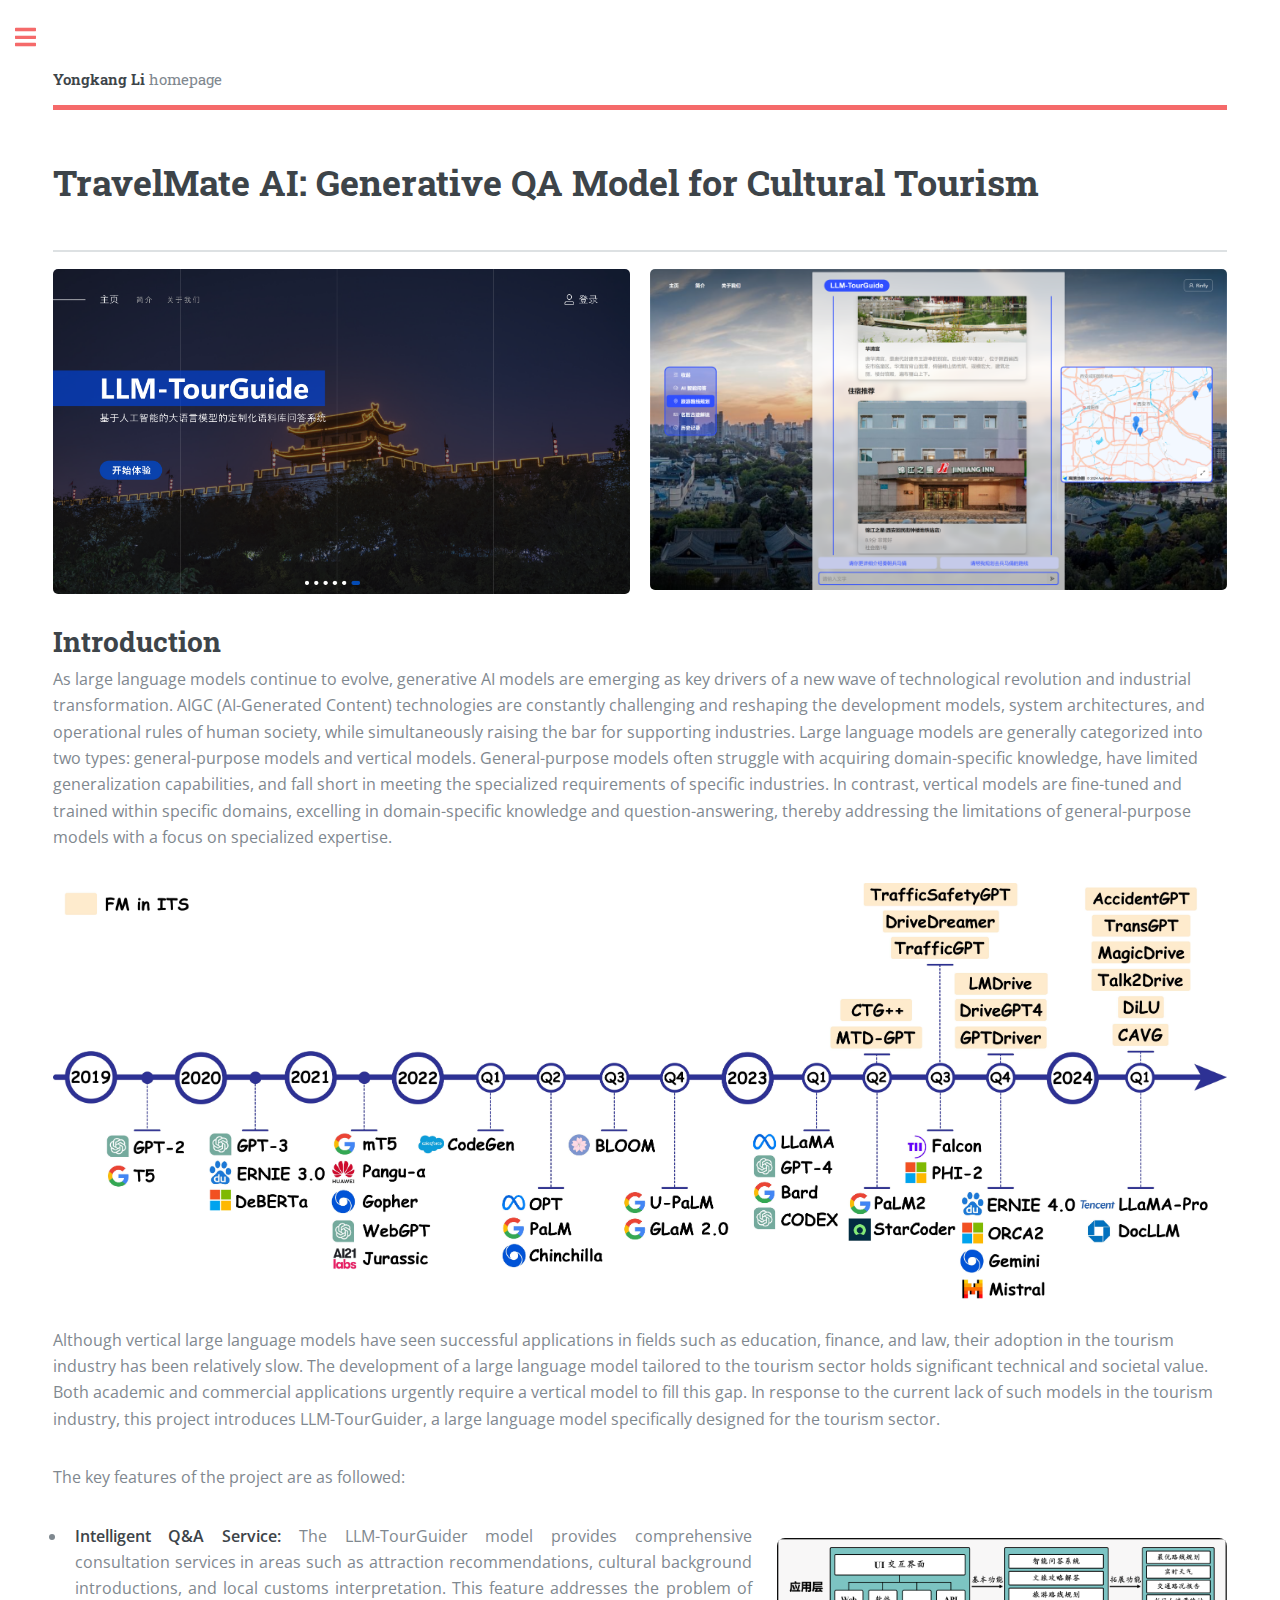
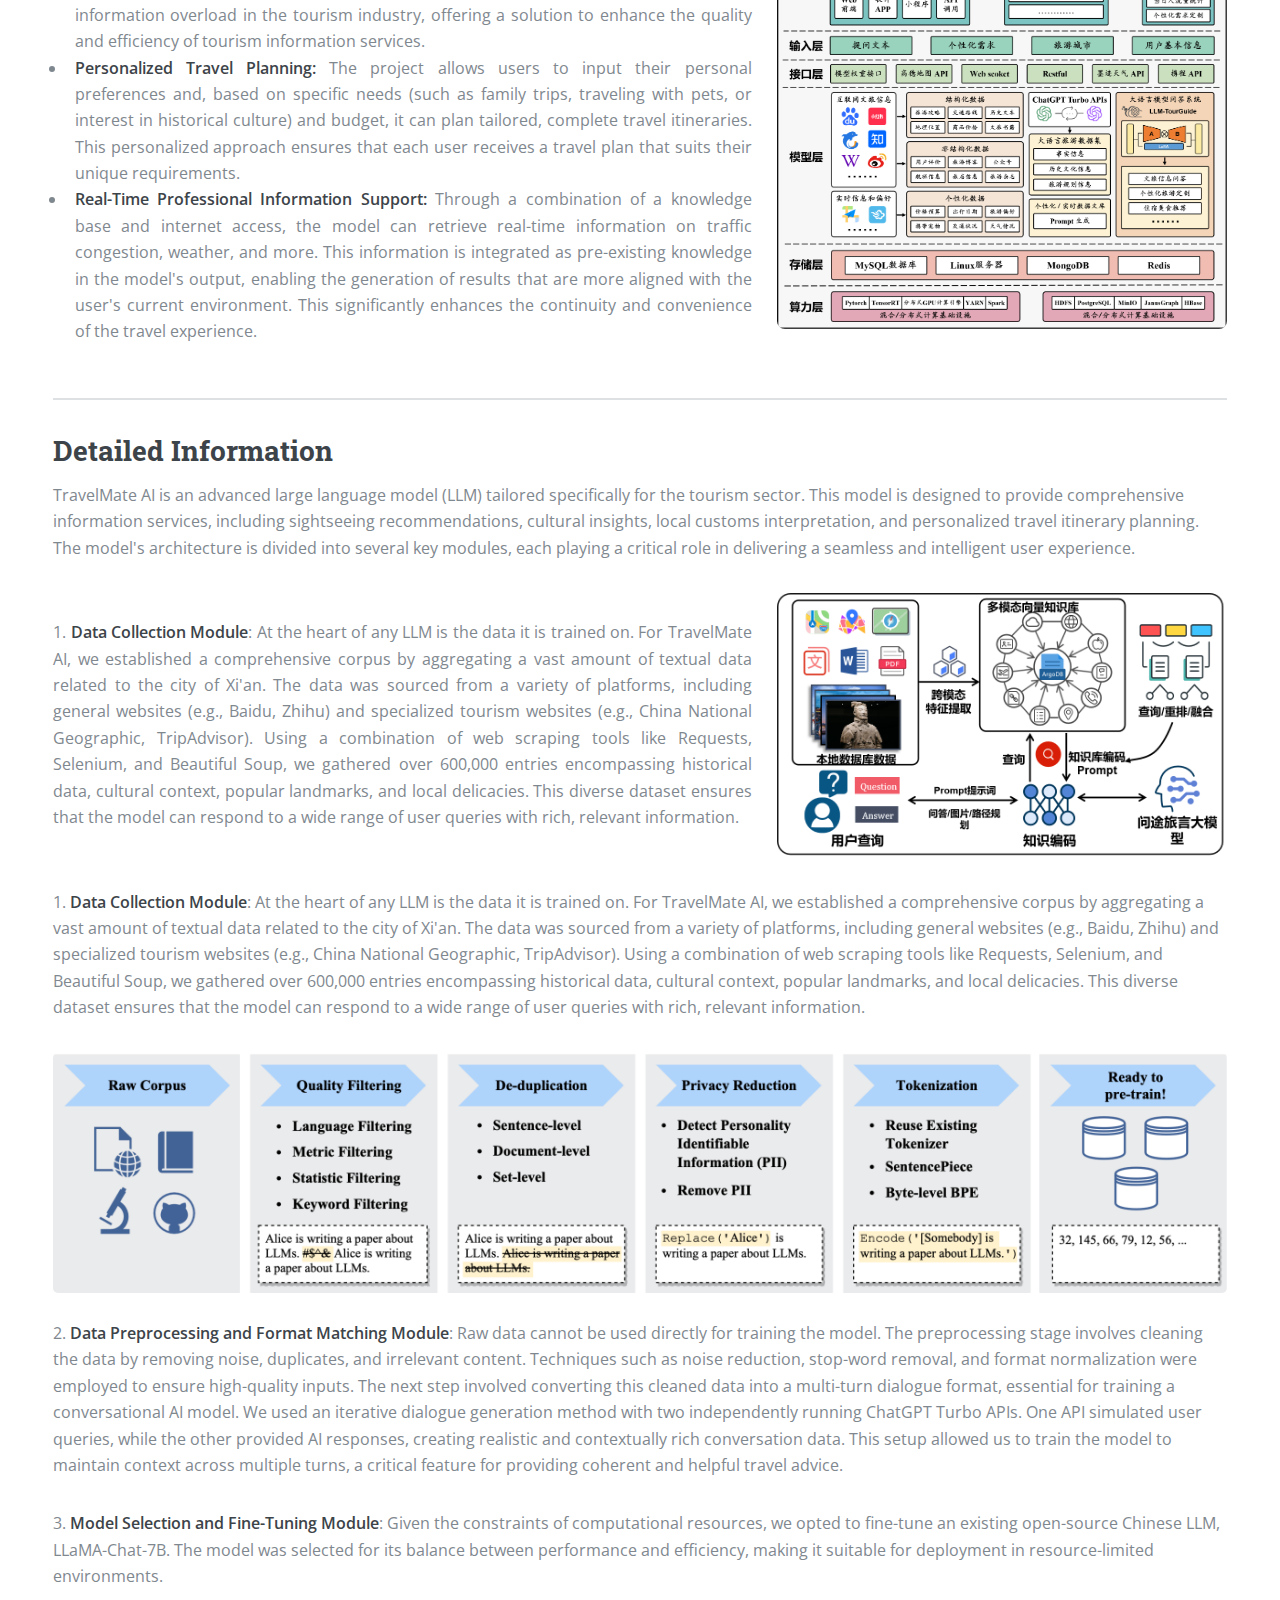
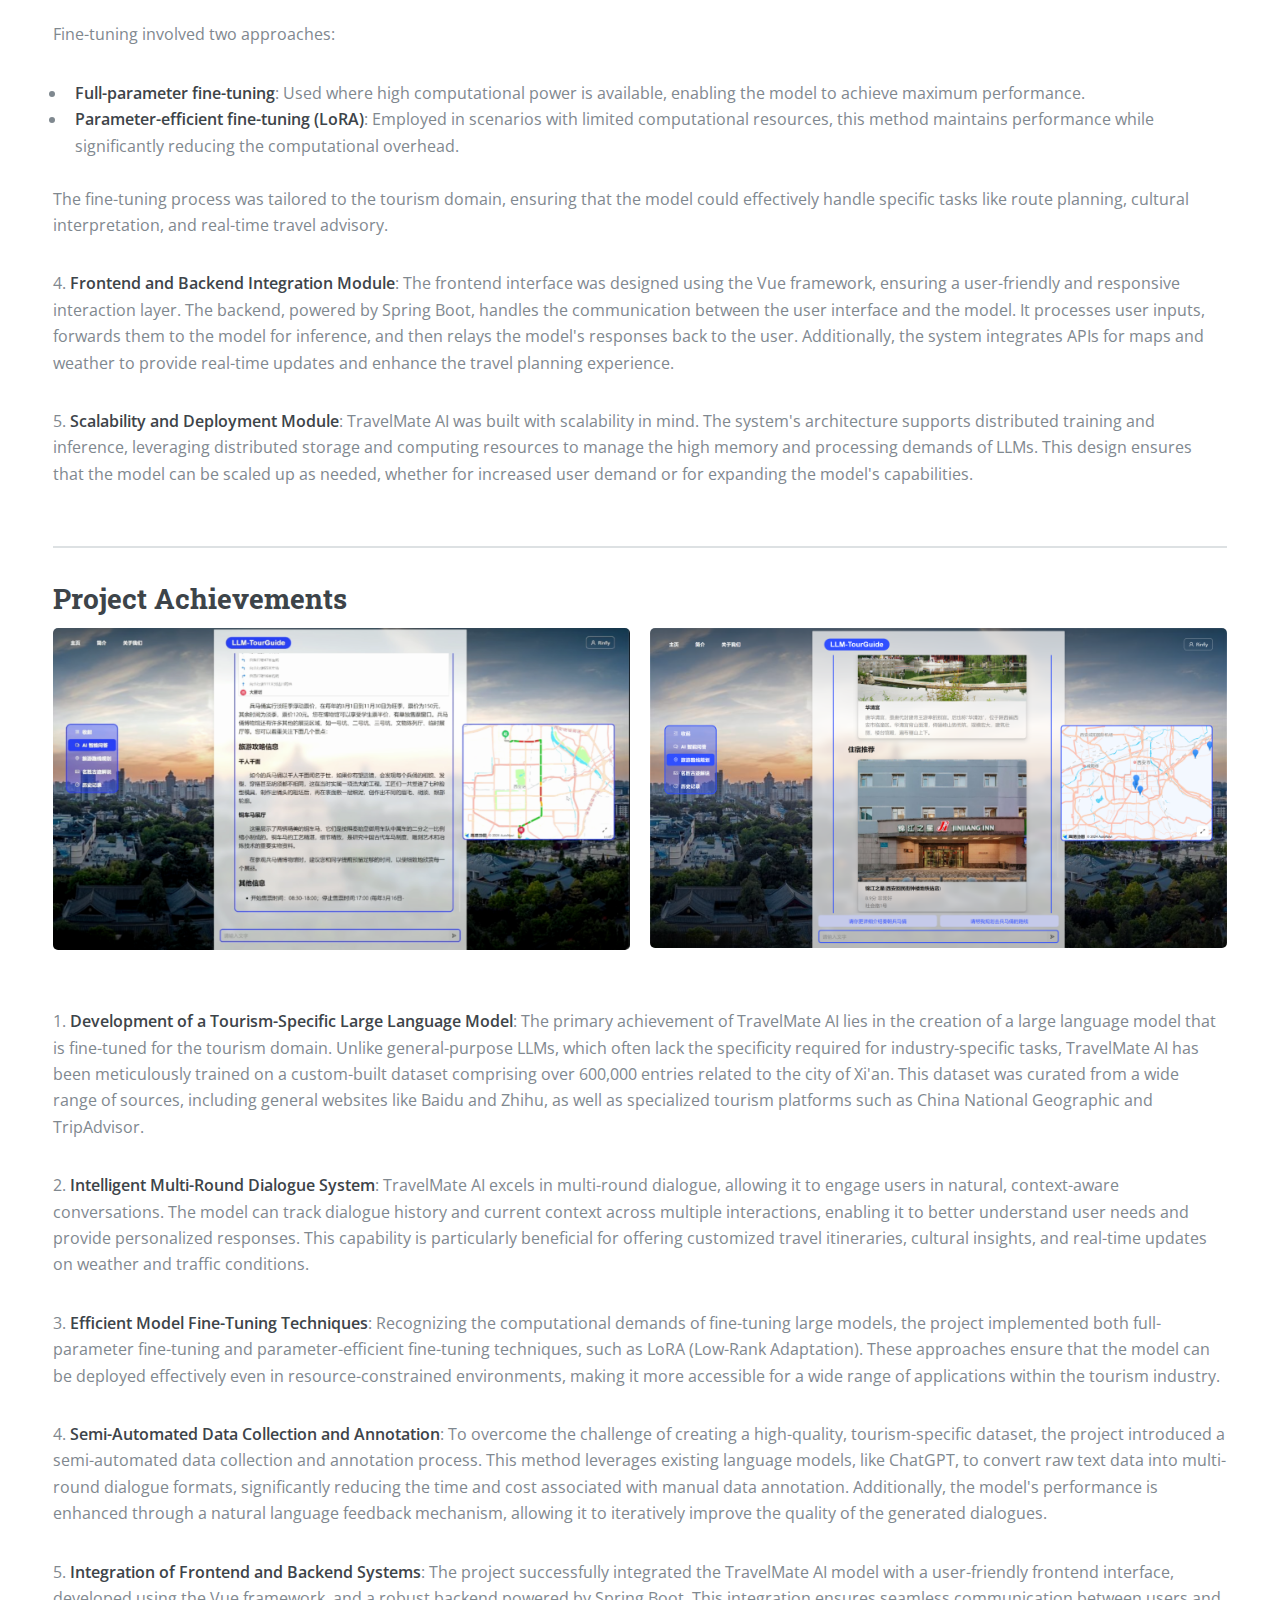
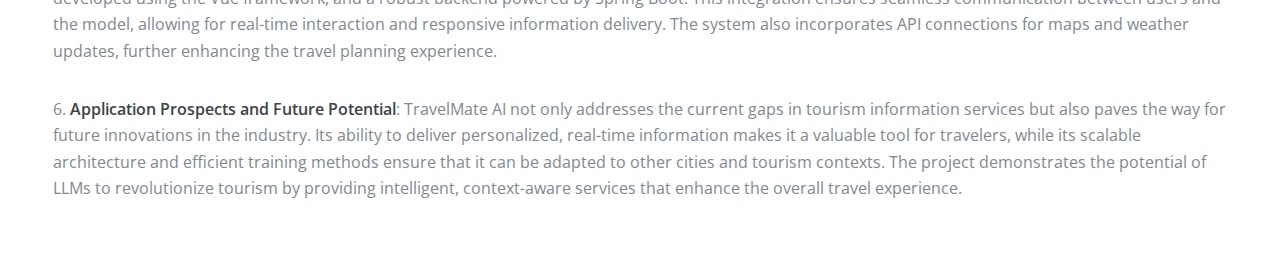
<file: project/project2-TravelMateAI.html>
<!DOCTYPE HTML>
<!--
	Editorial by HTML5 UP
	html5up.net | @ajlkn
	Free for personal and commercial use under the CCA 3.0 license (html5up.net/license)
-->
<html>
	<head>
		<title>Project1</title>
		<meta charset="utf-8" />
		<meta name="viewport" content="width=device-width, initial-scale=1, user-scalable=no" />
		<link rel="stylesheet" href="../assets/css/main.css" />
		<style>
            /* Flex container styles */
            .container {
                display: flex;
                justify-content: space-between;
                align-items: center;
            }
            
            /* Text container styles */
            .text-container {
                flex: 1;
                text-align: justify;
            }
            
            /* Image container styles */
            .image-container {
                flex: 0 0 auto; /* Prevent image container from growing */
            }
            
            /* Image styles */
            .image-container img {
                max-width: 450px; /* Adjust width as needed */
                height: auto; /* Maintain aspect ratio */
                border-radius: 8px; /* Optional: add rounded corners */
                margin-left: 25px; /* Space between text and image */
            }
        </style>
	</head>
	<body class="is-preload">

		<!-- Wrapper -->
			<div id="wrapper">

				<!-- Main -->
					<div id="main">
						<div class="inner">

							<!-- Header -->
                            <header id="header">
                                <a href="self.html" class="logo"><strong>Yongkang Li </strong> homepage</a>
                            </header>
                        
                        	<!-- Banner -->
                            <section id="banner">
                                <div class="content">
                                    <header>
                                        <h1 style="font-size: 36px;">TravelMate AI: Generative QA Model for Cultural Tourism</h1>
                                    </header>
                                </div>
                            </section>
                            <!-- <hr style="border-style: dashed; margin-top: -35px;" class="major" /> -->

							<!-- Section -->
							<section >						
								<div style="width: 100%; display: flex; justify-content: space-between; margin-top: -36px; margin-bottom: 24px;">
									<span class="image fit" style="flex: 1; margin-right: 10px;">
										<img src="../images/project/project2-TravelMateAI/8.png" alt="" style="width: 100%; display: block; margin: 0 auto;"/>
									</span>
									<span class="image fit" style="flex: 1; margin-left: 10px;">
										<img src="../images/project/project2-TravelMateAI/7.png" alt="" style="width: 100%; display: block; margin: 0 auto;"/>
									</span>
								</div>	
								<header class="main">
									<h1 id="introducation" style="font-size: 28px; margin-top: -20px; margin-bottom: 5px;">Introduction</h1>
								</header>

								<p style="font-size: 16px;">
									As large language models continue to evolve, generative AI models are emerging as key drivers of a new wave of technological revolution and industrial transformation. 
									AIGC (AI-Generated Content) technologies are constantly challenging and reshaping the development models, system architectures, and operational rules of human society, 
									while simultaneously raising the bar for supporting industries. Large language models are generally categorized into two types: general-purpose models and vertical models. 
									General-purpose models often struggle with acquiring domain-specific knowledge, have limited generalization capabilities, and fall short in meeting the specialized requirements of specific industries. 
									In contrast, vertical models are fine-tuned and trained within specific domains, excelling in domain-specific knowledge and question-answering, 
									thereby addressing the limitations of general-purpose models with a focus on specialized expertise.
								</p>
								<div>
									<span class="image fit" >
										<img src="../images/project/project2-TravelMateAI/9.jpg" alt="" style="width: 100%; display: block; margin: 0 auto;"/>
									</span>
								</div>
								<p style="font-size: 16px;">
									Although vertical large language models have seen successful applications in fields such as education, finance, and law, their adoption in the tourism industry has been relatively slow. 
									The development of a large language model tailored to the tourism sector holds significant technical and societal value. Both academic and commercial applications urgently require a vertical model to fill this gap. 
									In response to the current lack of such models in the tourism industry, this project introduces LLM-TourGuider, a large language model specifically designed for the tourism sector.
								</p><p style="font-size: 16px;">
									The key features of the project are as followed:</p>

								<div>
									<div class="container">
										<div class="text-container">
										<ul>
											<li style="font-size: 16px;"><b>Intelligent Q&A Service:</b> The LLM-TourGuider model provides comprehensive consultation services in areas such as attraction recommendations, 
												cultural background introductions, and local customs interpretation. This feature addresses the problem of information overload in the tourism industry, 
												offering a solution to enhance the quality and efficiency of tourism information services.
											</li>
											<li style="font-size: 16px;"><b>Personalized Travel Planning:</b> The project allows users to input their personal preferences and, based on specific needs (such as family trips, traveling with pets, 
												or interest in historical culture) and budget, it can plan tailored, complete travel itineraries. This personalized approach ensures that each user receives a travel plan that suits their unique requirements.</li>
											<li style="font-size: 16px;"><b>Real-Time Professional Information Support:</b> Through a combination of a knowledge base and internet access, the model can retrieve real-time information on traffic congestion, 
												weather, and more. This information is integrated as pre-existing knowledge in the model's output, enabling the generation of results that are more aligned with the user's current environment. 
												This significantly enhances the continuity and convenience of the travel experience.</li>
										</ul>
										</div>
										<div class="image-container">
											<span class="image fit">
												<img src="../images/project/project2-TravelMateAI/2.png" alt=""/>
											</span>
										</div>
									</div>
								</div>
									
						</section>

							<!-- Section -->
							<section>
								<div>
									<header>
										<h1 id="detailed-information" style="font-size: 28px; margin-top: -20px; margin-bottom: 12px;">Detailed Information</h1>
									</header>
								</div>
								
								<div>
									<p style="font-size: 16px;">TravelMate AI is an advanced large language model (LLM) tailored specifically for the tourism sector. This model is designed to provide comprehensive information services, 
										including sightseeing recommendations, cultural insights, local customs interpretation, and personalized travel itinerary planning. The model's architecture is divided into several key modules, 
										each playing a critical role in delivering a seamless and intelligent user experience.</p>
								</div>

								<p style="font-size: 16px;">
									<div class="container">
										<div class="text-container">
											<p style="font-size: 16px;">1. <b>Data Collection Module</b>: At the heart of any LLM is the data it is trained on. For TravelMate AI, we established a comprehensive corpus by aggregating a vast amount 
												of textual data related to the city of Xi'an. The data was sourced from a variety of platforms, including general websites (e.g., Baidu, Zhihu) and specialized tourism websites (e.g., China National Geographic, TripAdvisor). 
												Using a combination of web scraping tools like Requests, Selenium, and Beautiful Soup, we gathered over 600,000 entries encompassing historical data, cultural context, popular landmarks, and local delicacies.
												This diverse dataset ensures that the model can respond to a wide range of user queries with rich, relevant information.</p>
										</div>
										<div class="image-container">
											<span class="image fit">
												<img src="../images/project/project2-TravelMateAI/3.png" alt=""/>
											</span>
										</div>
								</div>

								<div>
									<p style="font-size: 16px;">1. <b>Data Collection Module</b>: At the heart of any LLM is the data it is trained on. For TravelMate AI, we established a comprehensive corpus by aggregating a vast amount 
										of textual data related to the city of Xi'an. The data was sourced from a variety of platforms, including general websites (e.g., Baidu, Zhihu) and specialized tourism websites (e.g., China National Geographic, TripAdvisor). 
										Using a combination of web scraping tools like Requests, Selenium, and Beautiful Soup, we gathered over 600,000 entries encompassing historical data, cultural context, popular landmarks, and local delicacies.
										This diverse dataset ensures that the model can respond to a wide range of user queries with rich, relevant information.</p>
								</div>

								<div>
									<span class="image fit" >
										<img src="../images/project/project2-TravelMateAI/5.png" alt="" style="width: 100%; display: block; margin: 0 auto;"/>
									</span>
								</div>

								<div>
									<p style="font-size: 16px;">2. <b>Data Preprocessing and Format Matching Module</b>: Raw data cannot be used directly for training the model. The preprocessing stage involves cleaning the data by removing noise, duplicates, 
										and irrelevant content. Techniques such as noise reduction, stop-word removal, and format normalization were employed to ensure high-quality inputs. The next step involved converting this cleaned data into a multi-turn dialogue format, 
										essential for training a conversational AI model. We used an iterative dialogue generation method with two independently running ChatGPT Turbo APIs. One API simulated user queries, while the other provided AI responses, 
										creating realistic and contextually rich conversation data. This setup allowed us to train the model to maintain context across multiple turns, a critical feature for providing coherent and helpful travel advice.</p>
								</div>

								<div>
									<p style="font-size: 16px;">3. <b>Model Selection and Fine-Tuning Module</b>: Given the constraints of computational resources, we opted to fine-tune an existing open-source Chinese LLM, LLaMA-Chat-7B. 
										The model was selected for its balance between performance and efficiency, making it suitable for deployment in resource-limited environments. </p>

										<p style="font-size: 16px;">Fine-tuning involved two approaches:</p>

										<ul>
											<li style="font-size: 16px;"><b>Full-parameter fine-tuning</b>: Used where high computational power is available, enabling the model to achieve maximum performance.</li>
											<li style="font-size: 16px;"><b>Parameter-efficient fine-tuning (LoRA)</b>: Employed in scenarios with limited computational resources, this method maintains performance while significantly reducing the computational overhead.</li>
										</ul>

										<p style="font-size: 16px;">The fine-tuning process was tailored to the tourism domain, ensuring that the model could effectively handle specific tasks like route planning, cultural interpretation, and real-time travel advisory.</p>
								</div>
								
								<div>
									<p style="font-size: 16px;">4. <b>Frontend and Backend Integration Module</b>: The frontend interface was designed using the Vue framework, ensuring a user-friendly and responsive interaction layer. The backend, powered by Spring Boot, 
										handles the communication between the user interface and the model. It processes user inputs, forwards them to the model for inference, and then relays the model's responses back to the user.
										Additionally, the system integrates APIs for maps and weather to provide real-time updates and enhance the travel planning experience.</p>
								</div>

								<div>
									<p style="font-size: 16px;">5. <b>Scalability and Deployment Module</b>: TravelMate AI was built with scalability in mind. The system's architecture supports distributed training and inference, 
										leveraging distributed storage and computing resources to manage the high memory and processing demands of LLMs. This design ensures that the model can be scaled up as needed, whether for increased user demand or for expanding the model's capabilities.</p>
								</div>

								<div>
								
							</section>

							<!-- Section -->
							<section>
								<div>
									<div>
										<header>
											<h1 id="project-achievements" style="font-size: 28px; margin-top: -20px; margin-bottom: 10px;">Project Achievements</h1>
										</header>
									</div>
									<div style="width: 100%; display: flex; justify-content: space-between;">
										<span class="image fit" style="flex: 1; margin-right: 10px;">
											<img src="../images/project/project2-TravelMateAI/6.png" alt="" style="width: 100%; display: block; margin: 0 auto;"/>
										</span>
										<span class="image fit" style="flex: 1; margin-left: 10px;">
											<img src="../images/project/project2-TravelMateAI/7.png" alt="" style="width: 100%; display: block; margin: 0 auto;"/>
										</span>
									</div>

									<p style="font-size: 16px;"></p>

									<div>
										<p style="font-size: 16px;">1. <b>Development of a Tourism-Specific Large Language Model</b>: The primary achievement of TravelMate AI lies in the creation of a large language model that is fine-tuned for the tourism domain. 
											Unlike general-purpose LLMs, which often lack the specificity required for industry-specific tasks, TravelMate AI has been meticulously trained on a custom-built dataset comprising over 600,000 entries related to the city of Xi'an. 
											This dataset was curated from a wide range of sources, including general websites like Baidu and Zhihu, as well as specialized tourism platforms such as China National Geographic and TripAdvisor.</p>
										<p style="font-size: 16px;">2. <b>Intelligent Multi-Round Dialogue System</b>: TravelMate AI excels in multi-round dialogue, allowing it to engage users in natural, context-aware conversations. 
											The model can track dialogue history and current context across multiple interactions, enabling it to better understand user needs and provide personalized responses. 
											This capability is particularly beneficial for offering customized travel itineraries, cultural insights, and real-time updates on weather and traffic conditions.</p>
										<p style="font-size: 16px;">3. <b>Efficient Model Fine-Tuning Techniques</b>: Recognizing the computational demands of fine-tuning large models, the project implemented both full-parameter fine-tuning and parameter-efficient fine-tuning techniques, 
											such as LoRA (Low-Rank Adaptation). These approaches ensure that the model can be deployed effectively even in resource-constrained environments, making it more accessible for a wide range of applications within the tourism industry.</p>
										<p style="font-size: 16px;">4. <b>Semi-Automated Data Collection and Annotation</b>: To overcome the challenge of creating a high-quality, tourism-specific dataset, the project introduced a semi-automated data collection and annotation process. 
											This method leverages existing language models, like ChatGPT, to convert raw text data into multi-round dialogue formats, significantly reducing the time and cost associated with manual data annotation. 
											Additionally, the model's performance is enhanced through a natural language feedback mechanism, allowing it to iteratively improve the quality of the generated dialogues.</p>
										<p style="font-size: 16px;">5. <b>Integration of Frontend and Backend Systems</b>: The project successfully integrated the TravelMate AI model with a user-friendly frontend interface, developed using the Vue framework, 
											and a robust backend powered by Spring Boot. This integration ensures seamless communication between users and the model, allowing for real-time interaction and responsive information delivery. 
											The system also incorporates API connections for maps and weather updates, further enhancing the travel planning experience.</p>
										<p style="font-size: 16px;">6. <b>Application Prospects and Future Potential</b>: TravelMate AI not only addresses the current gaps in tourism information services but also paves the way for future innovations in the industry. 
											Its ability to deliver personalized, real-time information makes it a valuable tool for travelers, while its scalable architecture and efficient training methods ensure that it can be adapted to other cities and tourism contexts. 
											The project demonstrates the potential of LLMs to revolutionize tourism by providing intelligent, context-aware services that enhance the overall travel experience.</p>
									</div>
								</div>
							</section>
						</div>
					</div>

					<!-- Sidebar -->
					<div id="sidebar">
						<div class="inner">

							<!-- Search -->
								<section id="search" class="alt">
									<form method="post" action="#">
										<input type="text" name="query" id="query" placeholder="Search" />
									</form>
								</section>

								<!-- Menu -->
								<nav id="menu">
									<header class="major">
										<h2>Menu</h2>
									</header>
									<ul>
										<!-- <li><a href="index.html">Homepage</a></li> -->
                                        <li>
											<a href="../index.html" class="opener">Homepage</a>
											<ul>
												<li><a href="../index.html#self-introduction">SELF-INTRODUCTION</a></li>
												<li><a href="../index.html#news">NEWS</a></li>
												<li><a href="../index.html#research">RESEARCH</a></li>
                                                <li><a href="../index.html#software-copyright">SOFTWARE COPYRIGHT</a></li>
                                                <li><a href="../index.html#project">PROJECT</a></li>
												<li><a href="../index.html#scholarship-and-awards">SCHOLARSHIP AND AWARDS</a></li>
                                                <li><a href="../index.html#leadership-and-activities">LEADERSHIP AND ACTIVITIES</a></li>
											</ul>
                                        </li>
                                        <li>
                                            <a href="../publication/publication.html" class="opener">Publication</a>
											<ul>
												<li><a href="../publication/publication.html#2024">2024</a></li>
                                                <ul>
                                                    <li><a href="../publication/paper/aap.html">When, Where, and What? A Benchmark for Accident Anticipation and Localization with Large Language Models</a></li>
                                                    <li><a href="../publication/paper/ecai24.html">Less is More: Efficient Brain-Inspired Learning for Autonomous Driving Trajectory Prediction</a></li>
                                                    <li><a href="../publication/paper/aap.html">Real-time Accident Anticipation for Autonomous Driving Through Monocular Depth-Enhanced 3D Modeling</a></li>
                                                    <li><a href="../publication/paper/tiv.html">A Cognitive-Based Trajectory Prediction Approach for Autonomous Driving</a></li>
                                                </ul>
												<li><a href="../publication/publication.html#2023">2023</a></li>
                                                <ul>
                                                    <li><a href="#">Lightweight Human Observation-inspired Trajectory Prediction For Autonomous Driving</a></li>
                                                </ul>
											</ul>
										</li>
									</ul>
								</nav>

						</div>
					</div>

			</div>

		<!-- Scripts -->
			<script src="../assets/js/jquery.min.js"></script>
			<script src="../assets/js/browser.min.js"></script>
			<script src="../assets/js/breakpoints.min.js"></script>
			<script src="../assets/js/util.js"></script>
			<script src="../assets/js/main.js"></script>

	</body>
</html>
</file>
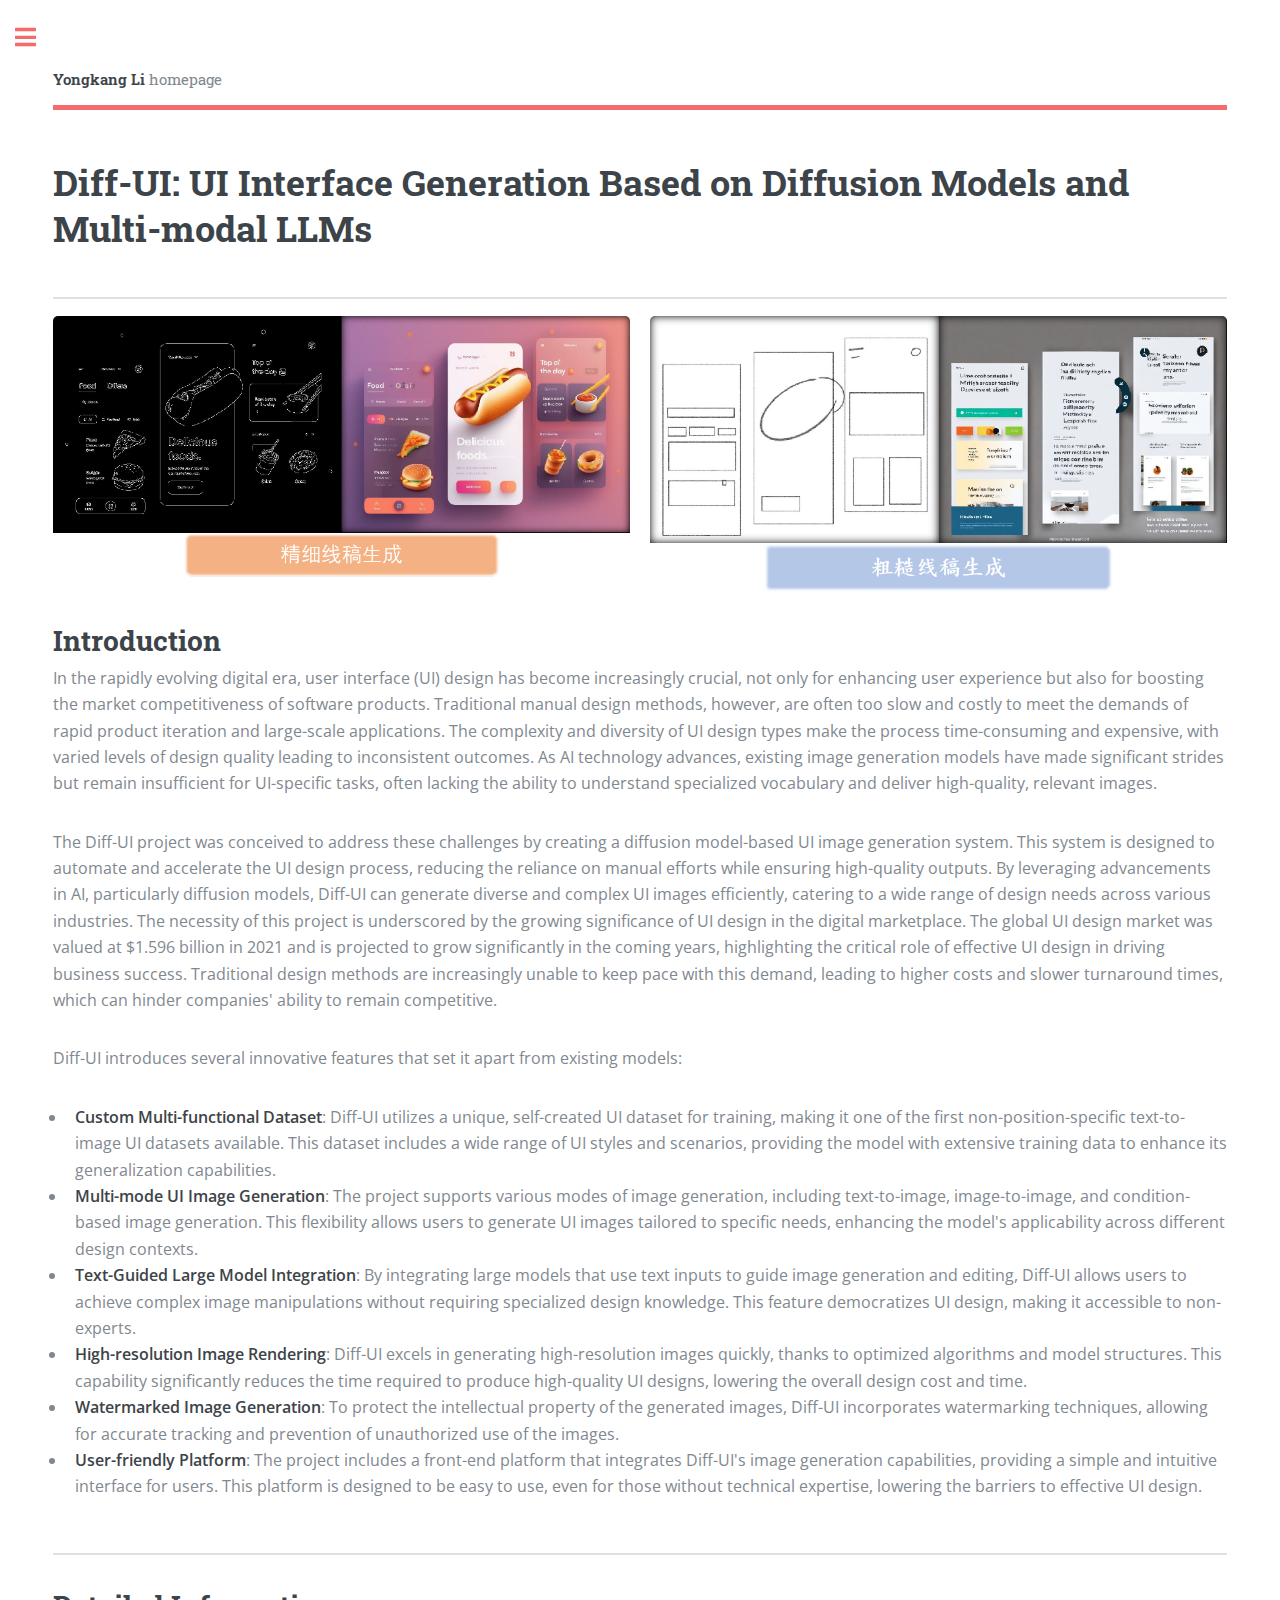
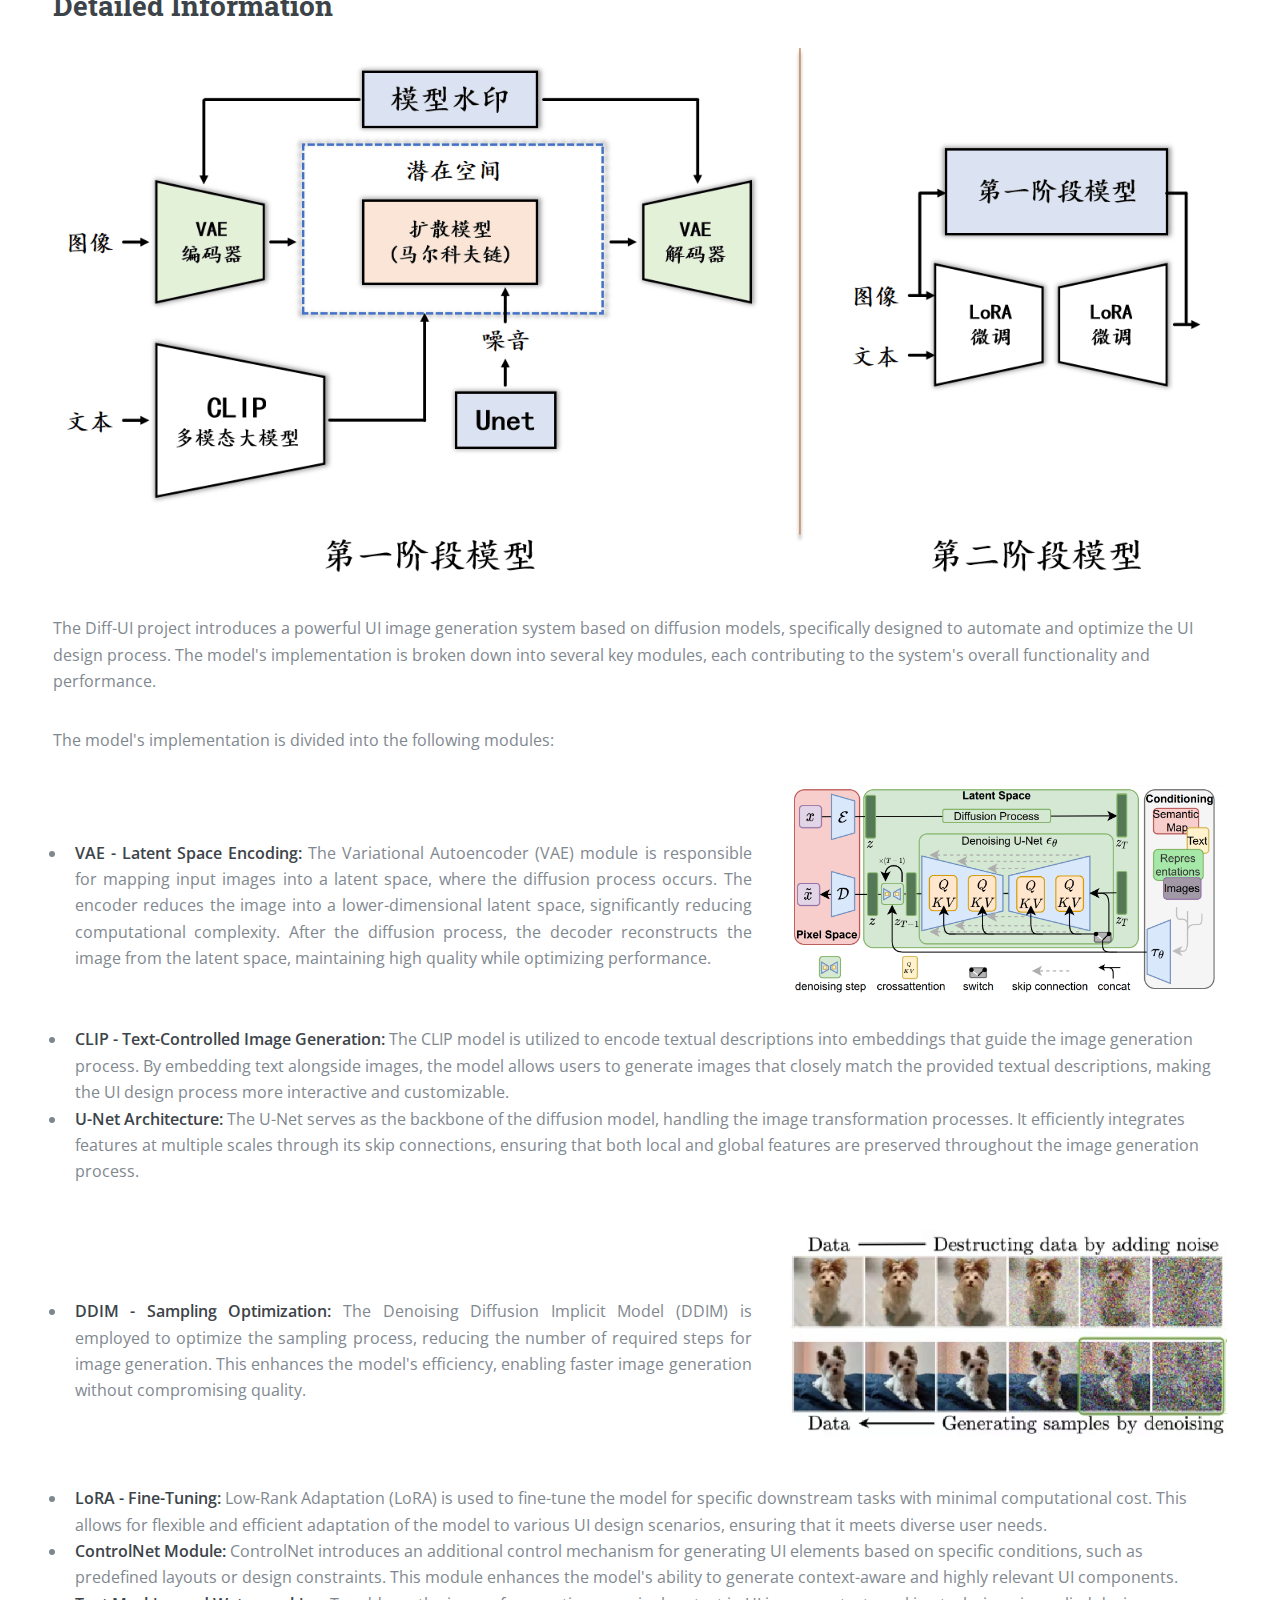
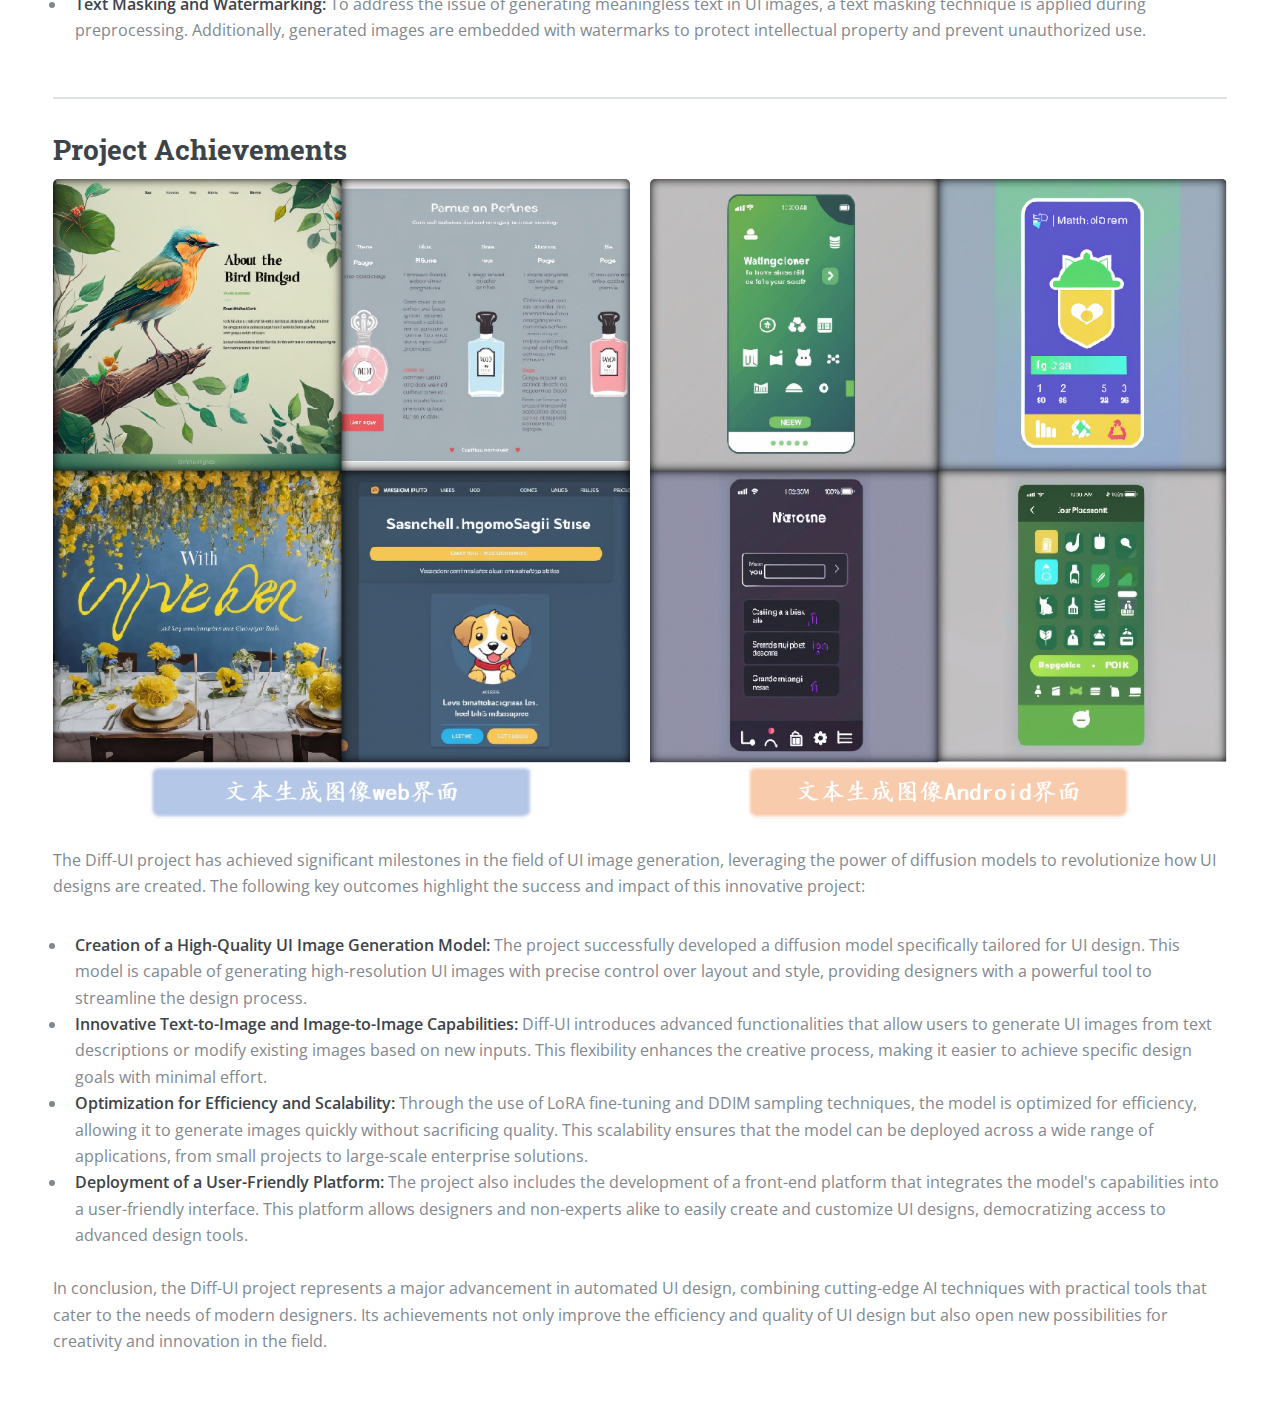
<file: project/project3-Diffusion.html>
<!DOCTYPE HTML>
<!--
	Editorial by HTML5 UP
	html5up.net | @ajlkn
	Free for personal and commercial use under the CCA 3.0 license (html5up.net/license)
-->
<html>
	<head>
		<title>Project1</title>
		<meta charset="utf-8" />
		<meta name="viewport" content="width=device-width, initial-scale=1, user-scalable=no" />
		<link rel="stylesheet" href="../assets/css/main.css" />
		<style>
            /* Flex container styles */
            .container {
                display: flex;
                justify-content: space-between;
                align-items: center;
            }
            
            /* Text container styles */
            .text-container {
                flex: 1;
                text-align: justify;
            }
            
            /* Image container styles */
            .image-container {
                flex: 0 0 auto; /* Prevent image container from growing */
            }
            
            /* Image styles */
            .image-container img {
                max-width: 450px; /* Adjust width as needed */
                height: auto; /* Maintain aspect ratio */
                border-radius: 8px; /* Optional: add rounded corners */
                margin-left: 25px; /* Space between text and image */
            }
        </style>
	</head>
	<body class="is-preload">

		<!-- Wrapper -->
			<div id="wrapper">

				<!-- Main -->
					<div id="main">
						<div class="inner">

							<!-- Header -->
                            <header id="header">
                                <a href="self.html" class="logo"><strong>Yongkang Li </strong> homepage</a>
                            </header>
                        
                        	<!-- Banner -->
                            <section id="banner">
                                <div class="content">
                                    <header>
                                        <h1 style="font-size: 36px;">Diff-UI: UI Interface Generation Based on Diffusion Models and Multi-modal LLMs</h1>
                                    </header>
                                </div>
                            </section>
                            <!-- <hr style="border-style: dashed; margin-top: -35px;" class="major" /> -->

							<!-- Section -->
							<section >						
								<div style="width: 100%; display: flex; justify-content: space-between; margin-top: -36px; margin-bottom: 24px;">
									<span class="image fit" style="flex: 1; margin-right: 10px;">
										<img src="../images/project/project3-DiffUI/6.png" alt="" style="width: 100%; display: block; margin: 0 auto;"/>
									</span>
									<span class="image fit" style="flex: 1; margin-left: 10px;">
										<img src="../images/project/project3-DiffUI/7.png" alt="" style="width: 100%; display: block; margin: 0 auto;"/>
									</span>
								</div>	
								<header class="main">
									<h1 id="introducation" style="font-size: 28px; margin-top: -20px; margin-bottom: 5px;">Introduction</h1>
								</header>

								<p style="font-size: 16px;">
								In the rapidly evolving digital era, user interface (UI) design has become increasingly crucial, not only for enhancing user experience but also for boosting the market competitiveness of software products. 
								Traditional manual design methods, however, are often too slow and costly to meet the demands of rapid product iteration and large-scale applications. The complexity and diversity of UI design types make the process time-consuming and expensive, 
								with varied levels of design quality leading to inconsistent outcomes. As AI technology advances, existing image generation models have made significant strides but remain insufficient for UI-specific tasks, 
								often lacking the ability to understand specialized vocabulary and deliver high-quality, relevant images.</p>
								<p style="font-size: 16px;">
								The Diff-UI project was conceived to address these challenges by creating a diffusion model-based UI image generation system. This system is designed to automate and accelerate the UI design process, 
								reducing the reliance on manual efforts while ensuring high-quality outputs. By leveraging advancements in AI, particularly diffusion models, Diff-UI can generate diverse and complex UI images efficiently, 
								catering to a wide range of design needs across various industries. The necessity of this project is underscored by the growing significance of UI design in the digital marketplace. 
								The global UI design market was valued at $1.596 billion in 2021 and is projected to grow significantly in the coming years, highlighting the critical role of effective UI design in driving business success. 
								Traditional design methods are increasingly unable to keep pace with this demand, leading to higher costs and slower turnaround times, which can hinder companies' ability to remain competitive.
								</p><p style="font-size: 16px;">
									Diff-UI introduces several innovative features that set it apart from existing models:
								</p><p style="font-size: 16px;">
									<ul>
										<li style="font-size: 16px;"><b>Custom Multi-functional Dataset</b>: Diff-UI utilizes a unique, self-created UI dataset for training, making it one of the first non-position-specific text-to-image UI datasets available. 
											This dataset includes a wide range of UI styles and scenarios, providing the model with extensive training data to enhance its generalization capabilities.</li>
										<li style="font-size: 16px;"><b>Multi-mode UI Image Generation</b>: The project supports various modes of image generation, including text-to-image, image-to-image, and condition-based image generation. 
											This flexibility allows users to generate UI images tailored to specific needs, enhancing the model's applicability across different design contexts.</li>
										<li style="font-size: 16px;"><b>Text-Guided Large Model Integration</b>: By integrating large models that use text inputs to guide image generation and editing, Diff-UI allows users to achieve complex 
											image manipulations without requiring specialized design knowledge. This feature democratizes UI design, making it accessible to non-experts.</li>
										<li style="font-size: 16px;"><b>High-resolution Image Rendering</b>: Diff-UI excels in generating high-resolution images quickly, thanks to optimized algorithms and model structures. 
											This capability significantly reduces the time required to produce high-quality UI designs, lowering the overall design cost and time.</li>
										<li style="font-size: 16px;"><b>Watermarked Image Generation</b>: To protect the intellectual property of the generated images, Diff-UI incorporates watermarking techniques, 
											allowing for accurate tracking and prevention of unauthorized use of the images.</li>
										<li style="font-size: 16px;"><b>User-friendly Platform</b>: The project includes a front-end platform that integrates Diff-UI's image generation capabilities, providing a simple and intuitive interface for users. 
											This platform is designed to be easy to use, even for those without technical expertise, lowering the barriers to effective UI design.</li>
									</ul>
								</p>	
						</section>

						

							<!-- Section -->
							<section>
								<div>
									<header>
										<h1 id="detailed-information" style="font-size: 28px; margin-top: -20px; margin-bottom: 12px;">Detailed Information</h1>
									</header>
								</div>

								<div style="width: 100%; display: flex; justify-content: space-between;">
									<span class="image fit" style="flex: 1; margin-right: 10px;">
										<img src="../images/project/project3-DiffUI/1.png" alt="" style="width: 100%; display: block; margin: 0 auto;"/>
									</span>
								</div>

								<p style="font-size: 16px;">The Diff-UI project introduces a powerful UI image generation system based on diffusion models, specifically designed to automate and optimize the UI design process. 
									The model's implementation is broken down into several key modules, each contributing to the system's overall functionality and performance.</p>

								<p style="font-size: 16px;">The model's implementation is divided into the following modules:</p>

								<p style="font-size: 16px;">
									<ul>
										<div>
											<p style="font-size: 16px;"><b></b>
												<div class="container">
													<div class="text-container">
														<li style="font-size: 16px;"><b>VAE - Latent Space Encoding:</b> The Variational Autoencoder (VAE) module is responsible for mapping input images into a latent space, 
															where the diffusion process occurs. The encoder reduces the image into a lower-dimensional latent space, significantly reducing computational complexity. 
															After the diffusion process, the decoder reconstructs the image from the latent space, maintaining high quality while optimizing performance.</li>				
													</div>
													<div class="image-container">
														<span class="image fit">
															<img src="../images/project/project3-DiffUI/2.png" alt=""/>
														</span>
													</div>
												</div>
											</div>
										<li style="font-size: 16px;"><b>CLIP - Text-Controlled Image Generation:</b> The CLIP model is utilized to encode textual descriptions into embeddings that guide the image generation process. 
											By embedding text alongside images, the model allows users to generate images that closely match the provided textual descriptions, making the UI design process more interactive and customizable.</li>
										<li style="font-size: 16px;"><b>U-Net Architecture:</b> The U-Net serves as the backbone of the diffusion model, handling the image transformation processes. 
											It efficiently integrates features at multiple scales through its skip connections, ensuring that both local and global features are preserved throughout the image generation process.</li>
										<div>
											<p style="font-size: 16px;"><b></b>
												<div class="container">
													<div class="text-container">
														<li style="font-size: 16px;"><b>DDIM - Sampling Optimization:</b> The Denoising Diffusion Implicit Model (DDIM) is employed to optimize the sampling process, 
															reducing the number of required steps for image generation. This enhances the model's efficiency, enabling faster image generation without compromising quality.</li>
													</div>
													<div class="image-container">
														<span class="image fit">
															<img src="../images/project/project3-DiffUI/3.png" alt=""/>
														</span>
													</div>
												</div>
											</div>
										<li style="font-size: 16px;"><b>LoRA - Fine-Tuning:</b> Low-Rank Adaptation (LoRA) is used to fine-tune the model for specific downstream tasks with minimal computational cost. 
											This allows for flexible and efficient adaptation of the model to various UI design scenarios, ensuring that it meets diverse user needs.</li>
										<li style="font-size: 16px;"><b>ControlNet Module:</b> ControlNet introduces an additional control mechanism for generating UI elements based on specific conditions, 
											such as predefined layouts or design constraints. This module enhances the model's ability to generate context-aware and highly relevant UI components.</li>
										<li style="font-size: 16px;"><b>Text Masking and Watermarking:</b> To address the issue of generating meaningless text in UI images, a text masking technique is applied during preprocessing. 
											Additionally, generated images are embedded with watermarks to protect intellectual property and prevent unauthorized use.</li>
									</ul>
								</p>
							</section>

							<!-- Section -->
							<section>
								<div>
									<div>
										<header>
											<h1 id="project-achievements" style="font-size: 28px; margin-top: -20px; margin-bottom: 10px;">Project Achievements</h1>
										</header>
									</div>
									<div style="width: 100%; display: flex; justify-content: space-between; ">
										<span class="image fit" style="flex: 1; margin-right: 10px;">
											<img src="../images/project/project3-DiffUI/4.png" alt="" style="width: 100%; display: block; margin: 0 auto;"/>
										</span>
										<span class="image fit" style="flex: 1; margin-left: 10px;">
											<img src="../images/project/project3-DiffUI/5.png" alt="" style="width: 100%; display: block; margin: 0 auto;"/>
										</span>
									</div>

									<p style="font-size: 16px;">The Diff-UI project has achieved significant milestones in the field of UI image generation, 
										leveraging the power of diffusion models to revolutionize how UI designs are created. The following key outcomes highlight the success and impact of this innovative project:</p>

									<p style="font-size: 16px;">
										<ul>
											<li style="font-size: 16px;"><b>Creation of a High-Quality UI Image Generation Model:</b> The project successfully developed a diffusion model specifically tailored for UI design. 
												This model is capable of generating high-resolution UI images with precise control over layout and style, providing designers with a powerful tool to streamline the design process.</li>
											<li style="font-size: 16px;"><b>Innovative Text-to-Image and Image-to-Image Capabilities:</b> Diff-UI introduces advanced functionalities that allow users to generate UI images from text 
												descriptions or modify existing images based on new inputs. This flexibility enhances the creative process, making it easier to achieve specific design goals with minimal effort.</li>
											<li style="font-size: 16px;"><b>Optimization for Efficiency and Scalability:</b> Through the use of LoRA fine-tuning and DDIM sampling techniques, the model is optimized for efficiency, 
												allowing it to generate images quickly without sacrificing quality. This scalability ensures that the model can be deployed across a wide range of applications, from small projects to large-scale enterprise solutions.</li>
											<li style="font-size: 16px;"><b>Deployment of a User-Friendly Platform:</b> The project also includes the development of a front-end platform that integrates the model's capabilities into a user-friendly interface. 
												This platform allows designers and non-experts alike to easily create and customize UI designs, democratizing access to advanced design tools.</li>
										</ul>
									</p>

									<p style="font-size: 16px;">In conclusion, the Diff-UI project represents a major advancement in automated UI design, combining cutting-edge AI techniques with practical tools that cater to the needs of modern designers. 
										Its achievements not only improve the efficiency and quality of UI design but also open new possibilities for creativity and innovation in the field.</p>

								</div>
							</section>
						</div>
					</div>

					<!-- Sidebar -->
					<div id="sidebar">
						<div class="inner">

							<!-- Search -->
								<section id="search" class="alt">
									<form method="post" action="#">
										<input type="text" name="query" id="query" placeholder="Search" />
									</form>
								</section>

								<!-- Menu -->
								<nav id="menu">
									<header class="major">
										<h2>Menu</h2>
									</header>
									<ul>
										<!-- <li><a href="index.html">Homepage</a></li> -->
                                        <li>
											<a href="../index.html" class="opener">Homepage</a>
											<ul>
												<li><a href="../index.html#self-introduction">SELF-INTRODUCTION</a></li>
												<li><a href="../index.html#news">NEWS</a></li>
												<li><a href="../index.html#research">RESEARCH</a></li>
                                                <li><a href="../index.html#software-copyright">SOFTWARE COPYRIGHT</a></li>
                                                <li><a href="../index.html#project">PROJECT</a></li>
												<li><a href="../index.html#scholarship-and-awards">SCHOLARSHIP AND AWARDS</a></li>
                                                <li><a href="../index.html#leadership-and-activities">LEADERSHIP AND ACTIVITIES</a></li>
											</ul>
                                        </li>
                                        <li>
                                            <a href="../publication/publication.html" class="opener">Publication</a>
											<ul>
												<li><a href="../publication/publication.html#2024">2024</a></li>
                                                <ul>
                                                    <li><a href="../publication/paper/aap.html">When, Where, and What? A Benchmark for Accident Anticipation and Localization with Large Language Models</a></li>
                                                    <li><a href="../publication/paper/ecai24.html">Less is More: Efficient Brain-Inspired Learning for Autonomous Driving Trajectory Prediction</a></li>
                                                    <li><a href="../publication/paper/aap.html">Real-time Accident Anticipation for Autonomous Driving Through Monocular Depth-Enhanced 3D Modeling</a></li>
                                                    <li><a href="../publication/paper/tiv.html">A Cognitive-Based Trajectory Prediction Approach for Autonomous Driving</a></li>
                                                </ul>
												<li><a href="../publication/publication.html#2023">2023</a></li>
                                                <ul>
                                                    <li><a href="#">Lightweight Human Observation-inspired Trajectory Prediction For Autonomous Driving</a></li>
                                                </ul>
											</ul>
										</li>
									</ul>
								</nav>

						</div>
					</div>

			</div>

		<!-- Scripts -->
			<script src="../assets/js/jquery.min.js"></script>
			<script src="../assets/js/browser.min.js"></script>
			<script src="../assets/js/breakpoints.min.js"></script>
			<script src="../assets/js/util.js"></script>
			<script src="../assets/js/main.js"></script>

	</body>
</html>
</file>
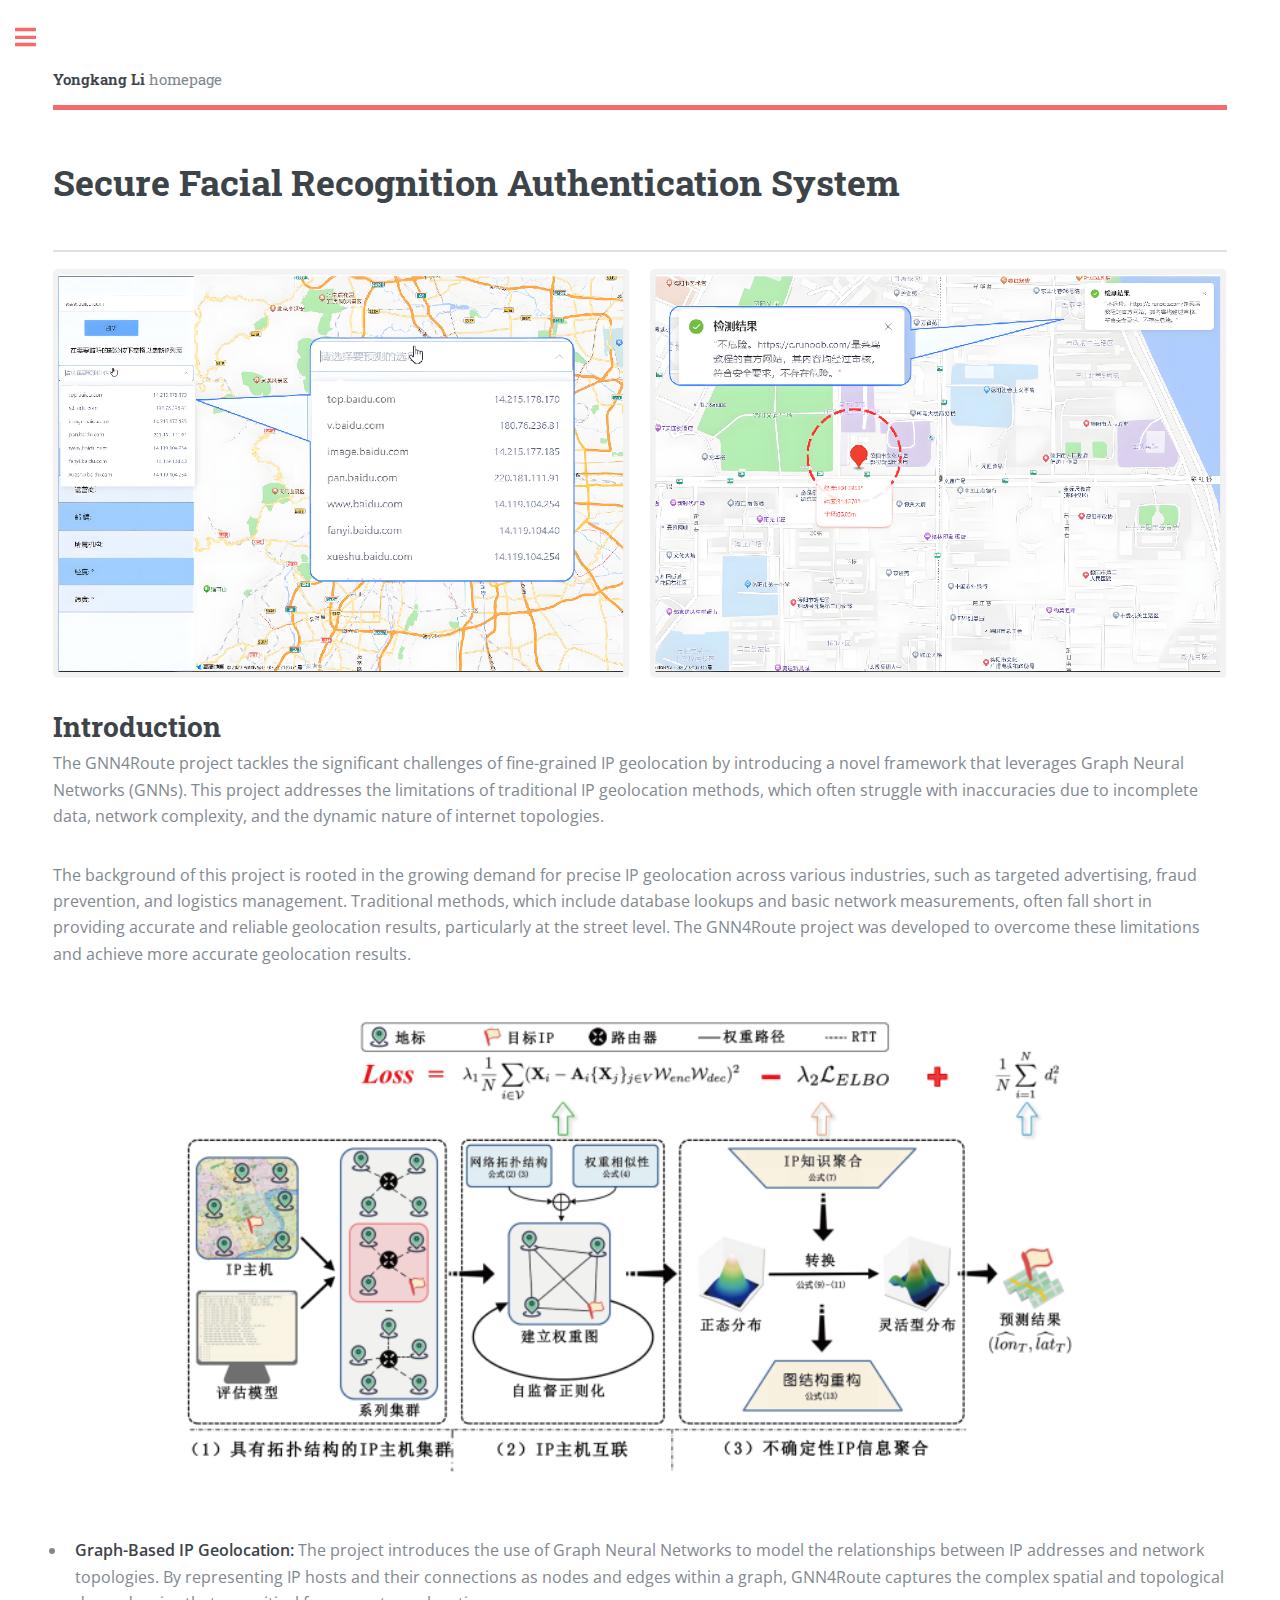
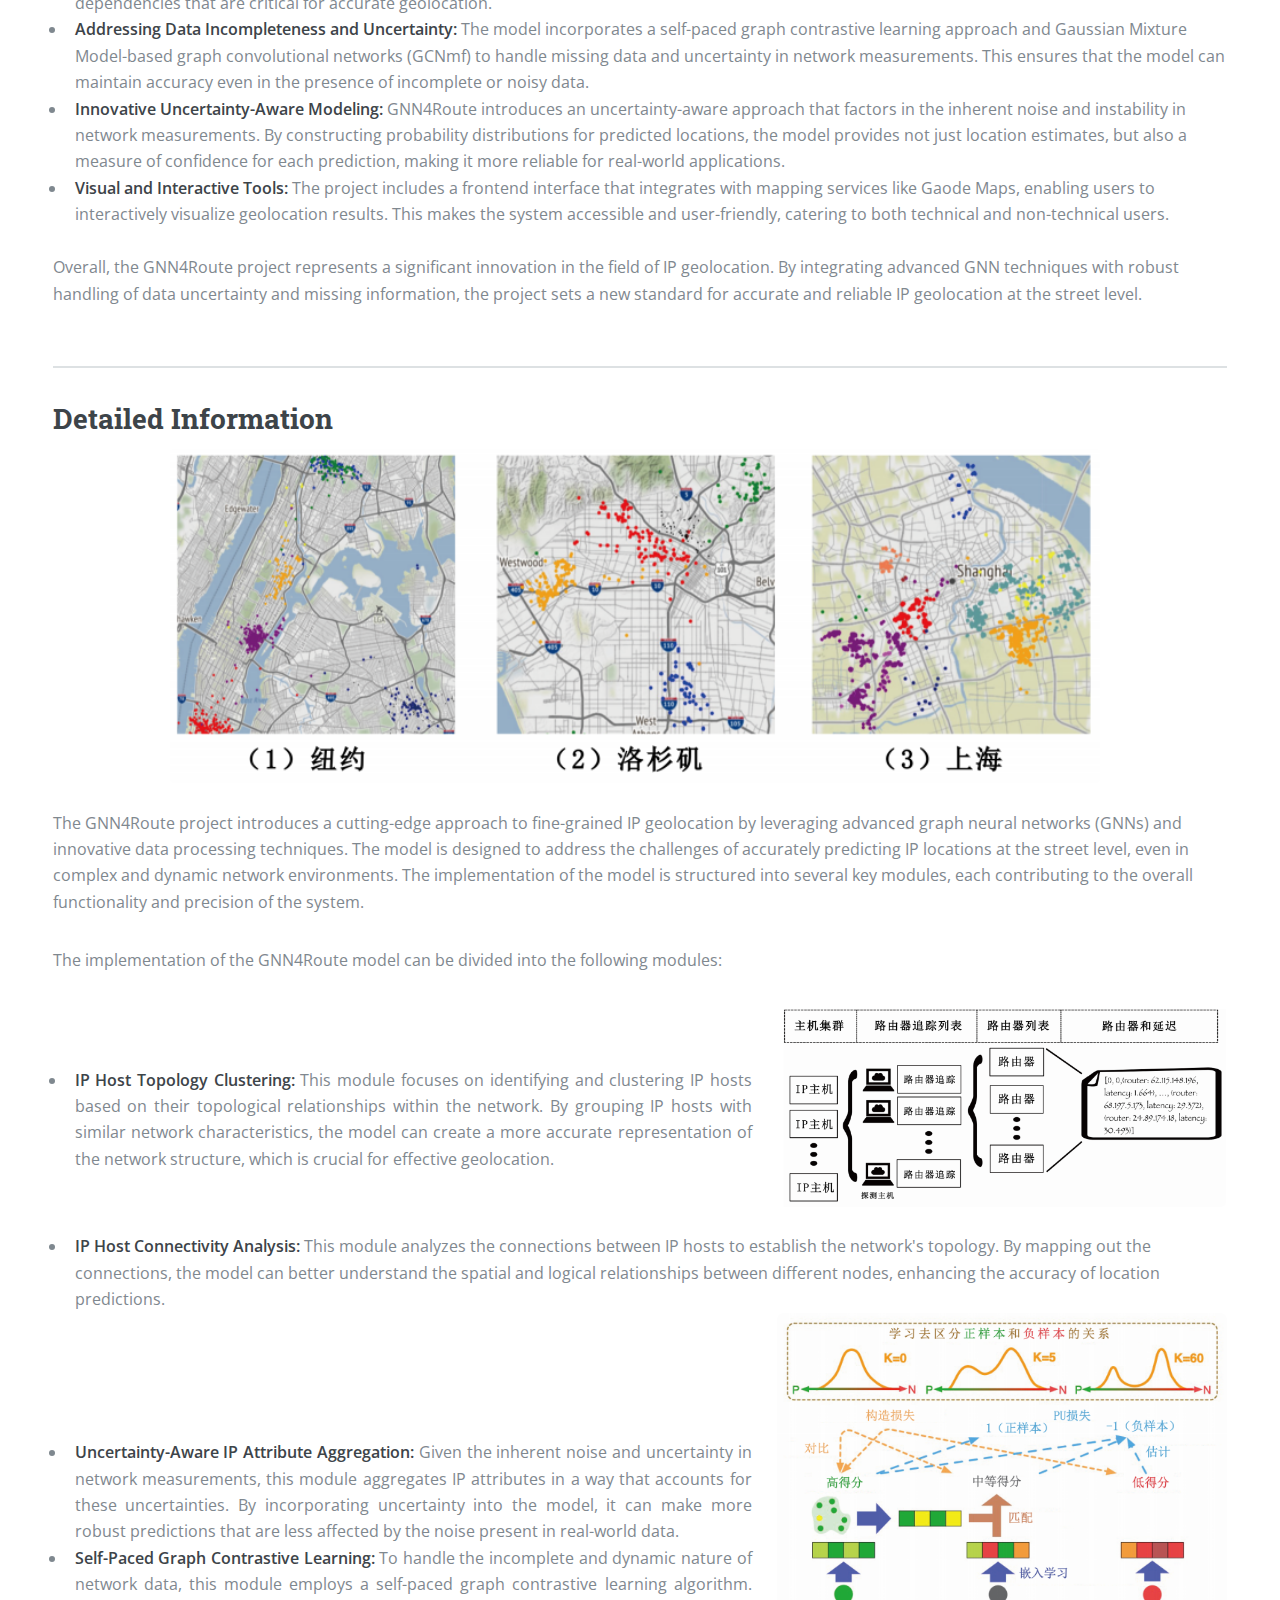
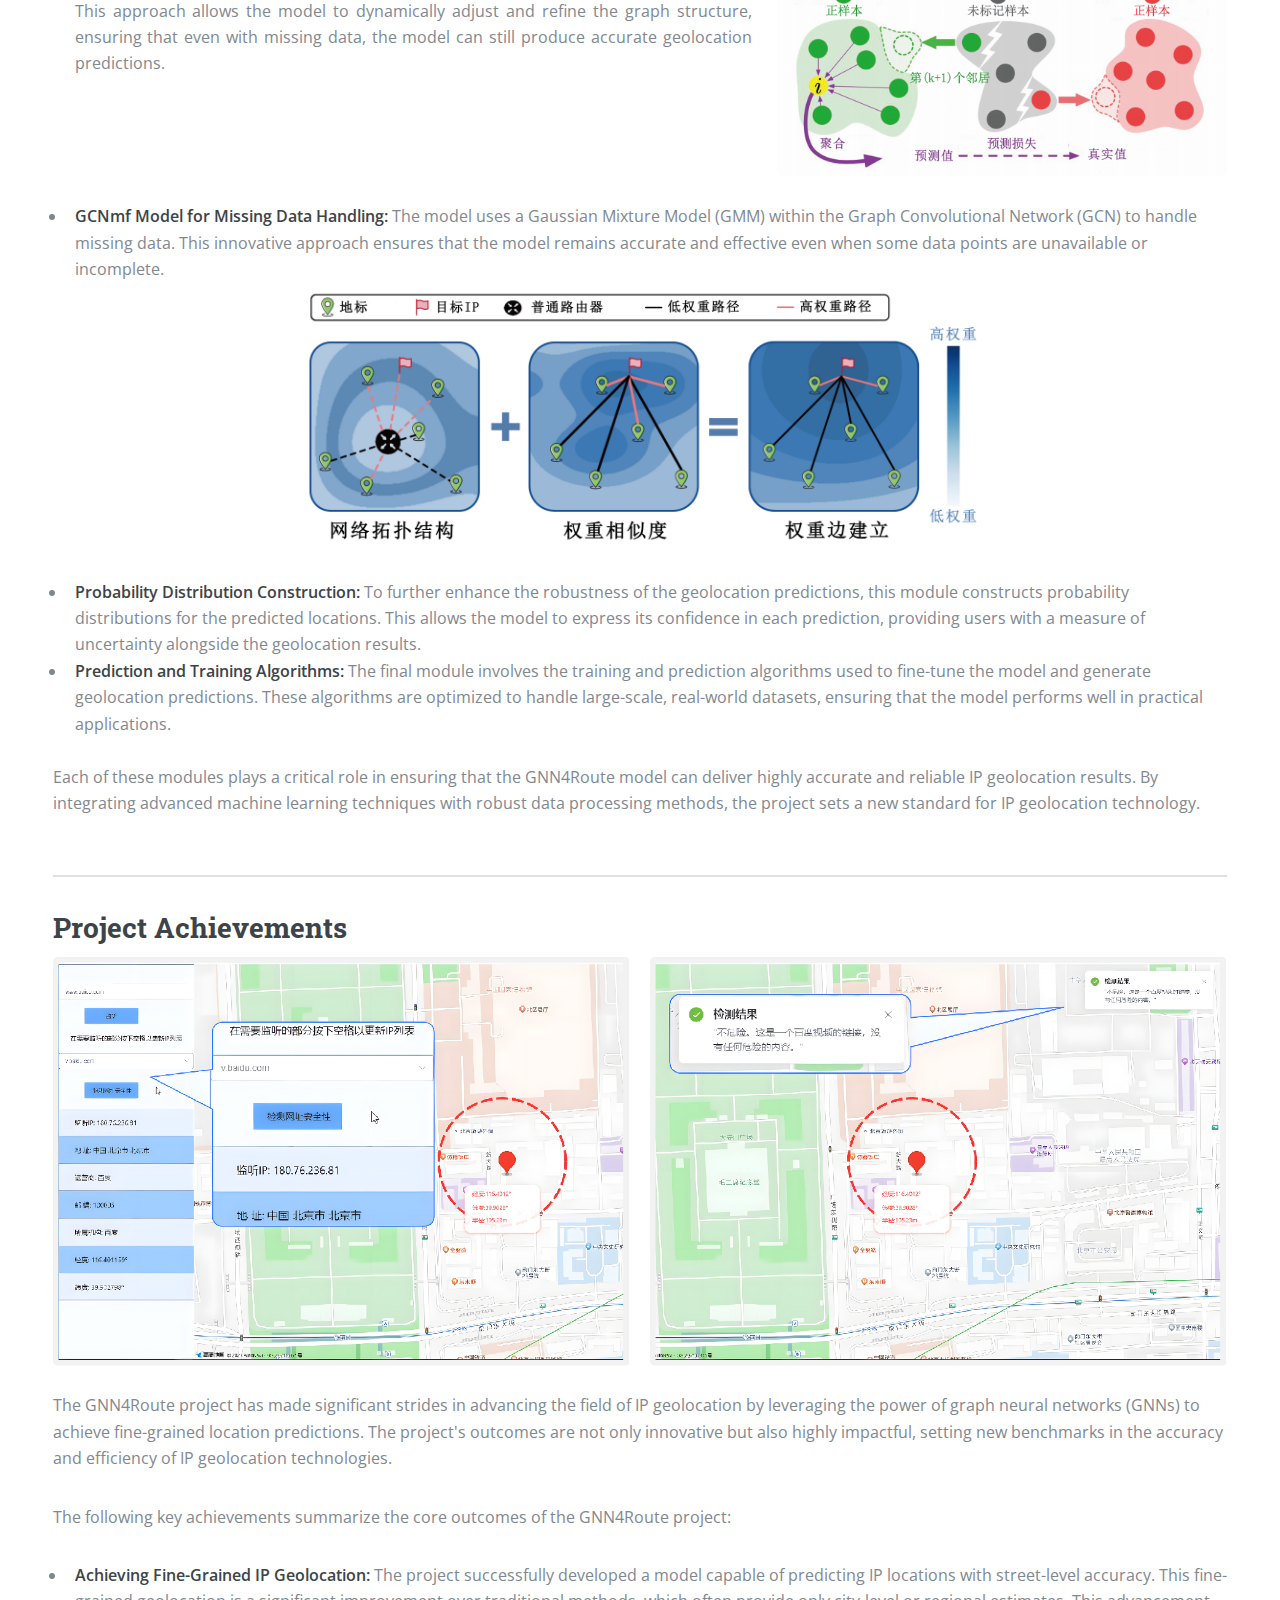
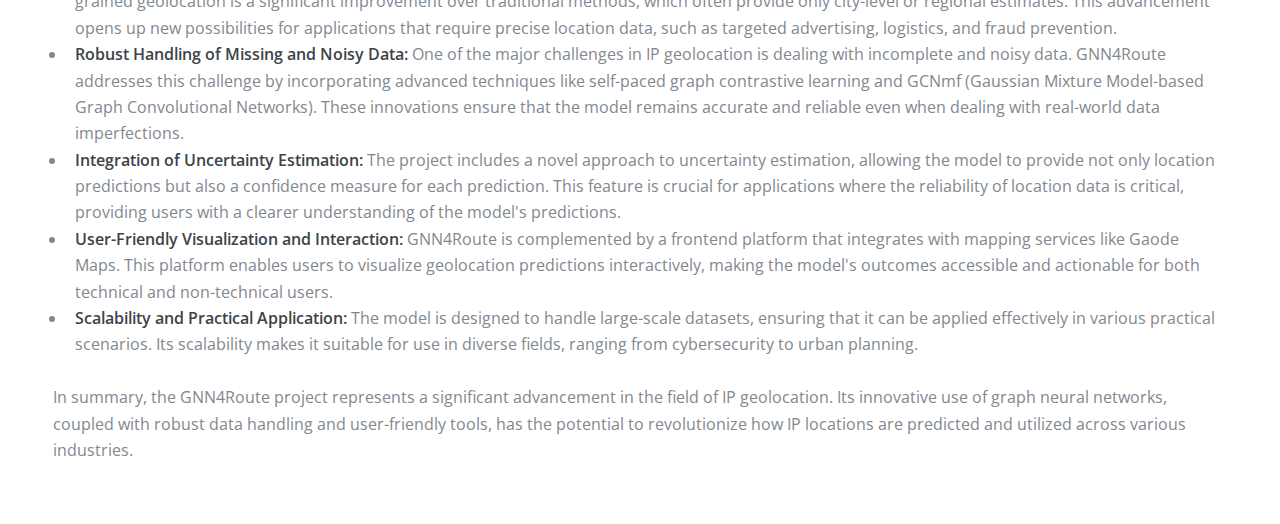
<file: project/project4-GNN4Route.html>
<!DOCTYPE HTML>
<!--
	Editorial by HTML5 UP
	html5up.net | @ajlkn
	Free for personal and commercial use under the CCA 3.0 license (html5up.net/license)
-->
<html>
	<head>
		<title>Project1</title>
		<meta charset="utf-8" />
		<meta name="viewport" content="width=device-width, initial-scale=1, user-scalable=no" />
		<link rel="stylesheet" href="../assets/css/main.css" />
		<style>
            /* Flex container styles */
            .container {
                display: flex;
                justify-content: space-between;
                align-items: center;
            }
            
            /* Text container styles */
            .text-container {
                flex: 1;
                text-align: justify;
            }
            
            /* Image container styles */
            .image-container {
                flex: 0 0 auto; /* Prevent image container from growing */
            }
            
            /* Image styles */
            .image-container img {
                max-width: 450px; /* Adjust width as needed */
                height: auto; /* Maintain aspect ratio */
                border-radius: 8px; /* Optional: add rounded corners */
                margin-left: 25px; /* Space between text and image */
            }
        </style>
	</head>
	<body class="is-preload">

		<!-- Wrapper -->
			<div id="wrapper">

				<!-- Main -->
					<div id="main">
						<div class="inner">

							<!-- Header -->
                            <header id="header">
                                <a href="self.html" class="logo"><strong>Yongkang Li </strong> homepage</a>
                            </header>
                        
                        	<!-- Banner -->
                            <section id="banner">
                                <div class="content">
                                    <header>
                                        <h1 style="font-size: 36px;">Secure Facial Recognition Authentication System</h1>
                                    </header>
                                </div>
                            </section>
                            <!-- <hr style="border-style: dashed; margin-top: -35px;" class="major" /> -->

							<!-- Section -->
							<section >						
								<div style="width: 100%; display: flex; justify-content: space-between; margin-top: -36px; margin-bottom: 24px;">
									<span class="image fit" style="flex: 1; margin-right: 10px;">
										<img src="../images/project/project4-GNN4Route/7.png" alt="" style="width: 100%; display: block; margin: 0 auto;"/>
									</span>
									<span class="image fit" style="flex: 1; margin-left: 10px;">
										<img src="../images/project/project4-GNN4Route/8.png" alt="" style="width: 100%; display: block; margin: 0 auto;"/>
									</span>
								</div>	
								<header class="main">
									<h1 id="introducation" style="font-size: 28px; margin-top: -20px; margin-bottom: 5px;">Introduction</h1>
								</header>

								<p style="font-size: 16px;">The GNN4Route project tackles the significant challenges of fine-grained IP geolocation by introducing a novel framework that leverages Graph Neural Networks (GNNs). 
									This project addresses the limitations of traditional IP geolocation methods, which often struggle with inaccuracies due to incomplete data, network complexity, 
									and the dynamic nature of internet topologies.</p>

								<p style="font-size: 16px;">The background of this project is rooted in the growing demand for precise IP geolocation across various industries, such as targeted advertising, fraud prevention,
									 and logistics management. Traditional methods, which include database lookups and basic network measurements, often fall short in providing accurate and reliable geolocation results, 
									 particularly at the street level. The GNN4Route project was developed to overcome these limitations and achieve more accurate geolocation results.</p>

								<div style="width: 100%; display: flex; justify-content: space-between;">
									<span class="image fit" style="flex: 1; margin-right: 10px;">
										<img src="../images/project/project4-GNN4Route/1.png" alt="" style="width: 80%; display: block; margin: 0 auto;"/>
									</span>
								</div>	
								<p style="font-size: 16px;">
									<ul>
										<li style="font-size: 16px;"><b>Graph-Based IP Geolocation:</b> The project introduces the use of Graph Neural Networks to model the relationships between IP addresses and network topologies. 
											By representing IP hosts and their connections as nodes and edges within a graph, GNN4Route captures the complex spatial and topological dependencies that are critical for accurate geolocation.</li>
										<li style="font-size: 16px;"><b>Addressing Data Incompleteness and Uncertainty:</b> The model incorporates a self-paced graph contrastive learning approach and Gaussian Mixture Model-based graph convolutional 
											networks (GCNmf) to handle missing data and uncertainty in network measurements. This ensures that the model can maintain accuracy even in the presence of incomplete or noisy data.</li>
										<li style="font-size: 16px;"><b>Innovative Uncertainty-Aware Modeling:</b> GNN4Route introduces an uncertainty-aware approach that factors in the inherent noise and instability in network measurements. 
											By constructing probability distributions for predicted locations, the model provides not just location estimates, but also a measure of confidence for each prediction, making it more reliable for real-world applications.</li>
										<li style="font-size: 16px;"><b>Visual and Interactive Tools:</b> The project includes a frontend interface that integrates with mapping services like Gaode Maps, enabling users to interactively visualize geolocation results. 
											This makes the system accessible and user-friendly, catering to both technical and non-technical users.</li>
									</ul>
								</p>

								<p style="font-size: 16px;">Overall, the GNN4Route project represents a significant innovation in the field of IP geolocation. By integrating advanced GNN techniques with robust handling of data uncertainty and missing information, 
									the project sets a new standard for accurate and reliable IP geolocation at the street level.</p>

						</section>

							<!-- Section -->
							<section>
								<div>
									<header>
										<h1 id="detailed-information" style="font-size: 28px; margin-top: -20px; margin-bottom: 12px;">Detailed Information</h1>
									</header>
								</div>

								<div style="width: 100%; display: flex; justify-content: space-between;">
									<span class="image fit" style="flex: 1; margin-right: 10px;">
										<img src="../images/project/project4-GNN4Route/2.png" alt="" style="width: 80%; display: block; margin: 0 auto;"/>
									</span>
								</div>

								<p style="font-size: 16px;">The GNN4Route project introduces a cutting-edge approach to fine-grained IP geolocation by leveraging advanced graph neural networks (GNNs) and innovative data processing techniques. 
									The model is designed to address the challenges of accurately predicting IP locations at the street level, even in complex and dynamic network environments. The implementation of the model is structured into several key modules, 
									each contributing to the overall functionality and precision of the system.</p>

								<p style="font-size: 16px;">The implementation of the GNN4Route model can be divided into the following modules:</p>

								<p style="font-size: 16px;">
									<ul>
										<div>
											<div class="container">
												<div class="text-container">
													<li style="font-size: 16px;"><b>IP Host Topology Clustering:</b> This module focuses on identifying and clustering IP hosts based on their topological relationships within the network. 
														By grouping IP hosts with similar network characteristics, the model can create a more accurate representation of the network structure, which is crucial for effective geolocation.</li>			
												</div>
												<div class="image-container">
													<span class="image fit">
														<img src="../images/project/project4-GNN4Route/3.png" alt=""/>
													</span>
												</div>
											</div>
										</div>
										<li style="font-size: 16px;"><b>IP Host Connectivity Analysis:</b> This module analyzes the connections between IP hosts to establish the network's topology. By mapping out the connections, 
											the model can better understand the spatial and logical relationships between different nodes, enhancing the accuracy of location predictions.</li>
										<div>
											<div class="container">
												<div class="text-container">
													<li style="font-size: 16px;"><b>Uncertainty-Aware IP Attribute Aggregation:</b> Given the inherent noise and uncertainty in network measurements, this module aggregates IP attributes in a way that accounts for these uncertainties. 
														By incorporating uncertainty into the model, it can make more robust predictions that are less affected by the noise present in real-world data.</li>			
													<li style="font-size: 16px;"><b>Self-Paced Graph Contrastive Learning:</b> To handle the incomplete and dynamic nature of network data, this module employs a self-paced graph contrastive learning algorithm. 
														This approach allows the model to dynamically adjust and refine the graph structure, ensuring that even with missing data, the model can still produce accurate geolocation predictions.</li>				
												</div>
												<div class="image-container">
													<span class="image fit">
														<img src="../images/project/project4-GNN4Route/5.png" alt=""/>
													</span>
												</div>
											</div>
										</div>
										<li style="font-size: 16px;"><b>GCNmf Model for Missing Data Handling:</b> The model uses a Gaussian Mixture Model (GMM) within the Graph Convolutional Network (GCN) to handle missing data. 
											This innovative approach ensures that the model remains accurate and effective even when some data points are unavailable or incomplete.</li>
										<div style="width: 100%; display: flex; justify-content: space-between;">
											<span class="image fit" style="flex: 1; margin-right: 10px;">
												<img src="../images/project/project4-GNN4Route/4.png" alt="" style="width: 60%; display: block; margin: 0 auto;"/>
											</span>
										</div>
										<li style="font-size: 16px;"><b>Probability Distribution Construction:</b> To further enhance the robustness of the geolocation predictions, this module constructs probability distributions for the predicted locations. 
											This allows the model to express its confidence in each prediction, providing users with a measure of uncertainty alongside the geolocation results.</li>
										<li style="font-size: 16px;"><b>Prediction and Training Algorithms:</b> The final module involves the training and prediction algorithms used to fine-tune the model and generate geolocation predictions. 
											These algorithms are optimized to handle large-scale, real-world datasets, ensuring that the model performs well in practical applications.</li>
									</ul>
								</p>

								<p style="font-size: 16px;">Each of these modules plays a critical role in ensuring that the GNN4Route model can deliver highly accurate and reliable IP geolocation results. By integrating advanced machine learning techniques with robust data processing methods, 
									the project sets a new standard for IP geolocation technology.</p>

							</section>

							<!-- Section -->
							<section>
								<div>
									<div>
										<header>
											<h1 id="project-achievements" style="font-size: 28px; margin-top: -20px; margin-bottom: 10px;">Project Achievements</h1>
										</header>
									</div>
									<div style="width: 100%; display: flex; justify-content: space-between;">
										<span class="image fit" style="flex: 1; margin-right: 10px;">
											<img src="../images/project/project4-GNN4Route/9.png" alt="" style="width: 100%; display: block; margin: 0 auto;"/>
										</span>
										<span class="image fit" style="flex: 1; margin-left: 10px;">
											<img src="../images/project/project4-GNN4Route/10.png" alt="" style="width: 100%; display: block; margin: 0 auto;"/>
										</span>
									</div>

									<p style="font-size: 16px;">The GNN4Route project has made significant strides in advancing the field of IP geolocation by leveraging the power of graph neural networks (GNNs) to achieve fine-grained location predictions. 
										The project's outcomes are not only innovative but also highly impactful, setting new benchmarks in the accuracy and efficiency of IP geolocation technologies.</p>

									<p style="font-size: 16px;">The following key achievements summarize the core outcomes of the GNN4Route project:</p>

									<p style="font-size: 16px;">
										<ul>
											<li style="font-size: 16px;"><b>Achieving Fine-Grained IP Geolocation:</b> The project successfully developed a model capable of predicting IP locations with street-level accuracy. 
												This fine-grained geolocation is a significant improvement over traditional methods, which often provide only city-level or regional estimates. 
												This advancement opens up new possibilities for applications that require precise location data, such as targeted advertising, logistics, and fraud prevention.</li>
											<li style="font-size: 16px;"><b>Robust Handling of Missing and Noisy Data:</b> One of the major challenges in IP geolocation is dealing with incomplete and noisy data. 
												GNN4Route addresses this challenge by incorporating advanced techniques like self-paced graph contrastive learning and GCNmf (Gaussian Mixture Model-based Graph Convolutional Networks). 
												These innovations ensure that the model remains accurate and reliable even when dealing with real-world data imperfections.</li>
											<li style="font-size: 16px;"><b>Integration of Uncertainty Estimation:</b> The project includes a novel approach to uncertainty estimation, 
												allowing the model to provide not only location predictions but also a confidence measure for each prediction. This feature is crucial for applications where the reliability of location data is critical, 
												providing users with a clearer understanding of the model's predictions.</li>
											<li style="font-size: 16px;"><b>User-Friendly Visualization and Interaction:</b> GNN4Route is complemented by a frontend platform that integrates with mapping services like Gaode Maps. 
												This platform enables users to visualize geolocation predictions interactively, making the model's outcomes accessible and actionable for both technical and non-technical users.</li>
											<li style="font-size: 16px;"><b>Scalability and Practical Application:</b> The model is designed to handle large-scale datasets, ensuring that it can be applied effectively in various practical scenarios. 
												Its scalability makes it suitable for use in diverse fields, ranging from cybersecurity to urban planning.</li>
										</ul>
									</p>

									<p style="font-size: 16px;">In summary, the GNN4Route project represents a significant advancement in the field of IP geolocation. Its innovative use of graph neural networks, 
										coupled with robust data handling and user-friendly tools, has the potential to revolutionize how IP locations are predicted and utilized across various industries.</p>

							</section>
						</div>
					</div>

					<!-- Sidebar -->
					<div id="sidebar">
						<div class="inner">

							<!-- Search -->
								<section id="search" class="alt">
									<form method="post" action="#">
										<input type="text" name="query" id="query" placeholder="Search" />
									</form>
								</section>

								<!-- Menu -->
								<nav id="menu">
									<header class="major">
										<h2>Menu</h2>
									</header>
									<ul>
										<!-- <li><a href="index.html">Homepage</a></li> -->
                                        <li>
											<a href="../index.html" class="opener">Homepage</a>
											<ul>
												<li><a href="../index.html#self-introduction">SELF-INTRODUCTION</a></li>
												<li><a href="../index.html#news">NEWS</a></li>
												<li><a href="../index.html#research">RESEARCH</a></li>
                                                <li><a href="../index.html#software-copyright">SOFTWARE COPYRIGHT</a></li>
                                                <li><a href="../index.html#project">PROJECT</a></li>
												<li><a href="../index.html#scholarship-and-awards">SCHOLARSHIP AND AWARDS</a></li>
                                                <li><a href="../index.html#leadership-and-activities">LEADERSHIP AND ACTIVITIES</a></li>
											</ul>
                                        </li>
                                        <li>
                                            <a href="../publication/publication.html" class="opener">Publication</a>
											<ul>
												<li><a href="../publication/publication.html#2024">2024</a></li>
                                                <ul>
                                                    <li><a href="../publication/paper/aap.html">When, Where, and What? A Benchmark for Accident Anticipation and Localization with Large Language Models</a></li>
                                                    <li><a href="../publication/paper/ecai24.html">Less is More: Efficient Brain-Inspired Learning for Autonomous Driving Trajectory Prediction</a></li>
                                                    <li><a href="../publication/paper/aap.html">Real-time Accident Anticipation for Autonomous Driving Through Monocular Depth-Enhanced 3D Modeling</a></li>
                                                    <li><a href="../publication/paper/tiv.html">A Cognitive-Based Trajectory Prediction Approach for Autonomous Driving</a></li>
                                                </ul>
												<li><a href="../publication/publication.html#2023">2023</a></li>
                                                <ul>
                                                    <li><a href="#">Lightweight Human Observation-inspired Trajectory Prediction For Autonomous Driving</a></li>
                                                </ul>
											</ul>
										</li>
									</ul>
								</nav>

						</div>
					</div>

			</div>

		<!-- Scripts -->
			<script src="../assets/js/jquery.min.js"></script>
			<script src="../assets/js/browser.min.js"></script>
			<script src="../assets/js/breakpoints.min.js"></script>
			<script src="../assets/js/util.js"></script>
			<script src="../assets/js/main.js"></script>

	</body>
</html>
</file>
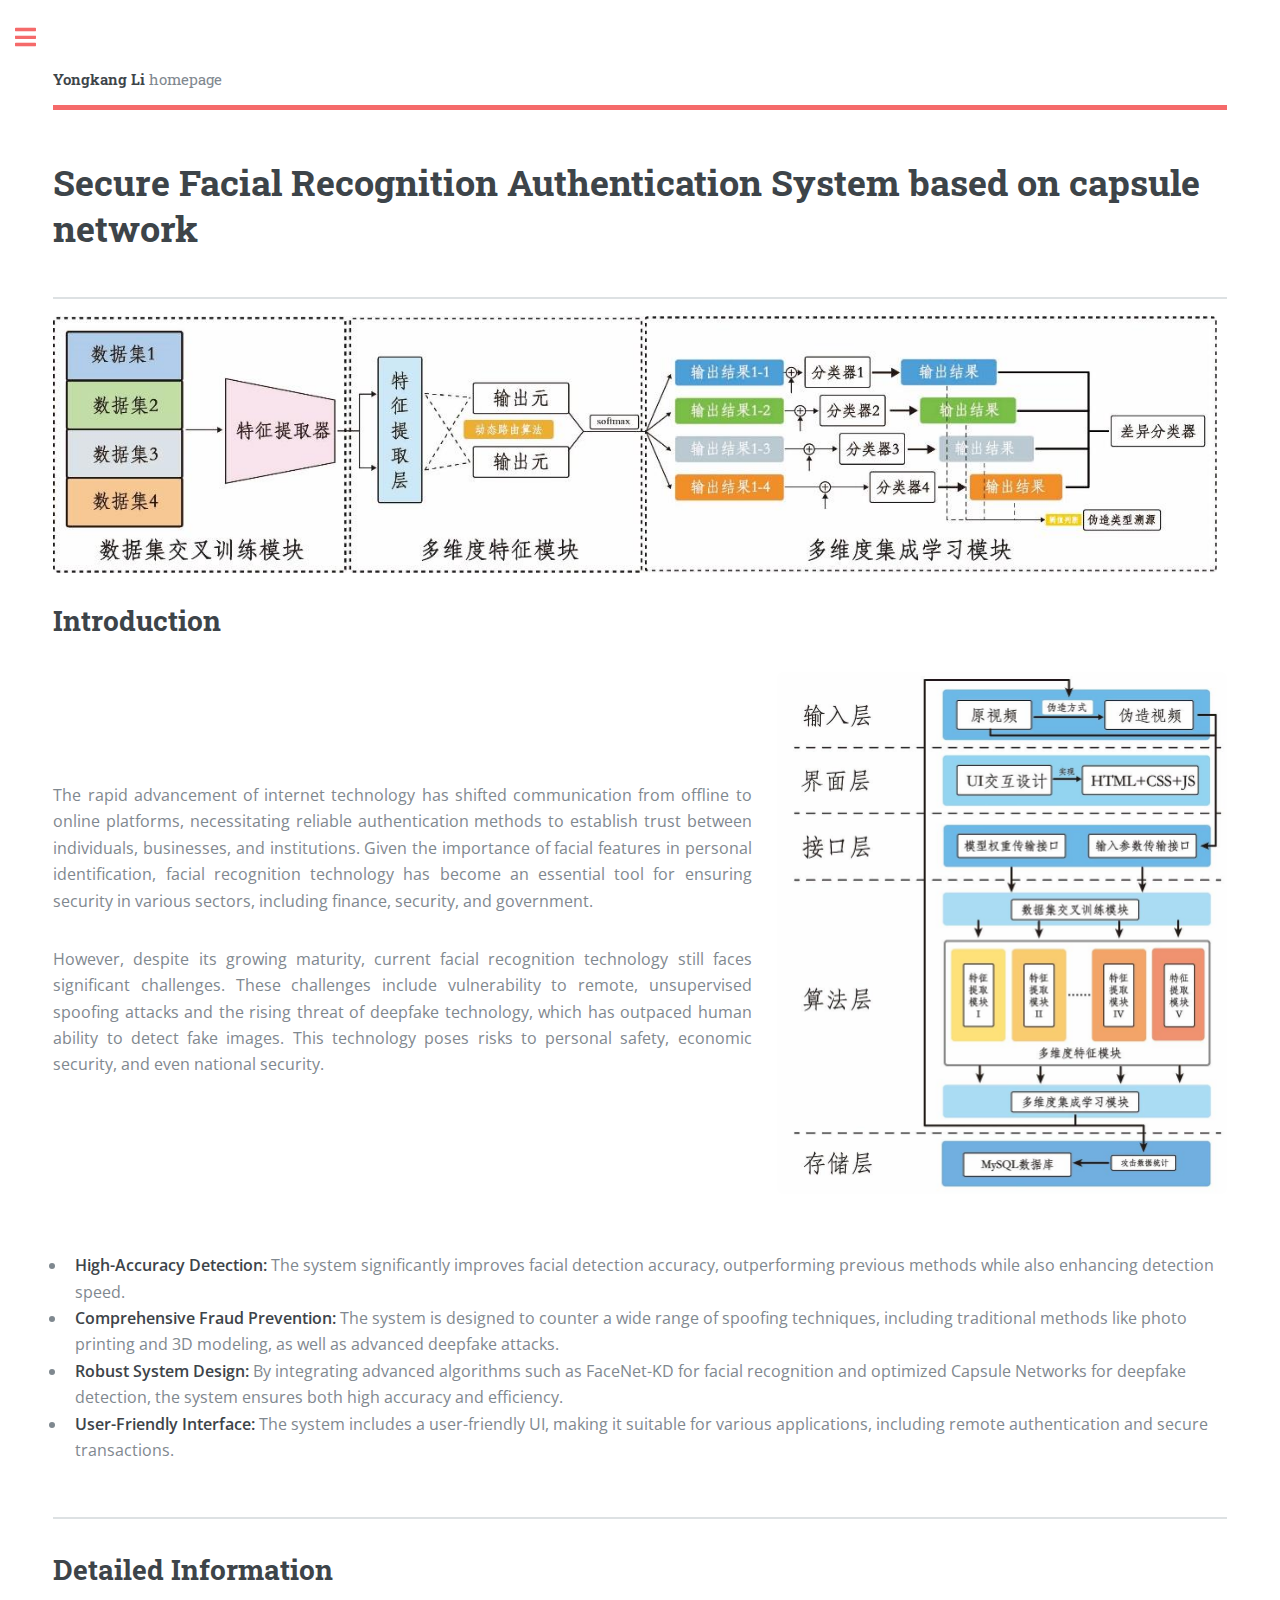
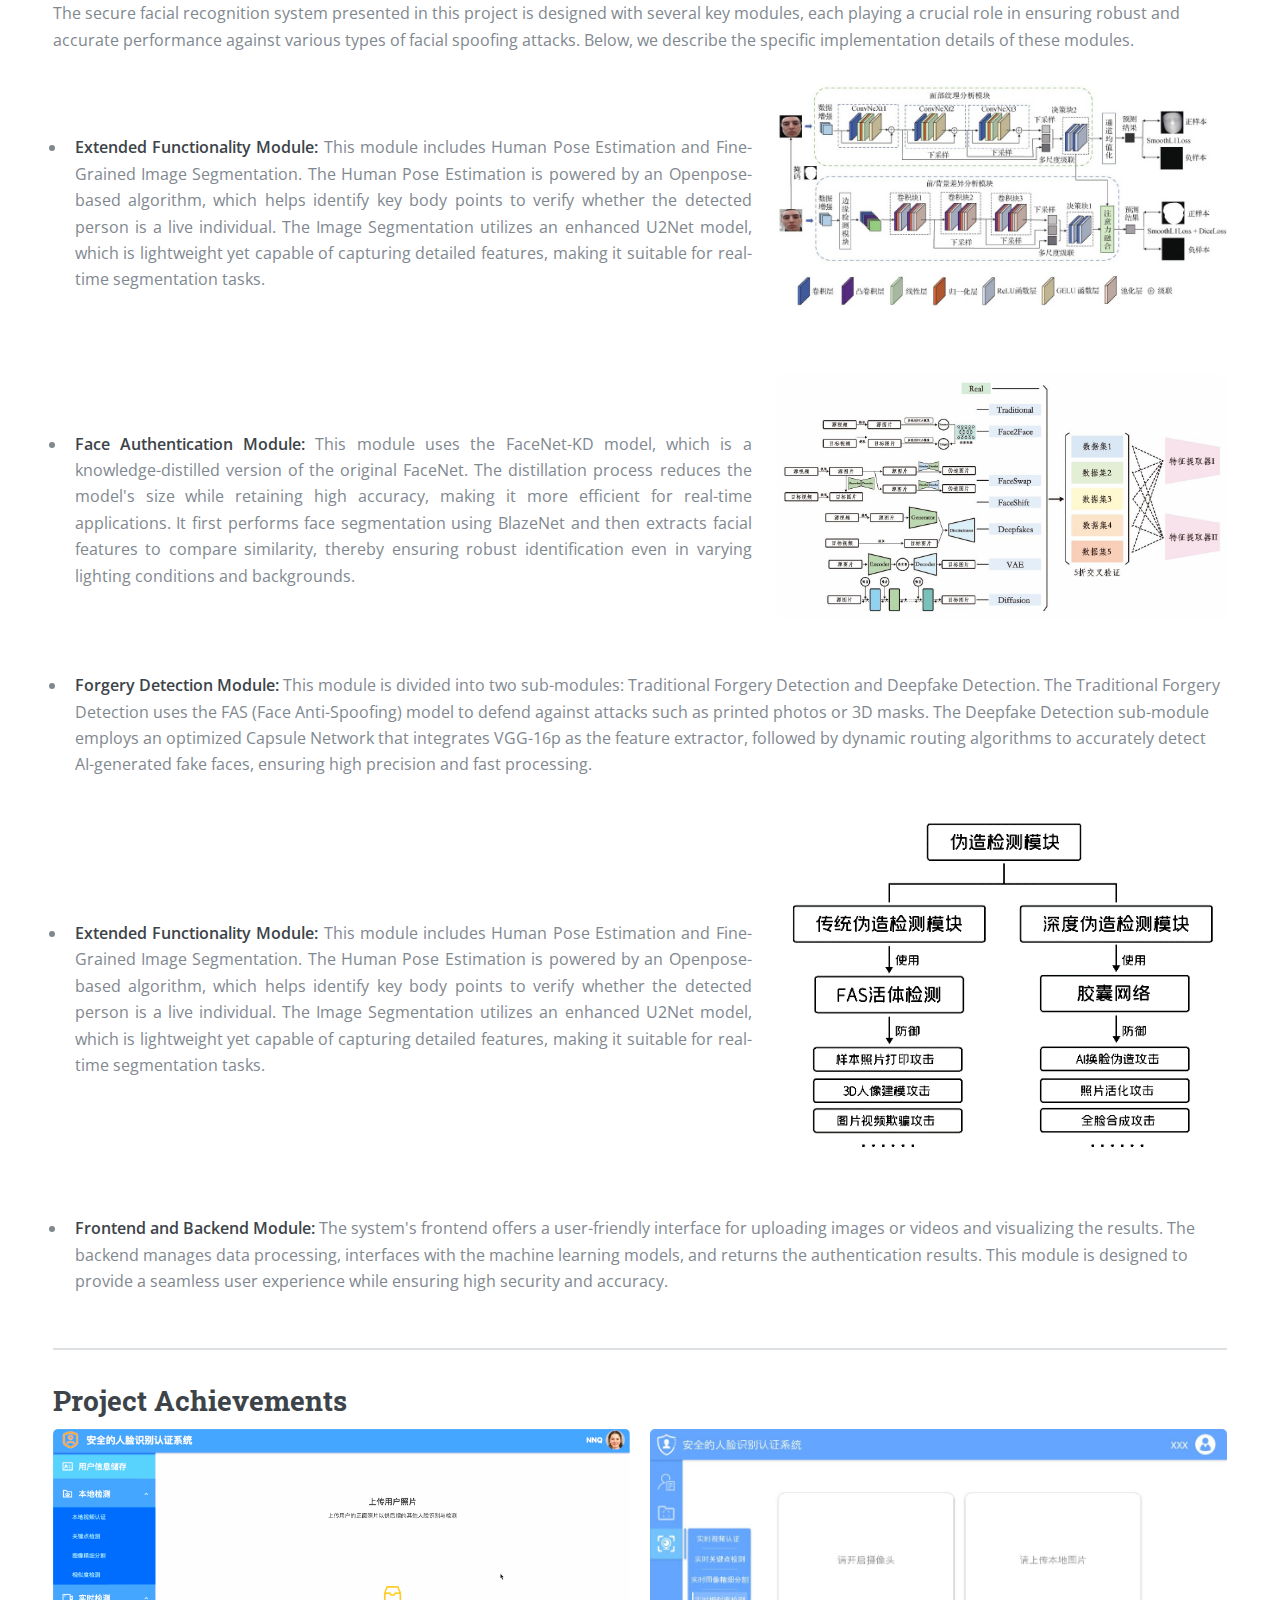
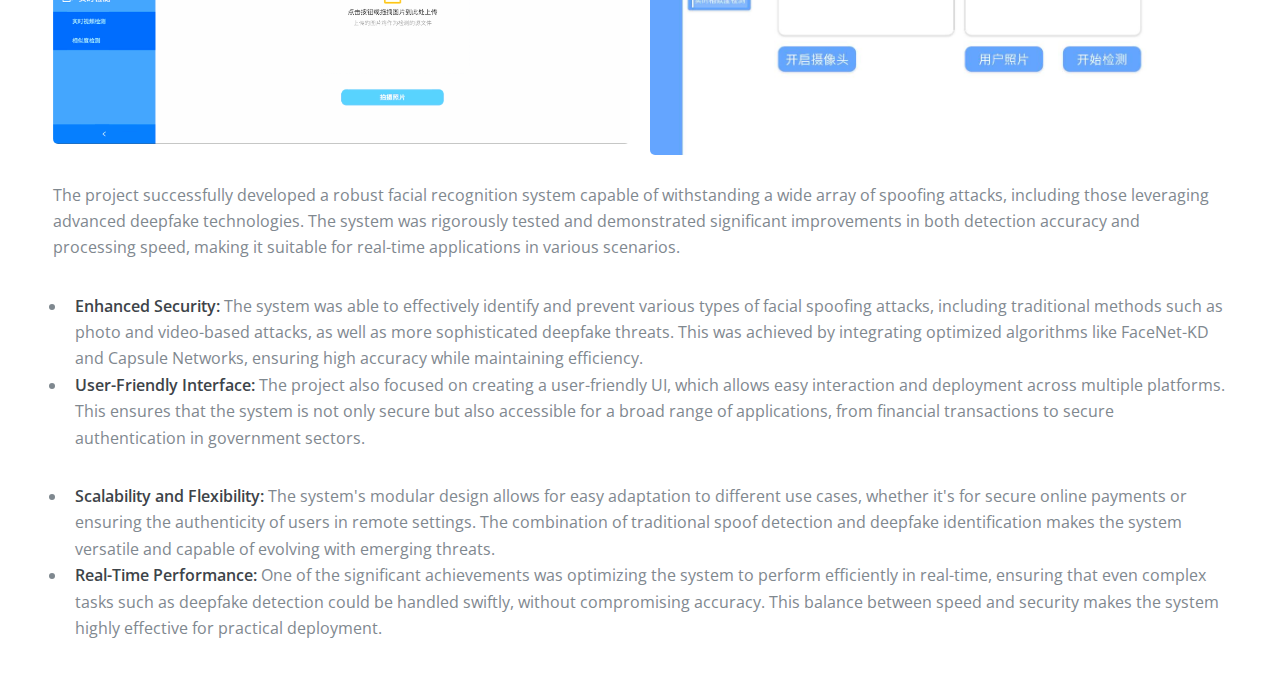
<file: project/project5-FaceDetection.html>
<!DOCTYPE HTML>
<!--
	Editorial by HTML5 UP
	html5up.net | @ajlkn
	Free for personal and commercial use under the CCA 3.0 license (html5up.net/license)
-->
<html>
	<head>
		<title>Project1</title>
		<meta charset="utf-8" />
		<meta name="viewport" content="width=device-width, initial-scale=1, user-scalable=no" />
		<link rel="stylesheet" href="../assets/css/main.css" />
		<style>
            /* Flex container styles */
            .container {
                display: flex;
                justify-content: space-between;
                align-items: center;
            }
            
            /* Text container styles */
            .text-container {
                flex: 1;
                text-align: justify;
            }
            
            /* Image container styles */
            .image-container {
                flex: 0 0 auto; /* Prevent image container from growing */
            }
            
            /* Image styles */
            .image-container img {
                max-width: 450px; /* Adjust width as needed */
                height: auto; /* Maintain aspect ratio */
                border-radius: 8px; /* Optional: add rounded corners */
                margin-left: 25px; /* Space between text and image */
            }
        </style>
	</head>
	<body class="is-preload">

		<!-- Wrapper -->
			<div id="wrapper">

				<!-- Main -->
					<div id="main">
						<div class="inner">

							<!-- Header -->
                            <header id="header">
                                <a href="self.html" class="logo"><strong>Yongkang Li </strong> homepage</a>
                            </header>
                        
                        	<!-- Banner -->
                            <section id="banner">
                                <div class="content">
                                    <header>
                                        <h1 style="font-size: 36px;">Secure Facial Recognition Authentication System based on capsule network</h1>
                                    </header>
                                </div>
                            </section>
                            <!-- <hr style="border-style: dashed; margin-top: -35px;" class="major" /> -->

							<!-- Section -->
							<section >						
								<div style="width: 100%; display: flex; justify-content: space-between; margin-top: -36px; margin-bottom: 24px;">
									<span class="image fit" style="flex: 1; margin-right: 10px;">
										<img src="../images/project/project5-facedetection/10.png" alt="" style="width: 100%; display: block; margin: 0 auto;"/>
									</span>
								</div>	
								<header class="main">
									<h1 id="introducation" style="font-size: 28px; margin-top: -20px; margin-bottom: 5px;">Introduction</h1>
								</header>

								<p style="font-size: 16px;">
									<div class="container">
										<div class="text-container">
											<p style="font-size: 16px;">
												The rapid advancement of internet technology has shifted communication from offline to online platforms, necessitating reliable authentication methods to establish trust between individuals, 
												businesses, and institutions. Given the importance of facial features in personal identification, facial recognition technology has become an essential tool for ensuring security in various 
												sectors, including finance, security, and government.
											</p>
											
											<p style="font-size: 16px;">
												However, despite its growing maturity, current facial recognition technology still faces significant challenges. These challenges include vulnerability to remote, 
												unsupervised spoofing attacks and the rising threat of deepfake technology, which has outpaced human ability to detect fake images. This technology poses risks to personal safety, economic security, and even national security.
											</p>
										</div>
										<div class="image-container">
											<span class="image fit">
												<img src="../images/project/project5-facedetection/9.png" alt=""/>
											</span>
										</div>
								</div>
								<p style="font-size: 16px;">
									<ul>
										<li style="font-size: 16px;"><b>High-Accuracy Detection:</b> The system significantly improves facial detection accuracy, outperforming previous methods while also enhancing detection speed.</li>
										<li style="font-size: 16px;"><b>Comprehensive Fraud Prevention:</b> The system is designed to counter a wide range of spoofing techniques, including traditional methods like photo printing and 3D modeling, as well as advanced deepfake attacks.</li>
										<li style="font-size: 16px;"><b>Robust System Design:</b> By integrating advanced algorithms such as FaceNet-KD for facial recognition and optimized Capsule Networks for deepfake detection, the system ensures both high accuracy and efficiency.</li>
										<li style="font-size: 16px;"><b>User-Friendly Interface:</b> The system includes a user-friendly UI, making it suitable for various applications, including remote authentication and secure transactions.</li>
									</ul>
								</p>
										
						</section>

							<!-- Section -->
							<section>
								<div>
									<header>
										<h1 id="detailed-information" style="font-size: 28px; margin-top: -20px; margin-bottom: 12px;">Detailed Information</h1>
									</header>
								</div>

								<p style="font-size: 16px;">
									The secure facial recognition system presented in this project is designed with several key modules, each playing a crucial role in ensuring robust and accurate performance against various types of facial spoofing attacks. 
									Below, we describe the specific implementation details of these modules.
									</p>
									
									<p style="font-size: 16px;">
										<ul>
											<p style="font-size: 16px;">
												<div class="container">
													<div class="text-container">
														<li style="font-size: 16px;"><b>Extended Functionality Module:</b> This module includes Human Pose Estimation and Fine-Grained Image Segmentation. The Human Pose Estimation is powered by an Openpose-based algorithm, 
															which helps identify key body points to verify whether the detected person is a live individual. The Image Segmentation utilizes an enhanced U2Net model, which is lightweight yet capable of capturing detailed features, making it suitable for real-time segmentation tasks.</li>			
													</div>
													<div class="image-container">
														<span class="image fit">
															<img src="../images/project/project5-facedetection/5.png" alt=""/>
														</span>
													</div>
												</div>
											</p>
											<p style="font-size: 16px;">
												<div class="container">
													<div class="text-container">
														<li style="font-size: 16px;"><b>Face Authentication Module:</b> This module uses the FaceNet-KD model, which is a knowledge-distilled version of the original FaceNet. 
															The distillation process reduces the model's size while retaining high accuracy, making it more efficient for real-time applications. It first performs face segmentation using BlazeNet and then extracts facial features to compare similarity, 
															thereby ensuring robust identification even in varying lighting conditions and backgrounds.</li>
													</div>
													<div class="image-container">
														<span class="image fit">
															<img src="../images/project/project5-facedetection/11.png" alt=""/>
														</span>
													</div>
												</div>
											</p>
											
											<li style="font-size: 16px;"><b>Forgery Detection Module:</b> This module is divided into two sub-modules: Traditional Forgery Detection and Deepfake Detection. The Traditional Forgery Detection uses the FAS (Face Anti-Spoofing) model to defend 
												against attacks such as printed photos or 3D masks. The Deepfake Detection sub-module employs an optimized Capsule Network that integrates VGG-16p as the feature extractor, followed by dynamic routing algorithms to accurately detect AI-generated fake faces, 
												ensuring high precision and fast processing.</li>
											<p style="font-size: 16px;">
												<div class="container">
													<div class="text-container">
														<li style="font-size: 16px;"><b>Extended Functionality Module:</b> This module includes Human Pose Estimation and Fine-Grained Image Segmentation. The Human Pose Estimation is powered by an Openpose-based algorithm, 
															which helps identify key body points to verify whether the detected person is a live individual. The Image Segmentation utilizes an enhanced U2Net model, which is lightweight yet capable of capturing detailed features, making it suitable for real-time segmentation tasks.</li>			
													</div>
													<div class="image-container">
														<span class="image fit">
															<img src="../images/project/project5-facedetection/2.png" alt=""/>
														</span>
													</div>
												</div>
											</p>
											<li style="font-size: 16px;"><b>Frontend and Backend Module:</b> The system's frontend offers a user-friendly interface for uploading images or videos and visualizing the results. The backend manages data processing, 
												interfaces with the machine learning models, and returns the authentication results. This module is designed to provide a seamless user experience while ensuring high security and accuracy.</li>
										</ul>
									</p>									
								
							</section>

							<!-- Section -->
							<section>
								<div>
									<div>
										<header>
											<h1 id="project-achievements" style="font-size: 28px; margin-top: -20px; margin-bottom: 10px;">Project Achievements</h1>
										</header>
									</div>
									<div style="width: 100%; display: flex; justify-content: space-between;">
										<span class="image fit" style="flex: 1; margin-right: 10px;">
											<img src="../images/project/project5-facedetection/7.png" alt="" style="width: 100%; display: block; margin: 0 auto;"/>
										</span>
										<span class="image fit" style="flex: 1; margin-left: 10px;">
											<img src="../images/project/project5-facedetection/8.png" alt="" style="width: 100%; display: block; margin: 0 auto;"/>
										</span>
									</div>
									
									<p style="font-size: 16px;">
										The project successfully developed a robust facial recognition system capable of withstanding a wide array of spoofing attacks, including those leveraging advanced deepfake technologies. 
										The system was rigorously tested and demonstrated significant improvements in both detection accuracy and processing speed, making it suitable for real-time applications in various scenarios.
										</p>
										
										<p style="font-size: 16px;">
											<ul>
												<li style="font-size: 16px;"><b>Enhanced Security:</b> The system was able to effectively identify and prevent various types of facial spoofing attacks, including traditional methods such as photo and video-based attacks, 
													as well as more sophisticated deepfake threats. This was achieved by integrating optimized algorithms like FaceNet-KD and Capsule Networks, ensuring high accuracy while maintaining efficiency.</li>
												<li style="font-size: 16px;"><b>User-Friendly Interface:</b> The project also focused on creating a user-friendly UI, which allows easy interaction and deployment across multiple platforms. 
													This ensures that the system is not only secure but also accessible for a broad range of applications, from financial transactions to secure authentication in government sectors.</li>
											</ul>
										</p>
										
										<p style="font-size: 16px;">
											<ul>
												<li style="font-size: 16px;"><b>Scalability and Flexibility:</b> The system's modular design allows for easy adaptation to different use cases, 
													whether it's for secure online payments or ensuring the authenticity of users in remote settings. The combination of traditional spoof detection and deepfake identification makes the system versatile and capable of evolving with emerging threats.</li>
												<li style="font-size: 16px;"><b>Real-Time Performance:</b> One of the significant achievements was optimizing the system to perform efficiently in real-time, 
													ensuring that even complex tasks such as deepfake detection could be handled swiftly, without compromising accuracy. This balance between speed and security makes the system highly effective for practical deployment.</li>
											</ul>
										</p>										
								</div>
							</section>
						</div>
					</div>

					<!-- Sidebar -->
					<div id="sidebar">
						<div class="inner">

							<!-- Search -->
								<section id="search" class="alt">
									<form method="post" action="#">
										<input type="text" name="query" id="query" placeholder="Search" />
									</form>
								</section>

								<!-- Menu -->
								<nav id="menu">
									<header class="major">
										<h2>Menu</h2>
									</header>
									<ul>
										<!-- <li><a href="index.html">Homepage</a></li> -->
                                        <li>
											<a href="../index.html" class="opener">Homepage</a>
											<ul>
												<li><a href="../index.html#self-introduction">SELF-INTRODUCTION</a></li>
												<li><a href="../index.html#news">NEWS</a></li>
												<li><a href="../index.html#research">RESEARCH</a></li>
                                                <li><a href="../index.html#software-copyright">SOFTWARE COPYRIGHT</a></li>
                                                <li><a href="../index.html#project">PROJECT</a></li>
												<li><a href="../index.html#scholarship-and-awards">SCHOLARSHIP AND AWARDS</a></li>
                                                <li><a href="../index.html#leadership-and-activities">LEADERSHIP AND ACTIVITIES</a></li>
											</ul>
                                        </li>
                                        <li>
                                            <a href="../publication/publication.html" class="opener">Publication</a>
											<ul>
												<li><a href="../publication/publication.html#2024">2024</a></li>
                                                <ul>
                                                    <li><a href="../publication/paper/aap.html">When, Where, and What? A Benchmark for Accident Anticipation and Localization with Large Language Models</a></li>
                                                    <li><a href="../publication/paper/ecai24.html">Less is More: Efficient Brain-Inspired Learning for Autonomous Driving Trajectory Prediction</a></li>
                                                    <li><a href="../publication/paper/aap.html">Real-time Accident Anticipation for Autonomous Driving Through Monocular Depth-Enhanced 3D Modeling</a></li>
                                                    <li><a href="../publication/paper/tiv.html">A Cognitive-Based Trajectory Prediction Approach for Autonomous Driving</a></li>
                                                </ul>
												<li><a href="../publication/publication.html#2023">2023</a></li>
                                                <ul>
                                                    <li><a href="#">Lightweight Human Observation-inspired Trajectory Prediction For Autonomous Driving</a></li>
                                                </ul>
											</ul>
										</li>
									</ul>
								</nav>

						</div>
					</div>

			</div>

		<!-- Scripts -->
			<script src="../assets/js/jquery.min.js"></script>
			<script src="../assets/js/browser.min.js"></script>
			<script src="../assets/js/breakpoints.min.js"></script>
			<script src="../assets/js/util.js"></script>
			<script src="../assets/js/main.js"></script>

	</body>
</html>
</file>
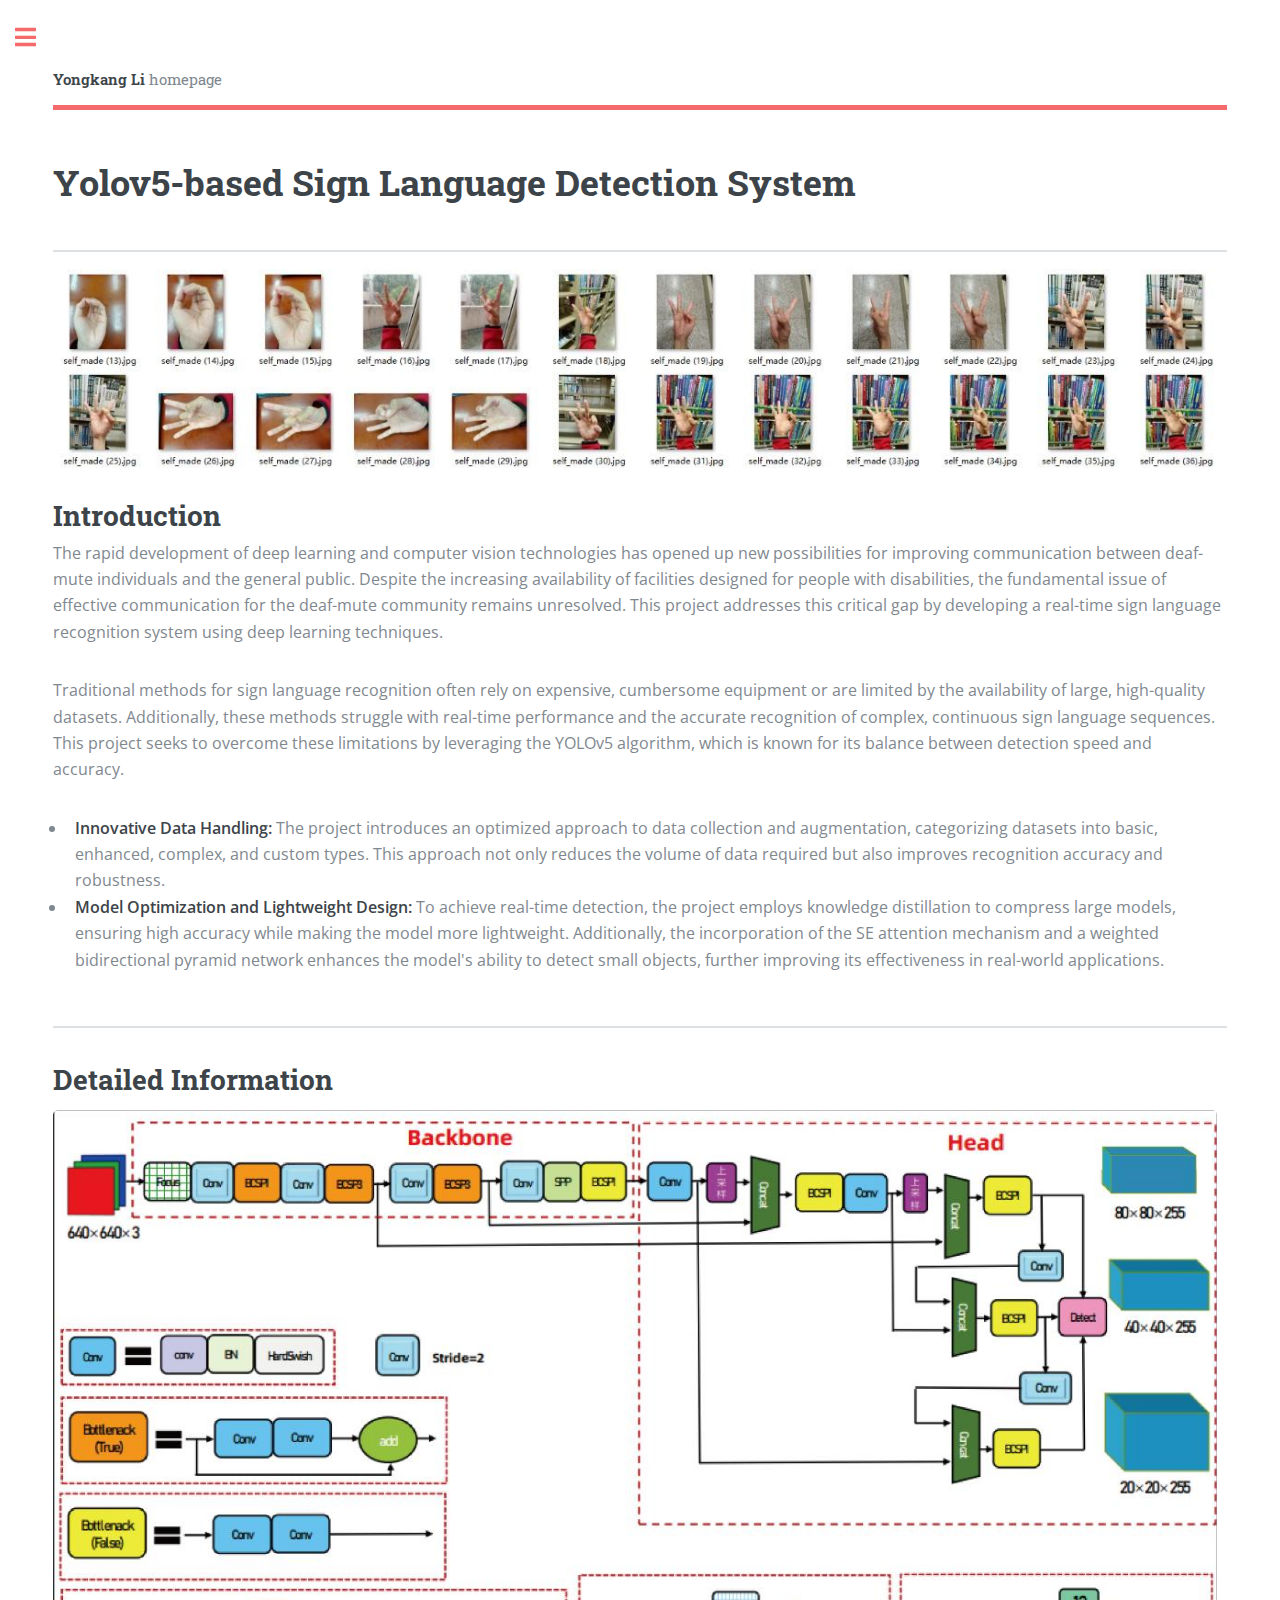
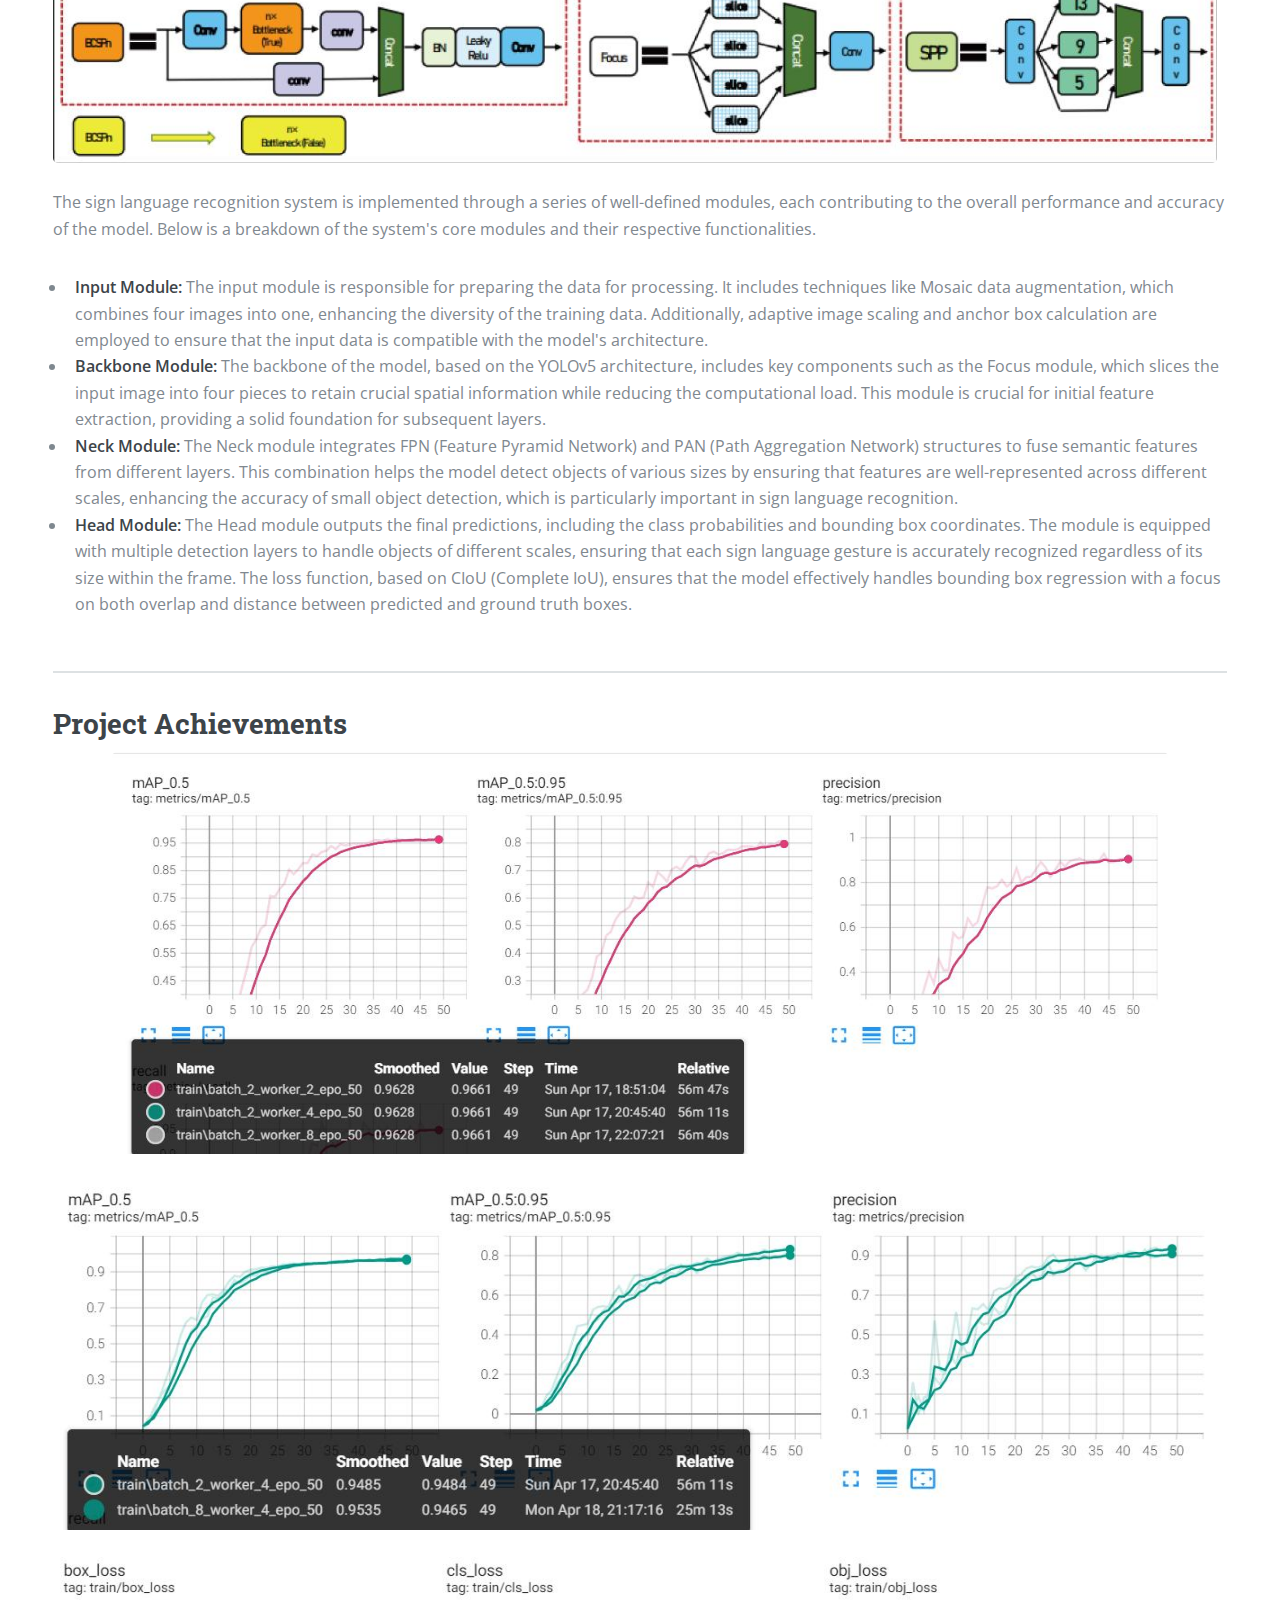
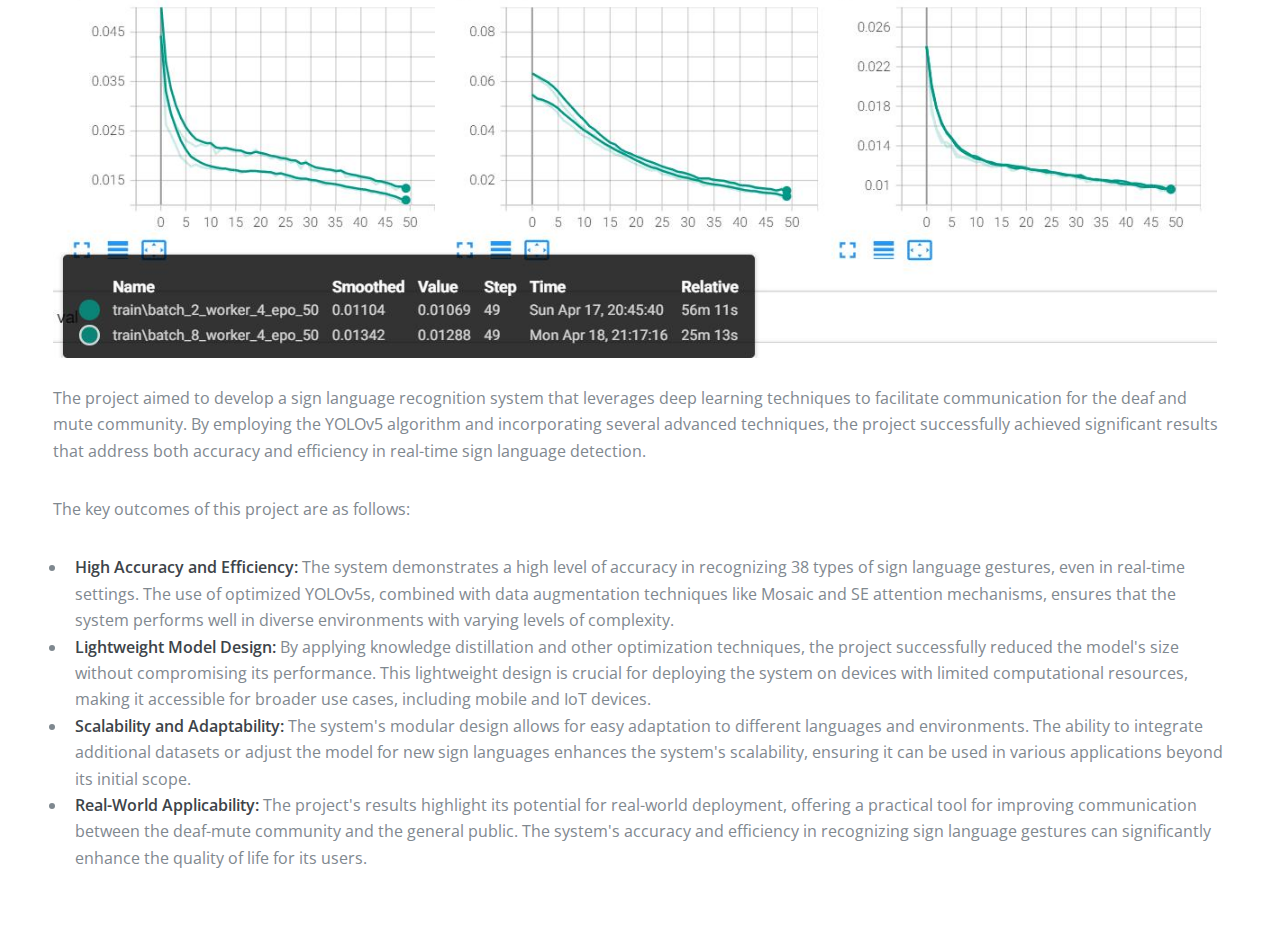
<file: project/project6-SignLanguage.html>
<!DOCTYPE HTML>
<!--
	Editorial by HTML5 UP
	html5up.net | @ajlkn
	Free for personal and commercial use under the CCA 3.0 license (html5up.net/license)
-->
<html>
	<head>
		<title>Project1</title>
		<meta charset="utf-8" />
		<meta name="viewport" content="width=device-width, initial-scale=1, user-scalable=no" />
		<link rel="stylesheet" href="../assets/css/main.css" />
		<style>
            /* Flex container styles */
            .container {
                display: flex;
                justify-content: space-between;
                align-items: center;
            }
            
            /* Text container styles */
            .text-container {
                flex: 1;
                text-align: justify;
            }
            
            /* Image container styles */
            .image-container {
                flex: 0 0 auto; /* Prevent image container from growing */
            }
            
            /* Image styles */
            .image-container img {
                max-width: 450px; /* Adjust width as needed */
                height: auto; /* Maintain aspect ratio */
                border-radius: 8px; /* Optional: add rounded corners */
                margin-left: 25px; /* Space between text and image */
            }
        </style>
	</head>
	<body class="is-preload">

		<!-- Wrapper -->
			<div id="wrapper">

				<!-- Main -->
					<div id="main">
						<div class="inner">

							<!-- Header -->
                            <header id="header">
                                <a href="self.html" class="logo"><strong>Yongkang Li </strong> homepage</a>
                            </header>
                        
                        	<!-- Banner -->
                            <section id="banner">
                                <div class="content">
                                    <header>
                                        <h1 style="font-size: 36px;">Yolov5-based Sign Language Detection System</h1>
                                    </header>
                                </div>
                            </section>
                            <!-- <hr style="border-style: dashed; margin-top: -35px;" class="major" /> -->

							<!-- Section -->
							<section >						
								<div style="width: 100%; display: flex; justify-content: space-between; margin-top: -36px; margin-bottom: 24px;">
									<span class="image fit" style="flex: 1; margin-right: 10px;">
										<img src="../images/project/project6-SignLanguage/2.png" alt="" style="width: 100%; display: block; margin: 0 auto;"/>
									</span>
								</div>	
								<header class="main">
									<h1 id="introducation" style="font-size: 28px; margin-top: -20px; margin-bottom: 5px;">Introduction</h1>
								</header>
				
								<p style="font-size: 16px;">
									The rapid development of deep learning and computer vision technologies has opened up new possibilities for improving communication between deaf-mute individuals and the general public. 
									Despite the increasing availability of facilities designed for people with disabilities, the fundamental issue of effective communication for the deaf-mute community remains unresolved. 
									This project addresses this critical gap by developing a real-time sign language recognition system using deep learning techniques.
									</p>
									
									<p style="font-size: 16px;">
									Traditional methods for sign language recognition often rely on expensive, cumbersome equipment or are limited by the availability of large, high-quality datasets. Additionally, 
									these methods struggle with real-time performance and the accurate recognition of complex, continuous sign language sequences. This project seeks to overcome these limitations by leveraging the YOLOv5 algorithm, 
									which is known for its balance between detection speed and accuracy.
									</p>
									
									<p style="font-size: 16px;">
										<ul>
											<li style="font-size: 16px;"><b>Innovative Data Handling:</b> The project introduces an optimized approach to data collection and augmentation, categorizing datasets into basic, enhanced, complex, 
												and custom types. This approach not only reduces the volume of data required but also improves recognition accuracy and robustness.</li>
											<li style="font-size: 16px;"><b>Model Optimization and Lightweight Design:</b> To achieve real-time detection, the project employs knowledge distillation to compress large models, 
												ensuring high accuracy while making the model more lightweight. Additionally, the incorporation of the SE attention mechanism and a weighted bidirectional pyramid network enhances the model's ability to detect small objects, further improving its effectiveness in real-world applications.</li>
										</ul>
									</p>
										
						</section>

							<!-- Section -->
							<section>
								<div>
									<header>
										<h1 id="detailed-information" style="font-size: 28px; margin-top: -20px; margin-bottom: 12px;">Detailed Information</h1>
									</header>
								</div>

								<div style="width: 100%; display: flex; justify-content: space-between;">
									<span class="image fit" style="flex: 1; margin-right: 10px;">
										<img src="../images/project/project6-SignLanguage/1.png" alt="" style="width: 100%; display: block; margin: 0 auto;"/>
									</span>
								</div>

								<p style="font-size: 16px;">
									The sign language recognition system is implemented through a series of well-defined modules, each contributing to the overall performance and accuracy of the model. Below is a breakdown of the system's core modules and their respective functionalities.
									</p>
									
									<p style="font-size: 16px;">
										<ul>
											<li style="font-size: 16px;"><b>Input Module:</b> The input module is responsible for preparing the data for processing. It includes techniques like Mosaic data augmentation, which combines four images into one, enhancing the diversity of the training data. Additionally, adaptive image scaling and anchor box calculation are employed to ensure that the input data is compatible with the model's architecture.</li>
											<li style="font-size: 16px;"><b>Backbone Module:</b> The backbone of the model, based on the YOLOv5 architecture, includes key components such as the Focus module, which slices the input image into four pieces to retain crucial spatial information while reducing the computational load. This module is crucial for initial feature extraction, providing a solid foundation for subsequent layers.</li>
											<li style="font-size: 16px;"><b>Neck Module:</b> The Neck module integrates FPN (Feature Pyramid Network) and PAN (Path Aggregation Network) structures to fuse semantic features from different layers. This combination helps the model detect objects of various sizes by ensuring that features are well-represented across different scales, enhancing the accuracy of small object detection, which is particularly important in sign language recognition.</li>
											<li style="font-size: 16px;"><b>Head Module:</b> The Head module outputs the final predictions, including the class probabilities and bounding box coordinates. The module is equipped with multiple detection layers to handle objects of different scales, ensuring that each sign language gesture is accurately recognized regardless of its size within the frame. The loss function, based on CIoU (Complete IoU), ensures that the model effectively handles bounding box regression with a focus on both overlap and distance between predicted and ground truth boxes.</li>
										</ul>
									</p>
					
							</section>

							<!-- Section -->
							<section>
								<div>
									<div>
										<header>
											<h1 id="project-achievements" style="font-size: 28px; margin-top: -20px; margin-bottom: 10px;">Project Achievements</h1>
										</header>
									</div>
									<div style="width: 100%;">
										<span class="image fit">
											<img src="../images/project/project6-SignLanguage/3.png" alt="" style="width: 90%; display: block; margin: 0 auto;"/>
										</span>
									</div>
									<div style="width: 100%; display: flex; justify-content: space-between;">
										<span class="image fit" style="flex: 1; margin-right: 10px;">
											<img src="../images/project/project6-SignLanguage/4.png" alt="" style="width: 100%; display: block; margin: 0 auto;"/>
										</span>
									</div>
									<div style="width: 100%; display: flex; justify-content: space-between;">
										<span class="image fit" style="flex: 1; margin-right: 10px;">
											<img src="../images/project/project6-SignLanguage/5.png" alt="" style="width: 100%; display: block; margin: 0 auto;"/>
										</span>
									</div>

									<p style="font-size: 16px;">
										The project aimed to develop a sign language recognition system that leverages deep learning techniques to facilitate communication for the deaf and mute community. By employing the YOLOv5 algorithm and incorporating several advanced techniques, the project successfully achieved significant results that address both accuracy and efficiency in real-time sign language detection.
										</p>
										
										<p style="font-size: 16px;">
										The key outcomes of this project are as follows:
										</p>
										
										<p style="font-size: 16px;">
											<ul>
												<li style="font-size: 16px;"><b>High Accuracy and Efficiency:</b> The system demonstrates a high level of accuracy in recognizing 38 types of sign language gestures, even in real-time settings. The use of optimized YOLOv5s, combined with data augmentation techniques like Mosaic and SE attention mechanisms, ensures that the system performs well in diverse environments with varying levels of complexity.</li>
												<li style="font-size: 16px;"><b>Lightweight Model Design:</b> By applying knowledge distillation and other optimization techniques, the project successfully reduced the model's size without compromising its performance. This lightweight design is crucial for deploying the system on devices with limited computational resources, making it accessible for broader use cases, including mobile and IoT devices.</li>
												<li style="font-size: 16px;"><b>Scalability and Adaptability:</b> The system's modular design allows for easy adaptation to different languages and environments. The ability to integrate additional datasets or adjust the model for new sign languages enhances the system's scalability, ensuring it can be used in various applications beyond its initial scope.</li>
												<li style="font-size: 16px;"><b>Real-World Applicability:</b> The project's results highlight its potential for real-world deployment, offering a practical tool for improving communication between the deaf-mute community and the general public. The system's accuracy and efficiency in recognizing sign language gestures can significantly enhance the quality of life for its users.</li>
											</ul>
										</p>
										
								</div>
							</section>
						</div>
					</div>

					<!-- Sidebar -->
					<div id="sidebar">
						<div class="inner">

							<!-- Search -->
								<section id="search" class="alt">
									<form method="post" action="#">
										<input type="text" name="query" id="query" placeholder="Search" />
									</form>
								</section>

								<!-- Menu -->
								<nav id="menu">
									<header class="major">
										<h2>Menu</h2>
									</header>
									<ul>
										<!-- <li><a href="index.html">Homepage</a></li> -->
                                        <li>
											<a href="../index.html" class="opener">Homepage</a>
											<ul>
												<li><a href="../index.html#self-introduction">SELF-INTRODUCTION</a></li>
												<li><a href="../index.html#news">NEWS</a></li>
												<li><a href="../index.html#research">RESEARCH</a></li>
                                                <li><a href="../index.html#software-copyright">SOFTWARE COPYRIGHT</a></li>
                                                <li><a href="../index.html#project">PROJECT</a></li>
												<li><a href="../index.html#scholarship-and-awards">SCHOLARSHIP AND AWARDS</a></li>
                                                <li><a href="../index.html#leadership-and-activities">LEADERSHIP AND ACTIVITIES</a></li>
											</ul>
                                        </li>
                                        <li>
                                            <a href="../publication/publication.html" class="opener">Publication</a>
											<ul>
												<li><a href="../publication/publication.html#2024">2024</a></li>
                                                <ul>
                                                    <li><a href="../publication/paper/aap.html">When, Where, and What? A Benchmark for Accident Anticipation and Localization with Large Language Models</a></li>
                                                    <li><a href="../publication/paper/ecai24.html">Less is More: Efficient Brain-Inspired Learning for Autonomous Driving Trajectory Prediction</a></li>
                                                    <li><a href="../publication/paper/aap.html">Real-time Accident Anticipation for Autonomous Driving Through Monocular Depth-Enhanced 3D Modeling</a></li>
                                                    <li><a href="../publication/paper/tiv.html">A Cognitive-Based Trajectory Prediction Approach for Autonomous Driving</a></li>
                                                </ul>
												<li><a href="../publication/publication.html#2023">2023</a></li>
                                                <ul>
                                                    <li><a href="#">Lightweight Human Observation-inspired Trajectory Prediction For Autonomous Driving</a></li>
                                                </ul>
											</ul>
										</li>
									</ul>
								</nav>

						</div>
					</div>

			</div>

		<!-- Scripts -->
			<script src="../assets/js/jquery.min.js"></script>
			<script src="../assets/js/browser.min.js"></script>
			<script src="../assets/js/breakpoints.min.js"></script>
			<script src="../assets/js/util.js"></script>
			<script src="../assets/js/main.js"></script>

	</body>
</html>
</file>
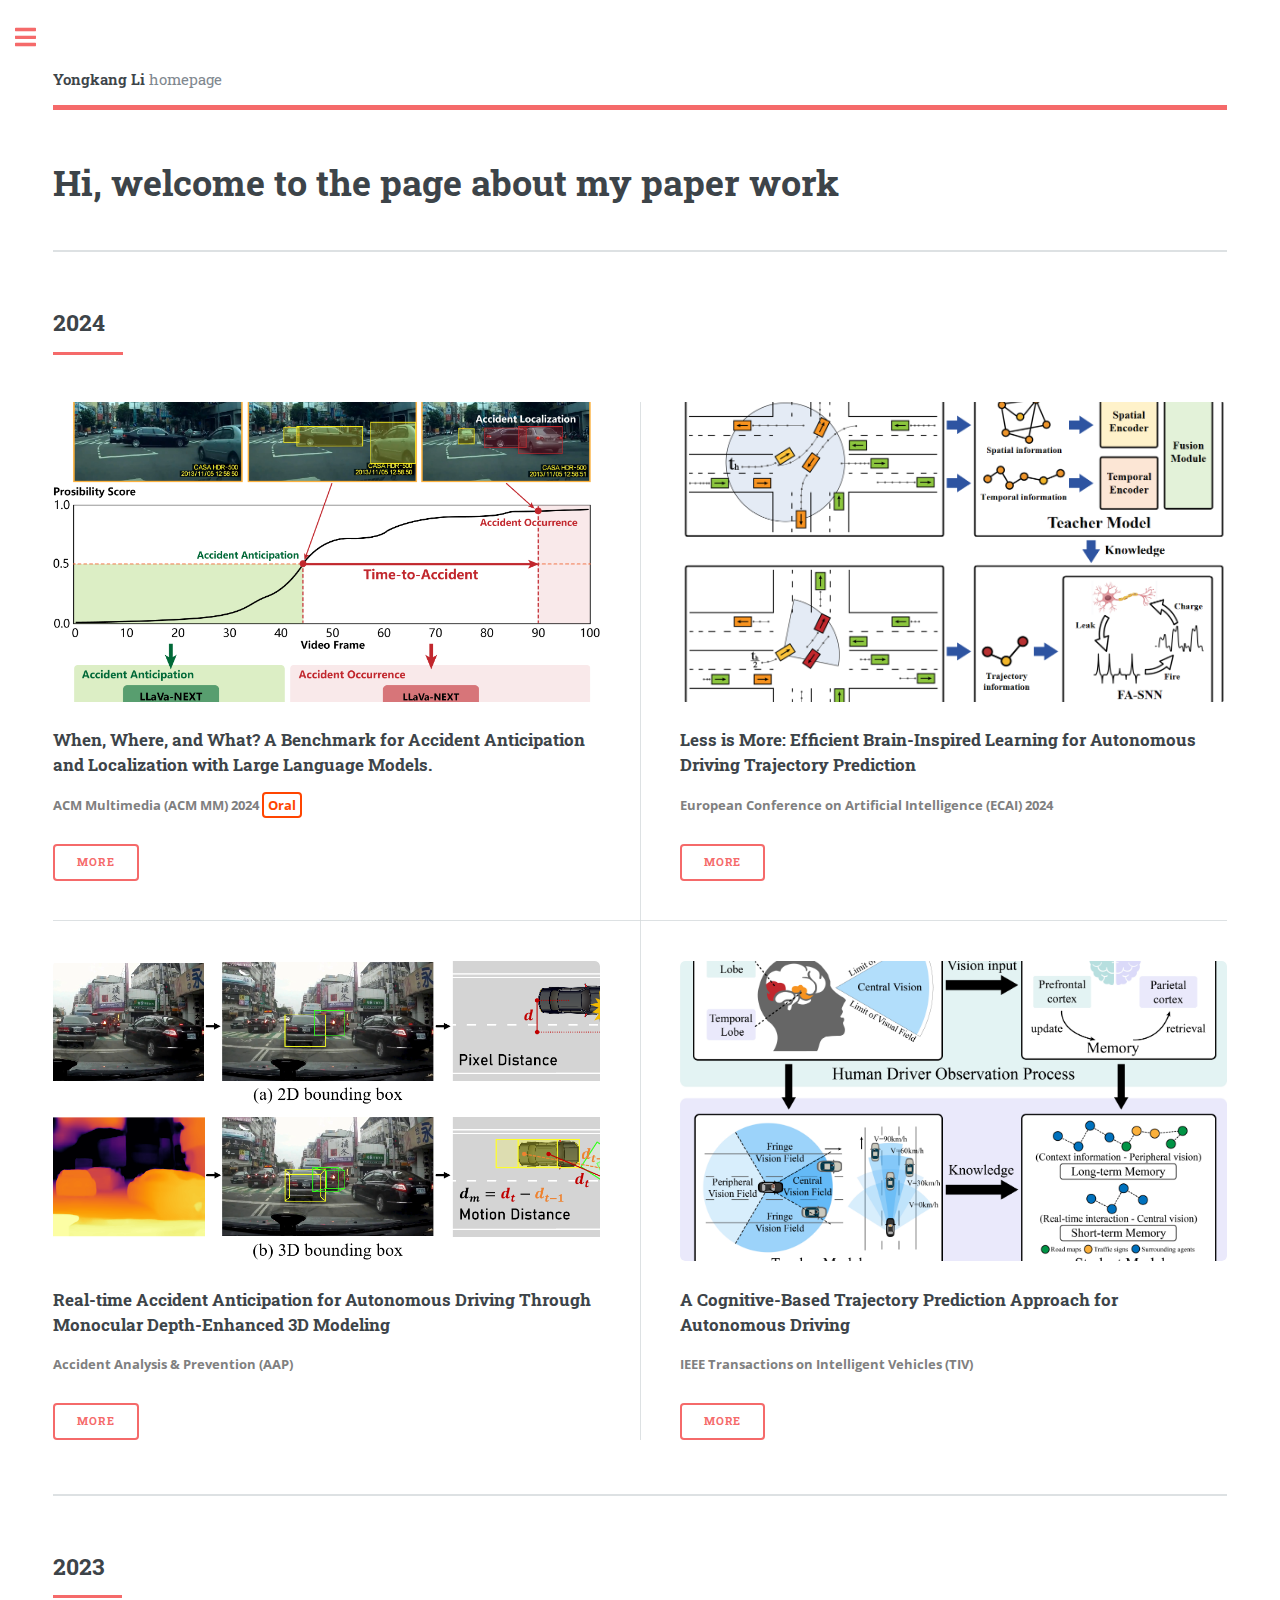
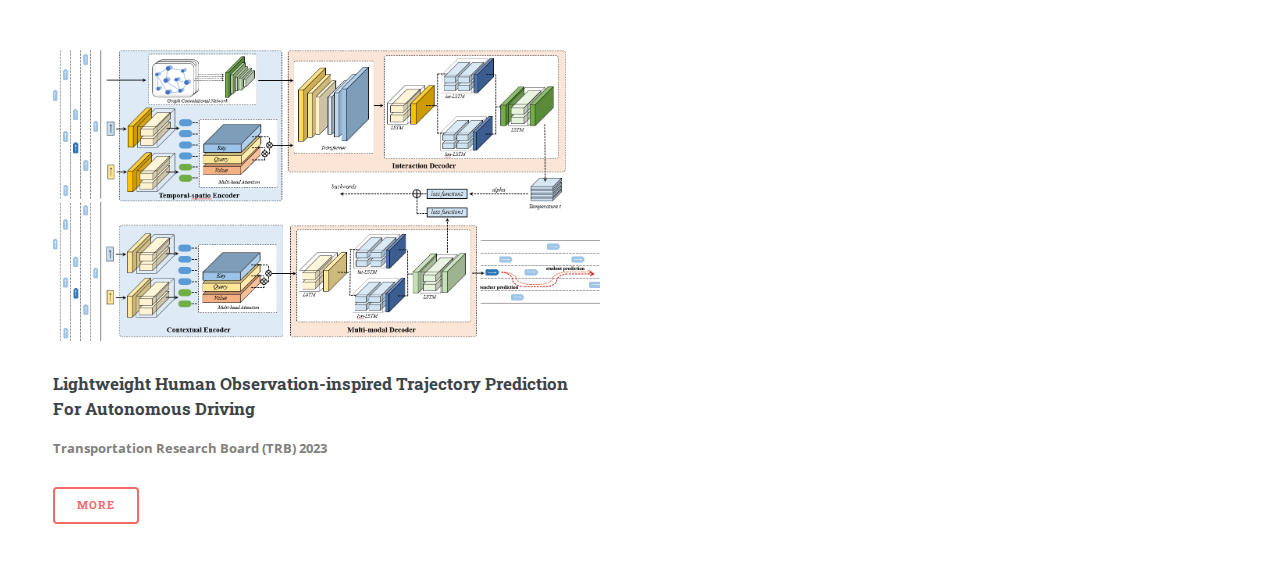
<file: publication/publication.html>
<!DOCTYPE HTML>
<!--
	Editorial by HTML5 UP
	html5up.net | @ajlkn
	Free for personal and commercial use under the CCA 3.0 license (html5up.net/license)
-->
<html>
	<head>
		<title>Publication</title>
		<meta charset="utf-8" />
		<meta name="viewport" content="width=device-width, initial-scale=1, user-scalable=no" />
		<link rel="stylesheet" href="../assets/css/main.css" />
	</head>
	<body class="is-preload">

		<!-- Wrapper -->
			<div id="wrapper">

				<!-- Main -->
					<div id="main">
						<div class="inner">

							<!-- Header -->
                            <header id="header">
                                <a href="self.html" class="logo"><strong>Yongkang Li </strong> homepage</a>
                            </header>
                        
                        	<!-- Banner -->
                            <section id="banner">
                                <div class="content">
                                    <header>
                                        <h1 style="font-size: 36px;">Hi, welcome to the page about my paper work</h1>
                                    </header>
                                </div>
                            </section>
                            <!-- <hr style="border-style: dashed; margin-top: -35px;" class="major" /> -->

							<!-- Section -->
							<section>
								<header class="major">
									<h2 id="2024">2024</h2>
								</header>
								<div class="posts">
									<article>
										<a href="#" class="image"><img src="../images/paper/mm24-head.png" alt="" style="width: 100%; height: 300px; object-fit: cover;"/></a>
										<h3>When, Where, and What? A Benchmark for Accident Anticipation and Localization with Large Language Models. </h3>
										<p style="color: grey; font-weight: bold;">ACM Multimedia (ACM MM) 2024 
											<span style="color: orangered; border: 2px solid orangered; padding: 2px 4px; border-radius: 4px;">
												Oral
											</span></p>
										<ul class="actions">
											<li><a href="./paper/mm24.html" class="button">More</a></li>
										</ul>
									</article>
									<article>
										<a href="#" class="image"><img src="../images/paper/ecai24-head.png" alt="" style="width: 100%; height: 300px; object-fit: cover;"/></a>
										<h3>Less is More: Efficient Brain-Inspired Learning for Autonomous Driving Trajectory Prediction</h3>
										<p style="color: grey; font-weight: bold;">European Conference on Artificial Intelligence (ECAI) 2024</p>
										<ul class="actions">
											<li><a href="./paper/ecai24.html" class="button">More</a></li>
										</ul>
									</article>
									<article>
										<a href="#" class="image"><img src="../images/paper/aap-head.png" alt="" style="width: 100%; height: 300px; object-fit: cover;"/></a>
										<h3>Real-time Accident Anticipation for Autonomous Driving Through Monocular Depth-Enhanced 3D Modeling</h3>
										<p style="color: grey; font-weight: bold;">Accident Analysis & Prevention (AAP)</p>
										<ul class="actions">
											<li><a href="./paper/aap.html" class="button">More</a></li>
										</ul>
									</article>
									<article>
										<a href="#" class="image"><img src="../images/paper/tiv-head.jpg" alt="" style="width: 100%; height: 300px; object-fit: cover;"/></a>
										<h3>A Cognitive-Based Trajectory Prediction Approach for Autonomous Driving</h3>
										<p style="color: grey; font-weight: bold;">IEEE Transactions on Intelligent Vehicles (TIV)</p>
										<ul class="actions">
											<li><a href="./paper/tiv.html" class="button">More</a></li>
										</ul>
									</article>
								</div>
							</section>

							<!-- Section -->
							<section>
								<header class="major">
									<h2 id="2023">2023</h2>
								</header>
								<div class="posts">
									<article>
										<a href="#" class="image"><img src="../images/paper/trb23-structure.png" alt="" style="width: 100%; height: 300px; object-fit: cover;"/></a>
										<h3>Lightweight Human Observation-inspired Trajectory Prediction For Autonomous Driving </h3>
										<p style="color: grey; font-weight: bold;">Transportation Research Board (TRB) 2023 
										<ul class="actions">
											<li><a href="#" class="button">More</a></li>
										</ul>
									</article>
								</div>
							</section>
						</div>
					</div>

					<!-- Sidebar -->
					<div id="sidebar">
						<div class="inner">

							<!-- Search -->
								<section id="search" class="alt">
									<form method="post" action="#">
										<input type="text" name="query" id="query" placeholder="Search" />
									</form>
								</section>

								<!-- Menu -->
								<nav id="menu">
									<header class="major">
										<h2>Menu</h2>
									</header>
									<ul>
										<!-- <li><a href="index.html">Homepage</a></li> -->
                                        <li>
											<span href="../index.html" class="opener">Homepage</span>
											<ul>
												<li><a href="../index.html#self-introduction">SELF-INTRODUCTION</a></li>
												<li><a href="../index.html#news">NEWS</a></li>
												<li><a href="../index.html#research">RESEARCH</a></li>
												<li><a href="#software-copyright">SOFTWARE COPYRIGHT</a></li>
                                                <li><a href="#project">PROJECT</a></li>
												<li><a href="../index.html#scholarship-and-awards">SCHOLARSHIP AND AWARDS</a></li>
                                                <li><a href="../index.html#leadership-and-activities">LEADERSHIP AND ACTIVITIES</a></li>
											</ul>

                                            <span href="publication.html" class="opener">Publication</span>
											<ul>
												<li><a href="#2024">2024</a></li>
												<li><a href="#2023">2023</a></li>
											</ul>
										</li>
									</ul>
								</nav>

						</div>
					</div>

			</div>

		<!-- Scripts -->
			<script src="../assets/js/jquery.min.js"></script>
			<script src="../assets/js/browser.min.js"></script>
			<script src="../assets/js/breakpoints.min.js"></script>
			<script src="../assets/js/util.js"></script>
			<script src="../assets/js/main.js"></script>

	</body>
</html>
</file>
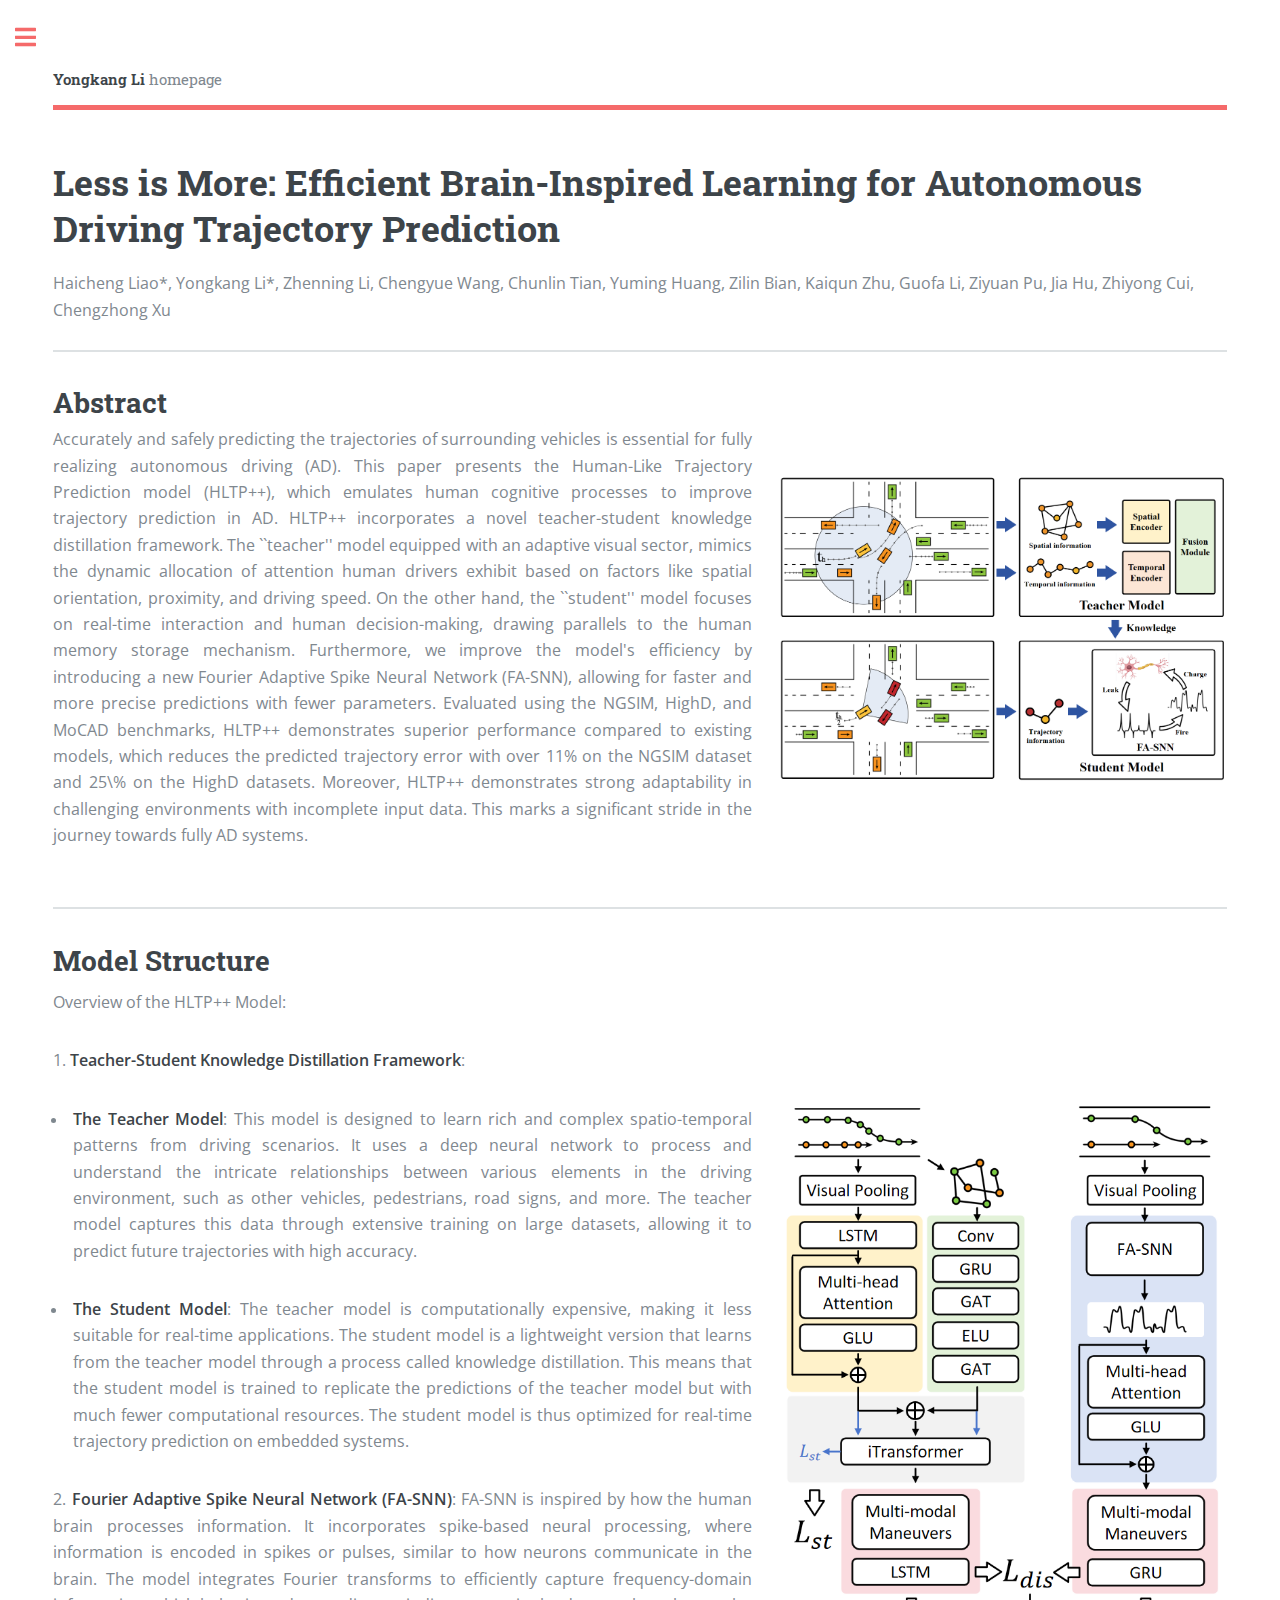
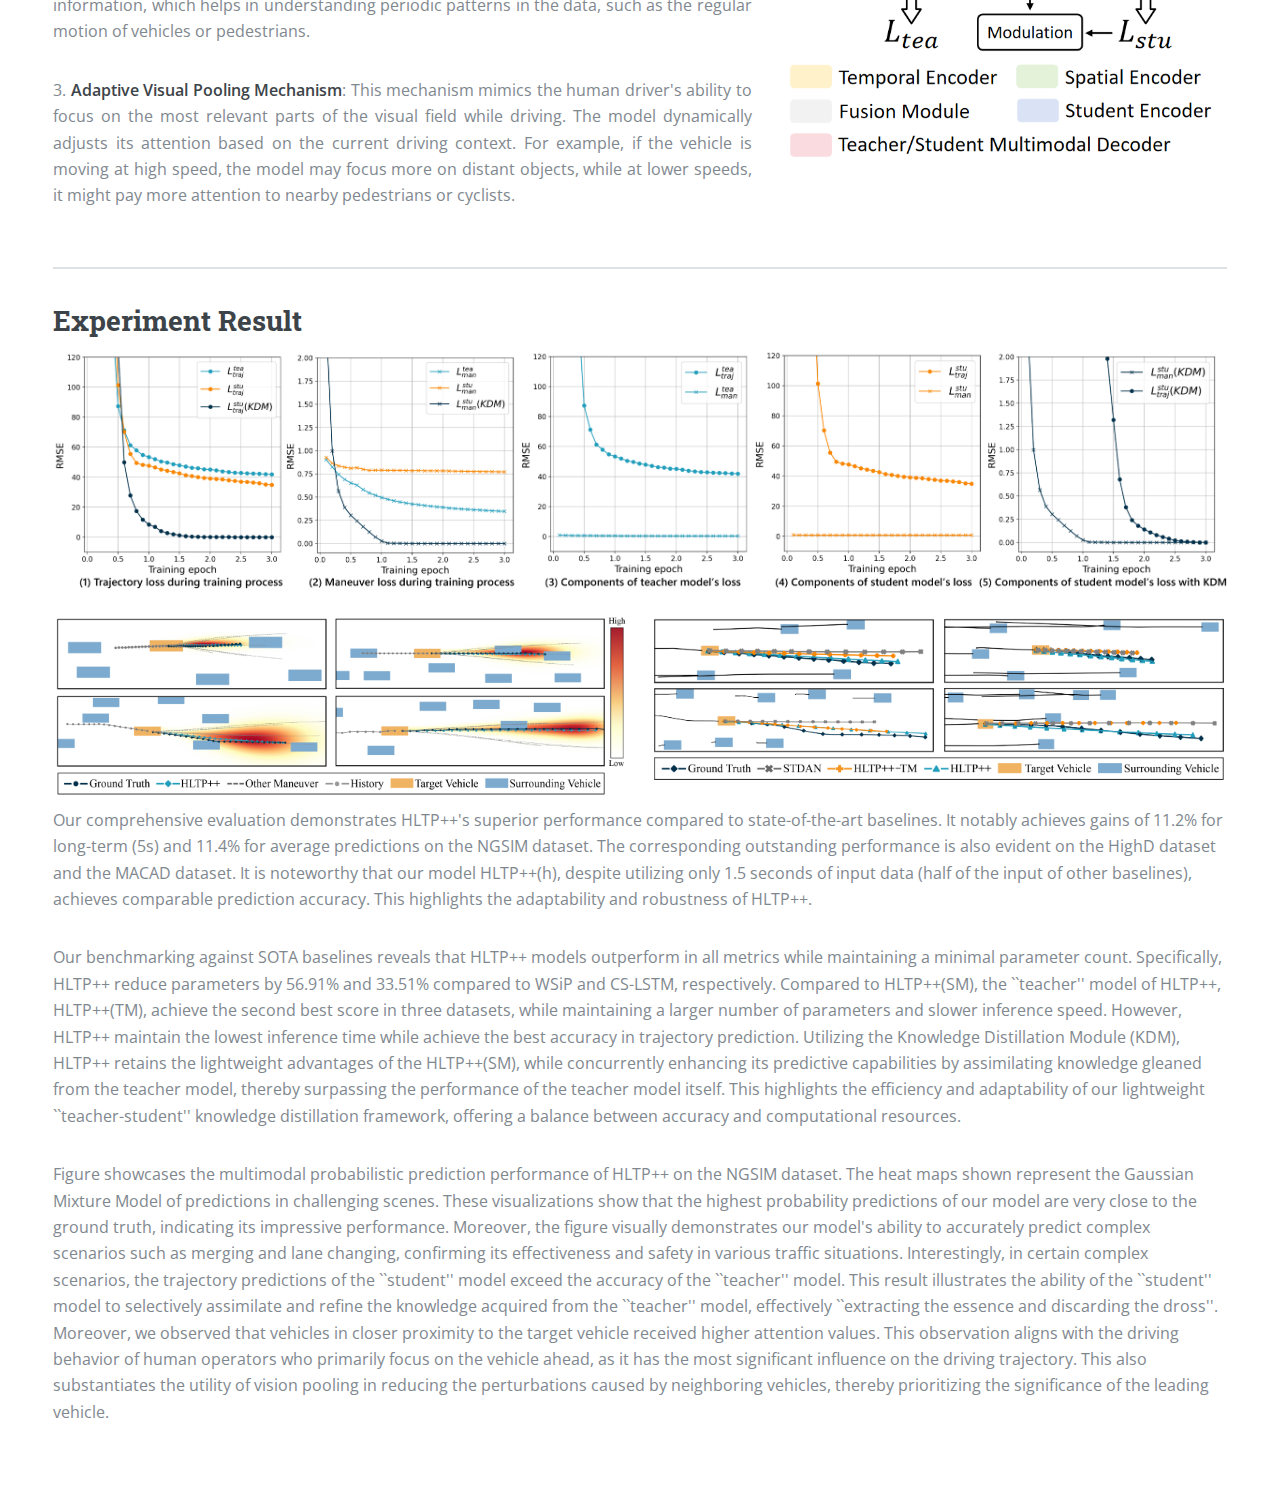
<file: publication/paper/ecai24.html>
<!DOCTYPE HTML>
<!--
	Editorial by HTML5 UP
	html5up.net | @ajlkn
	Free for personal and commercial use under the CCA 3.0 license (html5up.net/license)
-->
<html>
	<head>
		<title>Publication</title>
		<meta charset="utf-8" />
		<meta name="viewport" content="width=device-width, initial-scale=1, user-scalable=no" />
		<link rel="stylesheet" href="../../assets/css/main.css" />
		<style>
            /* Flex container styles */
            .container {
                display: flex;
                justify-content: space-between;
                align-items: center;
            }
            
            /* Text container styles */
            .text-container {
                flex: 1;
                text-align: justify;
            }
            
            /* Image container styles */
            .image-container {
                flex: 0 0 auto; /* Prevent image container from growing */
            }
            
            /* Image styles */
            .image-container img {
                max-width: 450px; /* Adjust width as needed */
                height: auto; /* Maintain aspect ratio */
                border-radius: 8px; /* Optional: add rounded corners */
                margin-left: 25px; /* Space between text and image */
            }
        </style>
	</head>
	<body class="is-preload">

		<!-- Wrapper -->
			<div id="wrapper">

				<!-- Main -->
					<div id="main">
						<div class="inner">

							<!-- Header -->
                            <header id="header">
                                <a href="self.html" class="logo"><strong>Yongkang Li </strong> homepage</a>
                            </header>
                        
                        	<!-- Banner -->
                            <section id="banner">
                                <div class="content">
                                    <header>
                                        <h1 style="font-size: 36px;">Less is More: Efficient Brain-Inspired Learning for Autonomous Driving Trajectory Prediction</h1>
                                    </header>
									<div style="font-size: 16px;">Haicheng Liao*, Yongkang Li*, Zhenning Li, Chengyue Wang, Chunlin Tian, Yuming Huang, Zilin Bian, Kaiqun Zhu, Guofa Li, Ziyuan Pu, Jia Hu, Zhiyong Cui, Chengzhong Xu</div>
                                </div>
                            </section>
                            <!-- <hr style="border-style: dashed; margin-top: -35px;" class="major" /> -->

							<!-- Section -->
							<section >
								<div class="container">
									<div class="text-container">
										<header class="main">
											<h1 id="abstract" style="font-size: 28px; margin-top: -20px; margin-bottom: 5px;">Abstract</h1>
										</header>
						
										<p style="font-size: 16px;">
											Accurately and safely predicting the trajectories of surrounding vehicles is essential for fully realizing autonomous driving (AD). 
											This paper presents the Human-Like Trajectory Prediction model (HLTP++), which emulates human cognitive processes to improve trajectory prediction in AD. 
											HLTP++ incorporates a novel teacher-student knowledge distillation framework. The ``teacher'' model equipped with an adaptive visual sector, 
											mimics the dynamic allocation of attention human drivers exhibit based on factors like spatial orientation, proximity, and driving speed. 
											On the other hand, the ``student'' model focuses on real-time interaction and human decision-making, drawing parallels to the human memory storage mechanism. 
											Furthermore, we improve the model's efficiency by introducing a new Fourier Adaptive Spike Neural Network (FA-SNN), allowing for faster and more precise predictions with fewer parameters. 
											Evaluated using the NGSIM, HighD, and MoCAD benchmarks, HLTP++ demonstrates superior performance compared to existing models, 
											which reduces the predicted trajectory error with over 11% on the NGSIM dataset and 25\% on the HighD datasets. 
											Moreover, HLTP++ demonstrates strong adaptability in challenging environments with incomplete input data. 
											This marks a significant stride in the journey towards fully AD systems.
										</p>
									</div>
									<div class="image-container">
										<span class="image fit">
											<img src="../../images/paper/ecai24-head.png" alt=""/>
										</span>
									</div>
								</div>
							</section>

							<!-- Section -->
							<section>
								<div>
									<div>
										<header>
											<h1 id="model-structure" style="font-size: 28px; margin-top: -20px; margin-bottom: 10px;">Model Structure</h1>
										</header>
									</div>																																		
									<p style="font-size: 16px;">
										Overview of the HLTP++ Model:
										<div class="container">
											<div class="text-container">
												<p style="font-size: 16px;">1. <b>Teacher-Student Knowledge Distillation Framework</b>:
													<ul>
														<li>
															<p style="font-size: 16px;"><b>The Teacher Model</b>: This model is designed to learn rich and complex spatio-temporal patterns from driving scenarios. 
																It uses a deep neural network to process and understand the intricate relationships between various elements in the driving environment, such as other vehicles, pedestrians, road signs, and more. 
																The teacher model captures this data through extensive training on large datasets, allowing it to predict future trajectories with high accuracy.</p>
															</li>
															<li>
															<p style="font-size: 16px;"><b>The Student Model</b>: The teacher model is computationally expensive, making it less suitable for real-time applications. 
																The student model is a lightweight version that learns from the teacher model through a process called knowledge distillation. 
																This means that the student model is trained to replicate the predictions of the teacher model but with much fewer computational resources. 
																The student model is thus optimized for real-time trajectory prediction on embedded systems.</p>
														</li>
													</ul>	 
												<p style="font-size: 16px;">2. <b>Fourier Adaptive Spike Neural Network (FA-SNN)</b>: FA-SNN is inspired by how the human brain processes information. It incorporates spike-based neural processing, 
													where information is encoded in spikes or pulses, similar to how neurons communicate in the brain. The model integrates Fourier transforms to efficiently capture frequency-domain information, 
													which helps in understanding periodic patterns in the data, such as the regular motion of vehicles or pedestrians. </p>
												<p style="font-size: 16px;">3. <b>Adaptive Visual Pooling Mechanism</b>: This mechanism mimics the human driver's ability to focus on the most relevant parts of the visual field while driving. 
													The model dynamically adjusts its attention based on the current driving context. 
													For example, if the vehicle is moving at high speed, the model may focus more on distant objects, while at lower speeds, it might pay more attention to nearby pedestrians or cyclists.</p>
											</div>
											<div class="image-container">
												<span class="image fit">
													<img src="../../images/paper/ecai24-structure.png" alt=""/>
												</span>
											</div>
										<!-- <div class="container">
											<div class="text-container">
												<p style="font-size: 16px;">2. <b>Fourier Adaptive Spike Neural Network (FA-SNN)</b>: This is a critical component of the student model, designed to efficiently handle temporal data by mimicking the neuronal processes in the human brain. 
													It improves prediction accuracy while maintaining computational efficiency, which is crucial for embedded systems in autonomous vehicles.</p>
											</div>
											<div class="image-container">
												<span class="image fit">
													<img src="../../images/paper/mm24-dynamic.png" alt=""/>
												</span>
											</div>
										</div> -->
									</p>
								</div>
							</section>

							<!-- Section -->
							<section>
								<div>
									<div>
										<header>
											<h1 id="experiment-result" style="font-size: 28px; margin-top: -20px; margin-bottom: 10px;">Experiment Result</h1>
										</header>
									</div>
									<div style="width: 100%;">
										<span class="image fit">
											<img src="../../images/paper/ecai24-loss.png" alt="" style="width: 100%; display: block; margin: 0 auto;"/>
										</span>
									</div>
									<div style="display: flex; justify-content: space-between;">
										<article style="flex: 1; margin-right: 10px;">
											<a href="#" class="image">
												<img src="../../images/paper/ecai24-hot.png" alt="" style="width: 100%; object-fit: cover;"/>
											</a>
										</article>
										<article style="flex: 1; margin-left: 10px;">
											<a href="#" class="image">
												<img src="../../images/paper/ecai24-comprision.png" alt="" style="width: 100%; object-fit: cover;"/>
											</a>
										</article>
									</div>									
									<p style="font-size: 16px;">
										Our comprehensive evaluation demonstrates HLTP++'s superior performance compared to state-of-the-art baselines. 
										It notably achieves gains of 11.2% for long-term (5s) and 11.4% for average predictions on the NGSIM dataset. 
										The corresponding outstanding performance is also evident on the HighD dataset and the MACAD dataset. It is noteworthy that our model HLTP++(h), 
										despite utilizing only 1.5 seconds of input data (half of the input of other baselines), achieves comparable prediction accuracy. This highlights the adaptability and robustness of HLTP++.
									</p>
									<p style="font-size: 16px;">
										Our benchmarking against SOTA baselines reveals that HLTP++ models outperform in all metrics while maintaining a minimal parameter count. 
										Specifically, HLTP++ reduce parameters by 56.91% and 33.51% compared to WSiP and CS-LSTM, respectively. Compared to HLTP++(SM), the ``teacher'' model of HLTP++, HLTP++(TM), 
										achieve the second best score in three datasets, while maintaining a larger number of parameters and slower inference speed. However, HLTP++ maintain the lowest inference time while achieve the best accuracy in trajectory prediction. 
										Utilizing the Knowledge Distillation Module (KDM), HLTP++ retains the lightweight advantages of the HLTP++(SM), while concurrently enhancing its predictive capabilities by assimilating knowledge gleaned from the teacher model, 
										thereby surpassing the performance of the teacher model itself. This highlights the efficiency and adaptability of our lightweight ``teacher-student'' knowledge distillation framework, offering a balance between accuracy and computational resources.
									</p>
									<p style="font-size: 16px;">
										Figure showcases the multimodal probabilistic prediction performance of HLTP++ on the NGSIM dataset. The heat maps shown represent the Gaussian Mixture Model of predictions in challenging scenes. 
										These visualizations show that the highest probability predictions of our model are very close to the ground truth, indicating its impressive performance. 
										Moreover, the figure visually demonstrates our model's ability to accurately predict complex scenarios such as merging and lane changing, confirming its effectiveness and safety in various traffic situations. 
										Interestingly, in certain complex scenarios, the trajectory predictions of the ``student'' model exceed the accuracy of the ``teacher'' model. 
										This result illustrates the ability of the ``student'' model to selectively assimilate and refine the knowledge acquired from the ``teacher'' model, 
										effectively ``extracting the essence and discarding the dross''. Moreover, we observed that vehicles in closer proximity to the target vehicle received higher attention values. 
										This observation aligns with the driving behavior of human operators who primarily focus on the vehicle ahead, as it has the most significant influence on the driving trajectory. 
										This also substantiates the utility of vision pooling in reducing the perturbations caused by neighboring vehicles, thereby prioritizing the significance of the leading vehicle.
									</p>
								</div>
							</section>
						</div>
					</div>

					<!-- Sidebar -->
					<div id="sidebar">
						<div class="inner">

							<!-- Search -->
								<section id="search" class="alt">
									<form method="post" action="#">
										<input type="text" name="query" id="query" placeholder="Search" />
									</form>
								</section>

								<!-- Menu -->
								<nav id="menu">
									<header class="major">
										<h2>Menu</h2>
									</header>
									<ul>
										<!-- <li><a href="index.html">Homepage</a></li> -->
                                        <li>
											<a href="../../index.html" class="opener">Homepage</a>
											<ul>
												<li><a href="../../index.html#self-introduction">SELF-INTRODUCTION</a></li>
												<li><a href="../../index.html#news">NEWS</a></li>
												<li><a href="../../index.html#research">RESEARCH</a></li>
                                                <li><a href="../../index.html#software-copyright">SOFTWARE COPYRIGHT</a></li>
                                                <li><a href="../../index.html#project">PROJECT</a></li>
												<li><a href="../../index.html#scholarship-and-awards">SCHOLARSHIP AND AWARDS</a></li>
                                                <li><a href="../../index.html#leadership-and-activities">LEADERSHIP AND ACTIVITIES</a></li>
											</ul>
                                        </li>
                                        <li>
                                            <a href="publication/publication.html" class="opener">Publication</a>
											<ul>
												<li><a href="../publication.html#2024">2024</a></li>
                                                <ul>
                                                    <li><a href="mm24.html">When, Where, and What? A Benchmark for Accident Anticipation and Localization with Large Language Models</a></li>
                                                    <li><a href="ecai24.html">Less is More: Efficient Brain-Inspired Learning for Autonomous Driving Trajectory Prediction</a></li>
                                                    <li><a href="aap.html">Real-time Accident Anticipation for Autonomous Driving Through Monocular Depth-Enhanced 3D Modeling</a></li>
                                                    <li><a href="tiv.html">A Cognitive-Based Trajectory Prediction Approach for Autonomous Driving</a></li>
                                                </ul>
												<li><a href="../publication.html#2023">2023</a></li>
                                                <ul>
                                                    <li><a href="#">Lightweight Human Observation-inspired Trajectory Prediction For Autonomous Driving</a></li>
                                                </ul>
											</ul>
										</li>
									</ul>
								</nav>

						</div>
					</div>

			</div>

		<!-- Scripts -->
			<script src="../../assets/js/jquery.min.js"></script>
			<script src="../../assets/js/browser.min.js"></script>
			<script src="../../assets/js/breakpoints.min.js"></script>
			<script src="../../assets/js/util.js"></script>
			<script src="../../assets/js/main.js"></script>

	</body>
</html>
</file>
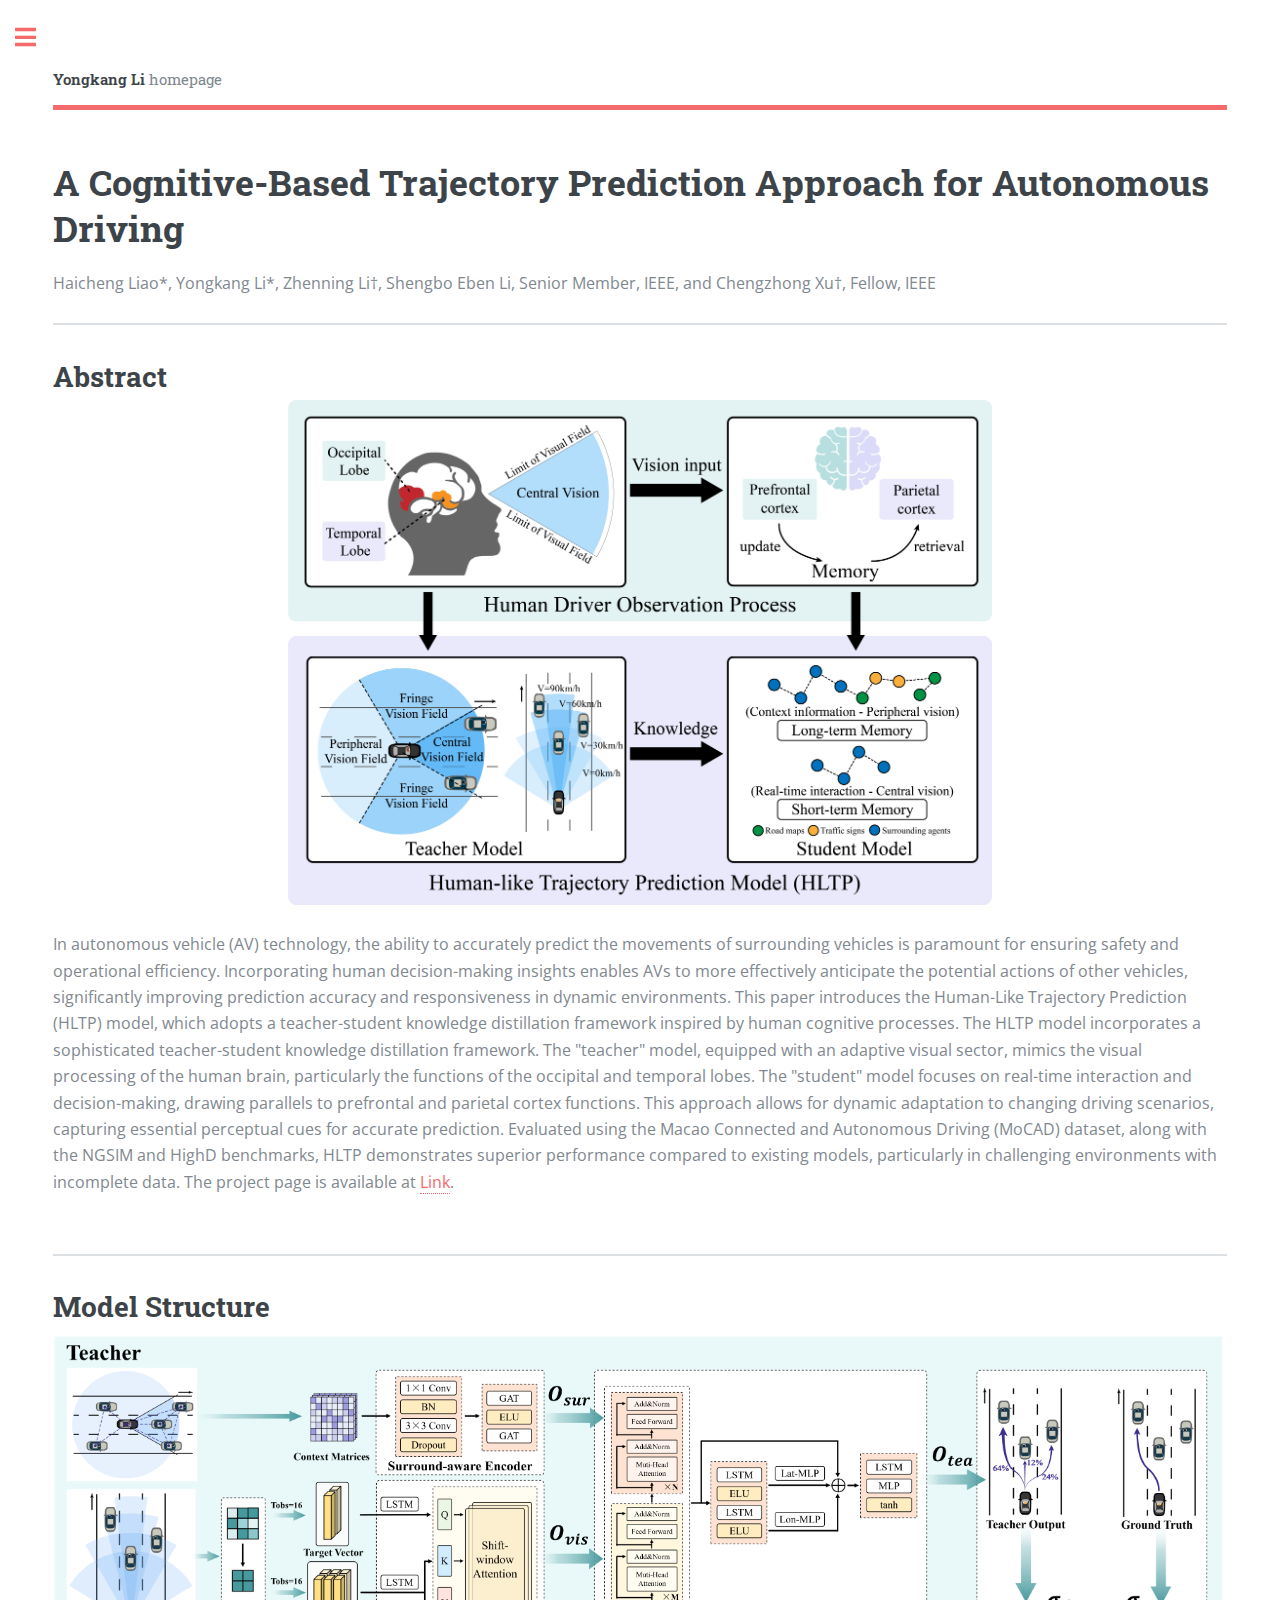
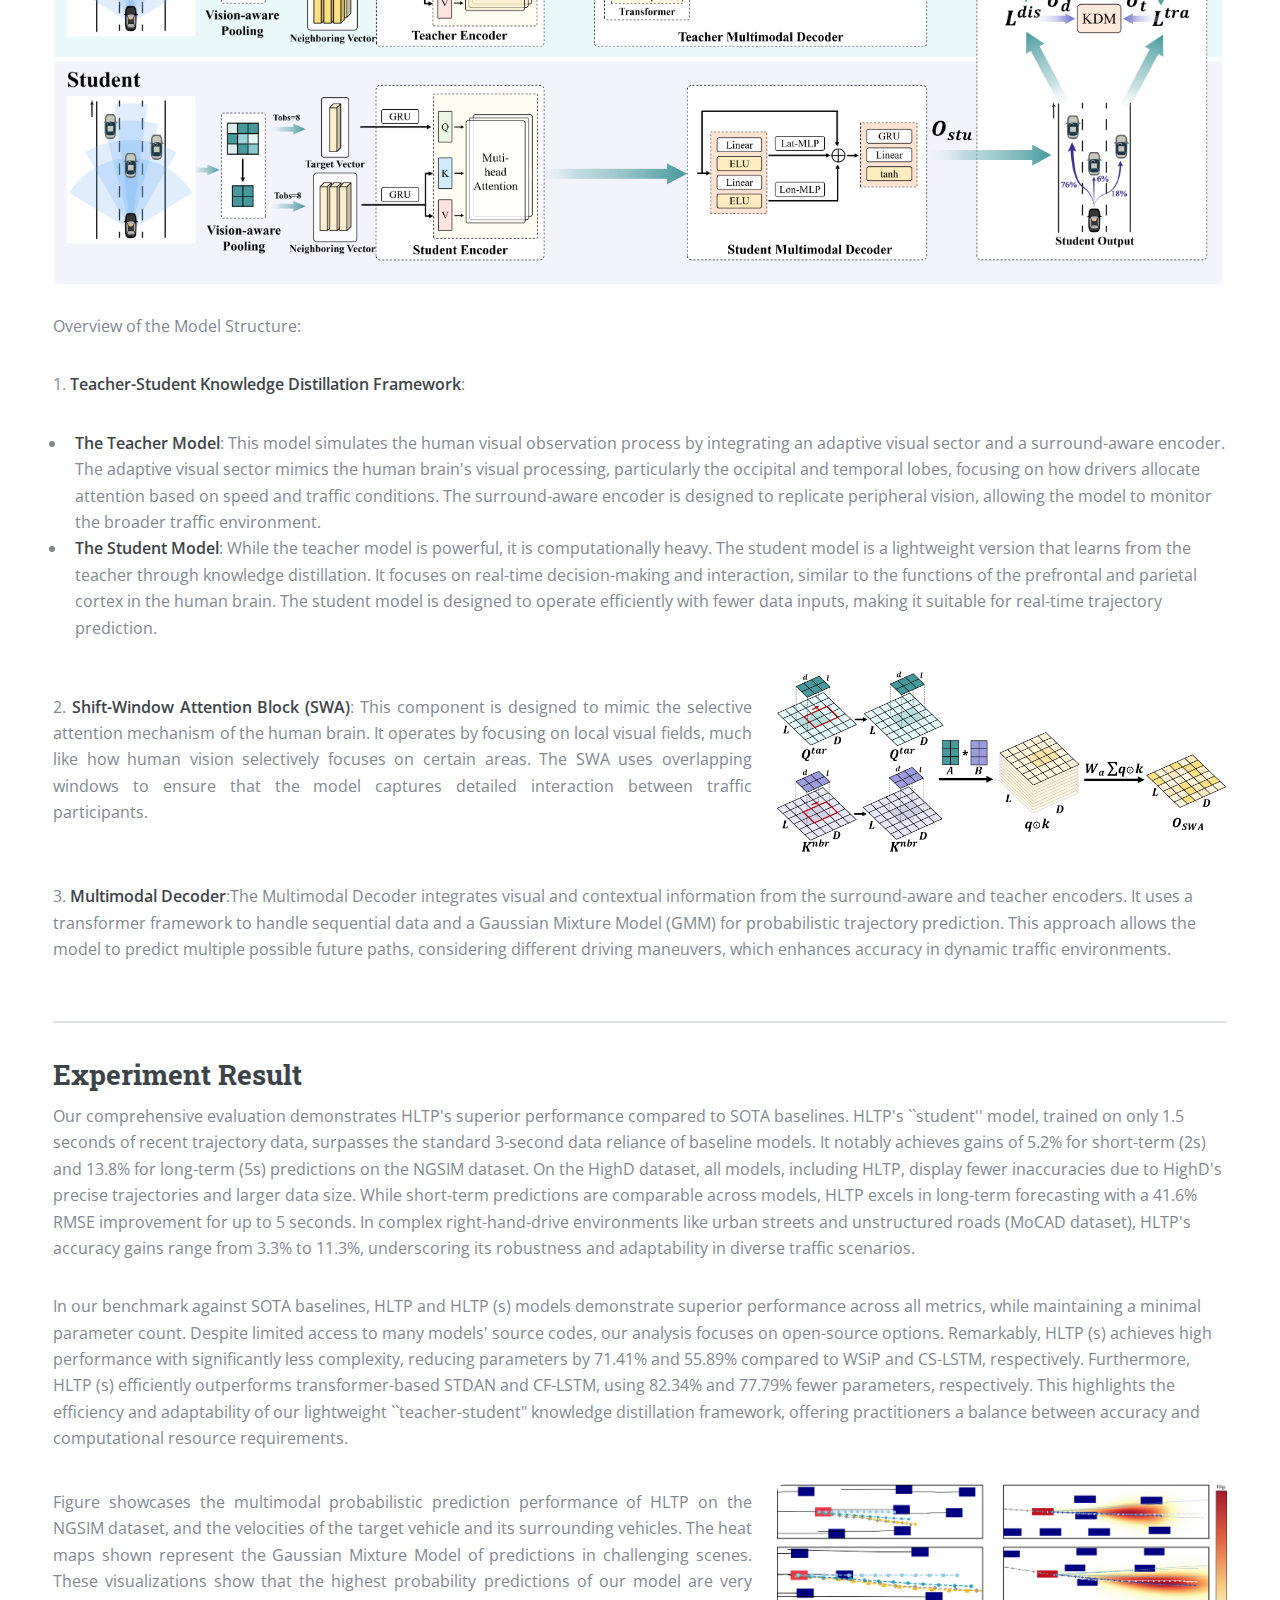
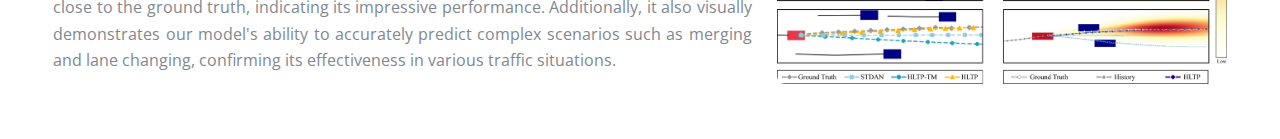
<file: publication/paper/tiv.html>
<!DOCTYPE HTML>
<!--
	Editorial by HTML5 UP
	html5up.net | @ajlkn
	Free for personal and commercial use under the CCA 3.0 license (html5up.net/license)
-->
<html>
	<head>
		<title>Publication</title>
		<meta charset="utf-8" />
		<meta name="viewport" content="width=device-width, initial-scale=1, user-scalable=no" />
		<link rel="stylesheet" href="../../assets/css/main.css" />
		<style>
            /* Flex container styles */
            .container {
                display: flex;
                justify-content: space-between;
                align-items: center;
            }
            
            /* Text container styles */
            .text-container {
                flex: 1;
                text-align: justify;
            }
            
            /* Image container styles */
            .image-container {
                flex: 0 0 auto; /* Prevent image container from growing */
            }
            
            /* Image styles */
            .image-container img {
                max-width: 450px; /* Adjust width as needed */
                height: auto; /* Maintain aspect ratio */
                border-radius: 8px; /* Optional: add rounded corners */
                margin-left: 25px; /* Space between text and image */
            }
        </style>
	</head>
	<body class="is-preload">

		<!-- Wrapper -->
			<div id="wrapper">

				<!-- Main -->
					<div id="main">
						<div class="inner">

							<!-- Header -->
                            <header id="header">
                                <a href="self.html" class="logo"><strong>Yongkang Li </strong> homepage</a>
                            </header>
                        
                        	<!-- Banner -->
                            <section id="banner">
                                <div class="content">
                                    <header>
                                        <h1 style="font-size: 36px;">A Cognitive-Based Trajectory Prediction Approach for Autonomous Driving</h1>
                                    </header>
									<div style="font-size: 16px;">Haicheng Liao*, Yongkang Li*, Zhenning Li†, Shengbo Eben Li, Senior Member, IEEE, and Chengzhong Xu†, Fellow, IEEE</div>
                                </div>
                            </section>
                            <!-- <hr style="border-style: dashed; margin-top: -35px;" class="major" /> -->

							<!-- Section -->
							<section >
								<div>
									<header class="main">
										<h1 id="abstract" style="font-size: 28px; margin-top: -20px; margin-bottom: 5px;">Abstract</h1>
									</header>

									<span class="image fit">
										<img src="../../images/paper/tiv-head.jpg" alt="" style="width: 60%; display: block; margin: 0 auto;"/>
									</span>
									
									
									<p style="font-size: 16px;" style="width: 100%;">
										In autonomous vehicle (AV) technology, the ability to accurately predict the movements of surrounding vehicles is paramount for ensuring safety and operational efficiency. 
										Incorporating human decision-making insights enables AVs to more effectively anticipate the potential actions of other vehicles, significantly improving prediction accuracy and responsiveness in dynamic environments. 
										This paper introduces the Human-Like Trajectory Prediction (HLTP) model, which adopts a teacher-student knowledge distillation framework inspired by human cognitive processes. 
										The HLTP model incorporates a sophisticated teacher-student knowledge distillation framework. The "teacher" model, equipped with an adaptive visual sector, 
										mimics the visual processing of the human brain, particularly the functions of the occipital and temporal lobes. The "student" model focuses on real-time interaction and decision-making, 
										drawing parallels to prefrontal and parietal cortex functions. This approach allows for dynamic adaptation to changing driving scenarios, capturing essential perceptual cues for accurate prediction. 
										Evaluated using the Macao Connected and Autonomous Driving (MoCAD) dataset, along with the NGSIM and HighD benchmarks, HLTP demonstrates superior performance compared to existing models, 
										particularly in challenging environments with incomplete data. The project page is available at <a href="https://github.com/Petrichor625/HLTP" target="_blank">Link</a>.
									</p>
								</div>								
								
							</section>

							<!-- Section -->
							<section>
								<div>
									<header>
										<h1 id="model-structure" style="font-size: 28px; margin-top: -20px; margin-bottom: 10px;">Model Structure</h1>
									</header>
								</div>
								<div style="width: 100%;">
									<span class="image fit">
										<img src="../../images/paper/tiv-structure.png" alt="" style="width: 100%; display: block; margin: 0 auto;"/>
									</span>
								</div>																																			
								<p style="font-size: 16px;">
									Overview of the Model Structure:</p>

									<p style="font-size: 16px;">1. <b>Teacher-Student Knowledge Distillation Framework</b>: </p>
									<ul>
										<li style="font-size: 16px;"><b>The Teacher Model</b>: This model simulates the human visual observation process by integrating an adaptive visual sector and a surround-aware encoder. The adaptive visual sector mimics the human brain's visual processing, 
											particularly the occipital and temporal lobes, focusing on how drivers allocate attention based on speed and traffic conditions. The surround-aware encoder is designed to replicate peripheral vision, allowing the model to monitor the broader traffic environment.</li>
										<li style="font-size: 16px;"><b>The Student Model</b>: While the teacher model is powerful, it is computationally heavy. The student model is a lightweight version that learns from the teacher through knowledge distillation. 
											It focuses on real-time decision-making and interaction, similar to the functions of the prefrontal and parietal cortex in the human brain. The student model is designed to operate efficiently with fewer data inputs, making it suitable for real-time trajectory prediction.</li>
									</ul>
									
									<div class="container">
										<div class="text-container">
											<p style="font-size: 16px;">2. <b>Shift-Window Attention Block (SWA)</b>: This component is designed to mimic the selective attention mechanism of the human brain. It operates by focusing on local visual fields, much like how human vision selectively focuses on certain areas. 
												The SWA uses overlapping windows to ensure that the model captures detailed interaction between traffic participants.</p>
										</div>
										<div class="image-container">
											<span class="image fit">
												<img src="../../images/paper/tiv-swa.png" alt=""/>
											</span>
										</div>
									</div>

									<p style="font-size: 16px;">3. <b>Multimodal Decoder</b>:The Multimodal Decoder integrates visual and contextual information from the surround-aware and teacher encoders. It uses a transformer framework to handle sequential data and a Gaussian Mixture Model (GMM) for probabilistic trajectory prediction. 
										This approach allows the model to predict multiple possible future paths, considering different driving maneuvers, which enhances accuracy in dynamic traffic environments.
							</section>

							<!-- Section -->
							<section>
								<div>
									<header>
										<h1 id="experiment-result" style="font-size: 28px; margin-top: -20px; margin-bottom: 10px;">Experiment Result</h1>
									</header>
								</div>
								<p style="font-size: 16px;">Our comprehensive evaluation demonstrates HLTP's superior performance compared to SOTA baselines. HLTP's ``student'' model, trained on only 1.5 seconds of recent trajectory data, 
									surpasses the standard 3-second data reliance of baseline models. It notably achieves gains of 5.2% for short-term (2s) and 13.8% for long-term (5s) predictions on the NGSIM dataset. On the HighD dataset, all models, including HLTP, display fewer inaccuracies due to HighD's precise trajectories and larger data size. 
									While short-term predictions are comparable across models, HLTP excels in long-term forecasting with a 41.6% RMSE improvement for up to 5 seconds. In complex right-hand-drive environments like urban streets and unstructured roads (MoCAD dataset), 
									HLTP's accuracy gains range from 3.3% to 11.3%, underscoring its robustness and adaptability in diverse traffic scenarios.</p>
								<p style="font-size: 16px;">In our benchmark against SOTA baselines, HLTP and HLTP (s) models demonstrate superior performance across all metrics, while maintaining a minimal parameter count. 
									Despite limited access to many models' source codes, our analysis focuses on open-source options. Remarkably, HLTP (s) achieves high performance with significantly less complexity, reducing parameters by 71.41% and 55.89% compared to WSiP and CS-LSTM, respectively. 
									Furthermore, HLTP (s) efficiently outperforms transformer-based STDAN and CF-LSTM, using 82.34% and 77.79% fewer parameters, respectively. This highlights the efficiency and adaptability of our lightweight ``teacher-student" knowledge distillation framework, offering practitioners a balance between accuracy and computational resource requirements.</p>
								<div class="container">
									<div class="text-container">
										<p style="font-size: 16px;">Figure showcases the multimodal probabilistic prediction performance of HLTP on the NGSIM dataset, and the velocities of the target vehicle and its surrounding vehicles. The heat maps shown represent the Gaussian Mixture Model of predictions in challenging scenes. 
											These visualizations show that the highest probability predictions of our model are very close to the ground truth, indicating its impressive performance. Additionally, it also visually demonstrates our model's ability to accurately predict complex scenarios such as merging and lane changing, confirming its effectiveness in various traffic situations.</p>
									</div>
									<div class="image-container">
										<span class="image fit">
											<img src="../../images/paper/tiv-visualization.jpg" alt=""/>
										</span>
									</div>
								</div>
							</section>
						</div>
					</div>

					<!-- Sidebar -->
					<div id="sidebar">
						<div class="inner">

							<!-- Search -->
								<section id="search" class="alt">
									<form method="post" action="#">
										<input type="text" name="query" id="query" placeholder="Search" />
									</form>
								</section>

								<!-- Menu -->
								<nav id="menu">
									<header class="major">
										<h2>Menu</h2>
									</header>
									<ul>
										<!-- <li><a href="index.html">Homepage</a></li> -->
                                        <li>
											<a href="../../index.html" class="opener">Homepage</a>
											<ul>
												<li><a href="../../index.html#self-introduction">SELF-INTRODUCTION</a></li>
												<li><a href="../../index.html#news">NEWS</a></li>
												<li><a href="../../index.html#research">RESEARCH</a></li>
                                                <li><a href="../../index.html#software-copyright">SOFTWARE COPYRIGHT</a></li>
                                                <li><a href="../../index.html#project">PROJECT</a></li>
												<li><a href="../../index.html#scholarship-and-awards">SCHOLARSHIP AND AWARDS</a></li>
                                                <li><a href="../../index.html#leadership-and-activities">LEADERSHIP AND ACTIVITIES</a></li>
											</ul>
                                        </li>
                                        <li>
                                            <a href="publication/publication.html" class="opener">Publication</a>
											<ul>
												<li><a href="../publication.html#2024">2024</a></li>
                                                <ul>
                                                    <li><a href="mm24.html">When, Where, and What? A Benchmark for Accident Anticipation and Localization with Large Language Models</a></li>
                                                    <li><a href="ecai24.html">Less is More: Efficient Brain-Inspired Learning for Autonomous Driving Trajectory Prediction</a></li>
                                                    <li><a href="aap.html">Real-time Accident Anticipation for Autonomous Driving Through Monocular Depth-Enhanced 3D Modeling</a></li>
                                                    <li><a href="tiv.html">A Cognitive-Based Trajectory Prediction Approach for Autonomous Driving</a></li>
                                                </ul>
												<li><a href="../publication.html#2023">2023</a></li>
                                                <ul>
                                                    <li><a href="#">Lightweight Human Observation-inspired Trajectory Prediction For Autonomous Driving</a></li>
                                                </ul>
											</ul>
										</li>
									</ul>
								</nav>

						</div>
					</div>

			</div>

		<!-- Scripts -->
			<script src="../../assets/js/jquery.min.js"></script>
			<script src="../../assets/js/browser.min.js"></script>
			<script src="../../assets/js/breakpoints.min.js"></script>
			<script src="../../assets/js/util.js"></script>
			<script src="../../assets/js/main.js"></script>

	</body>
</html>
</file>
<file: assets/css/main.css>
@import url(fontawesome-all.min.css);
@import url("https://fonts.googleapis.com/css?family=Open+Sans:400,600,400italic,600italic|Roboto+Slab:400,700");
/*
	Editorial by HTML5 UP
	html5up.net | @ajlkn
	Free for personal and commercial use under the CCA 3.0 license (html5up.net/license)
*/
html, body, div, span, applet, object,
iframe, h1, h2, h3, h4, h5, h6, p, blockquote,
pre, a, abbr, acronym, address, big, cite,
code, del, dfn, em, img, ins, kbd, q, s, samp,
small, strike, strong, sub, sup, tt, var, b,
u, i, center, dl, dt, dd, ol, ul, li, fieldset,
form, label, legend, table, caption, tbody,
tfoot, thead, tr, th, td, article, aside,
canvas, details, embed, figure, figcaption,
footer, header, hgroup, menu, nav, output, ruby,
section, summary, time, mark, audio, video {
  margin: 0;
  padding: 0;
  border: 0;
  font-size: 100%;
  font: inherit;
  vertical-align: baseline; }

article, aside, details, figcaption, figure,
footer, header, hgroup, menu, nav, section {
  display: block; }

body {
  line-height: 1; }

ol, ul {
  list-style: none; }

blockquote, q {
  quotes: none; }
  blockquote:before, blockquote:after, q:before, q:after {
    content: '';
    content: none; }

table {
  border-collapse: collapse;
  border-spacing: 0; }

body {
  -webkit-text-size-adjust: none; }

mark {
  background-color: transparent;
  color: inherit; }

input::-moz-focus-inner {
  border: 0;
  padding: 0; }

input, select, textarea {
  -moz-appearance: none;
  -webkit-appearance: none;
  -ms-appearance: none;
  appearance: none; }

/* Basic */
@-ms-viewport {
  width: device-width; }

body {
  -ms-overflow-style: scrollbar; }

@media screen and (max-width: 480px) {
  html, body {
    min-width: 320px; } }

html {
  box-sizing: border-box; }

*, *:before, *:after {
  box-sizing: inherit; }

body {
  background: #ffffff; }
  body.is-preload *, body.is-preload *:before, body.is-preload *:after, body.is-resizing *, body.is-resizing *:before, body.is-resizing *:after {
    -moz-animation: none !important;
    -webkit-animation: none !important;
    -ms-animation: none !important;
    animation: none !important;
    -moz-transition: none !important;
    -webkit-transition: none !important;
    -ms-transition: none !important;
    transition: none !important; }

/* Type */
body, input, select, textarea {
  color: #7f888f;
  font-family: "Open Sans", sans-serif;
  font-size: 13pt;
  font-weight: 400;
  line-height: 1.65; }
  @media screen and (max-width: 1680px) {
    body, input, select, textarea {
      font-size: 11pt; } }
  @media screen and (max-width: 1280px) {
    body, input, select, textarea {
      font-size: 10pt; } }
  @media screen and (max-width: 360px) {
    body, input, select, textarea {
      font-size: 9pt; } }

a {
  -moz-transition: color 0.2s ease-in-out, border-bottom-color 0.2s ease-in-out;
  -webkit-transition: color 0.2s ease-in-out, border-bottom-color 0.2s ease-in-out;
  -ms-transition: color 0.2s ease-in-out, border-bottom-color 0.2s ease-in-out;
  transition: color 0.2s ease-in-out, border-bottom-color 0.2s ease-in-out;
  border-bottom: dotted 1px;
  color: #f56a6a;
  text-decoration: none; }
  a:hover {
    border-bottom-color: #f56a6a;
    color: #f56a6a !important; }
    a:hover strong {
      color: inherit; }

strong, b {
  color: #3d4449;
  font-weight: 600; }

em, i {
  font-style: italic; }

p {
  margin: 0 0 2em 0; }

h1, h2, h3, h4, h5, h6 {
  color: #3d4449;
  font-family: "Roboto Slab", serif;
  font-weight: 700;
  line-height: 1.5;
  margin: 0 0 1em 0; }
  h1 a, h2 a, h3 a, h4 a, h5 a, h6 a {
    color: inherit;
    text-decoration: none;
    border-bottom: 0; }

h1 {
  font-size: 4em;
  margin: 0 0 0.5em 0;
  line-height: 1.3; }

h2 {
  font-size: 1.75em; }

h3 {
  font-size: 1.25em; }

h4 {
  font-size: 1.1em; }

h5 {
  font-size: 0.9em; }

h6 {
  font-size: 0.7em; }

@media screen and (max-width: 1680px) {
  h1 {
    font-size: 3.5em; } }

@media screen and (max-width: 980px) {
  h1 {
    font-size: 3.25em; } }

@media screen and (max-width: 736px) {
  h1 {
    font-size: 2em;
    line-height: 1.4; }
  h2 {
    font-size: 1.5em; } }

sub {
  font-size: 0.8em;
  position: relative;
  top: 0.5em; }

sup {
  font-size: 0.8em;
  position: relative;
  top: -0.5em; }

blockquote {
  border-left: solid 3px rgba(210, 215, 217, 0.75);
  font-style: italic;
  margin: 0 0 2em 0;
  padding: 0.5em 0 0.5em 2em; }

code {
  background: rgba(230, 235, 237, 0.25);
  border-radius: 0.375em;
  border: solid 1px rgba(210, 215, 217, 0.75);
  font-family: "Courier New", monospace;
  font-size: 0.9em;
  margin: 0 0.25em;
  padding: 0.25em 0.65em; }

pre {
  -webkit-overflow-scrolling: touch;
  font-family: "Courier New", monospace;
  font-size: 0.9em;
  margin: 0 0 2em 0; }
  pre code {
    display: block;
    line-height: 1.75;
    padding: 1em 1.5em;
    overflow-x: auto; }

hr {
  border: 0;
  border-bottom: solid 1px rgba(210, 215, 217, 0.75);
  margin: 2em 0; }
  hr.major {
    margin: 3em 0; }

.align-left {
  text-align: left; }

.align-center {
  text-align: center; }

.align-right {
  text-align: right; }

/* Row */
.row {
  display: flex;
  flex-wrap: wrap;
  box-sizing: border-box;
  align-items: stretch; }
  .row > * {
    box-sizing: border-box; }
  .row.gtr-uniform > * > :last-child {
    margin-bottom: 0; }
  .row.aln-left {
    justify-content: flex-start; }
  .row.aln-center {
    justify-content: center; }
  .row.aln-right {
    justify-content: flex-end; }
  .row.aln-top {
    align-items: flex-start; }
  .row.aln-middle {
    align-items: center; }
  .row.aln-bottom {
    align-items: flex-end; }
  .row > .imp {
    order: -1; }
  .row > .col-1 {
    width: 8.33333%; }
  .row > .off-1 {
    margin-left: 8.33333%; }
  .row > .col-2 {
    width: 16.66667%; }
  .row > .off-2 {
    margin-left: 16.66667%; }
  .row > .col-3 {
    width: 25%; }
  .row > .off-3 {
    margin-left: 25%; }
  .row > .col-4 {
    width: 33.33333%; }
  .row > .off-4 {
    margin-left: 33.33333%; }
  .row > .col-5 {
    width: 41.66667%; }
  .row > .off-5 {
    margin-left: 41.66667%; }
  .row > .col-6 {
    width: 50%; }
  .row > .off-6 {
    margin-left: 50%; }
  .row > .col-7 {
    width: 58.33333%; }
  .row > .off-7 {
    margin-left: 58.33333%; }
  .row > .col-8 {
    width: 66.66667%; }
  .row > .off-8 {
    margin-left: 66.66667%; }
  .row > .col-9 {
    width: 75%; }
  .row > .off-9 {
    margin-left: 75%; }
  .row > .col-10 {
    width: 83.33333%; }
  .row > .off-10 {
    margin-left: 83.33333%; }
  .row > .col-11 {
    width: 91.66667%; }
  .row > .off-11 {
    margin-left: 91.66667%; }
  .row > .col-12 {
    width: 100%; }
  .row > .off-12 {
    margin-left: 100%; }
  .row.gtr-0 {
    margin-top: 0;
    margin-left: 0em; }
    .row.gtr-0 > * {
      padding: 0 0 0 0em; }
    .row.gtr-0.gtr-uniform {
      margin-top: 0em; }
      .row.gtr-0.gtr-uniform > * {
        padding-top: 0em; }
  .row.gtr-25 {
    margin-top: 0;
    margin-left: -0.375em; }
    .row.gtr-25 > * {
      padding: 0 0 0 0.375em; }
    .row.gtr-25.gtr-uniform {
      margin-top: -0.375em; }
      .row.gtr-25.gtr-uniform > * {
        padding-top: 0.375em; }
  .row.gtr-50 {
    margin-top: 0;
    margin-left: -0.75em; }
    .row.gtr-50 > * {
      padding: 0 0 0 0.75em; }
    .row.gtr-50.gtr-uniform {
      margin-top: -0.75em; }
      .row.gtr-50.gtr-uniform > * {
        padding-top: 0.75em; }
  .row {
    margin-top: 0;
    margin-left: -1.5em; }
    .row > * {
      padding: 0 0 0 1.5em; }
    .row.gtr-uniform {
      margin-top: -1.5em; }
      .row.gtr-uniform > * {
        padding-top: 1.5em; }
  .row.gtr-150 {
    margin-top: 0;
    margin-left: -2.25em; }
    .row.gtr-150 > * {
      padding: 0 0 0 2.25em; }
    .row.gtr-150.gtr-uniform {
      margin-top: -2.25em; }
      .row.gtr-150.gtr-uniform > * {
        padding-top: 2.25em; }
  .row.gtr-200 {
    margin-top: 0;
    margin-left: -3em; }
    .row.gtr-200 > * {
      padding: 0 0 0 3em; }
    .row.gtr-200.gtr-uniform {
      margin-top: -3em; }
      .row.gtr-200.gtr-uniform > * {
        padding-top: 3em; }
  @media screen and (max-width: 1680px) {
    .row {
      display: flex;
      flex-wrap: wrap;
      box-sizing: border-box;
      align-items: stretch; }
      .row > * {
        box-sizing: border-box; }
      .row.gtr-uniform > * > :last-child {
        margin-bottom: 0; }
      .row.aln-left {
        justify-content: flex-start; }
      .row.aln-center {
        justify-content: center; }
      .row.aln-right {
        justify-content: flex-end; }
      .row.aln-top {
        align-items: flex-start; }
      .row.aln-middle {
        align-items: center; }
      .row.aln-bottom {
        align-items: flex-end; }
      .row > .imp-xlarge {
        order: -1; }
      .row > .col-1-xlarge {
        width: 8.33333%; }
      .row > .off-1-xlarge {
        margin-left: 8.33333%; }
      .row > .col-2-xlarge {
        width: 16.66667%; }
      .row > .off-2-xlarge {
        margin-left: 16.66667%; }
      .row > .col-3-xlarge {
        width: 25%; }
      .row > .off-3-xlarge {
        margin-left: 25%; }
      .row > .col-4-xlarge {
        width: 33.33333%; }
      .row > .off-4-xlarge {
        margin-left: 33.33333%; }
      .row > .col-5-xlarge {
        width: 41.66667%; }
      .row > .off-5-xlarge {
        margin-left: 41.66667%; }
      .row > .col-6-xlarge {
        width: 50%; }
      .row > .off-6-xlarge {
        margin-left: 50%; }
      .row > .col-7-xlarge {
        width: 58.33333%; }
      .row > .off-7-xlarge {
        margin-left: 58.33333%; }
      .row > .col-8-xlarge {
        width: 66.66667%; }
      .row > .off-8-xlarge {
        margin-left: 66.66667%; }
      .row > .col-9-xlarge {
        width: 75%; }
      .row > .off-9-xlarge {
        margin-left: 75%; }
      .row > .col-10-xlarge {
        width: 83.33333%; }
      .row > .off-10-xlarge {
        margin-left: 83.33333%; }
      .row > .col-11-xlarge {
        width: 91.66667%; }
      .row > .off-11-xlarge {
        margin-left: 91.66667%; }
      .row > .col-12-xlarge {
        width: 100%; }
      .row > .off-12-xlarge {
        margin-left: 100%; }
      .row.gtr-0 {
        margin-top: 0;
        margin-left: 0em; }
        .row.gtr-0 > * {
          padding: 0 0 0 0em; }
        .row.gtr-0.gtr-uniform {
          margin-top: 0em; }
          .row.gtr-0.gtr-uniform > * {
            padding-top: 0em; }
      .row.gtr-25 {
        margin-top: 0;
        margin-left: -0.375em; }
        .row.gtr-25 > * {
          padding: 0 0 0 0.375em; }
        .row.gtr-25.gtr-uniform {
          margin-top: -0.375em; }
          .row.gtr-25.gtr-uniform > * {
            padding-top: 0.375em; }
      .row.gtr-50 {
        margin-top: 0;
        margin-left: -0.75em; }
        .row.gtr-50 > * {
          padding: 0 0 0 0.75em; }
        .row.gtr-50.gtr-uniform {
          margin-top: -0.75em; }
          .row.gtr-50.gtr-uniform > * {
            padding-top: 0.75em; }
      .row {
        margin-top: 0;
        margin-left: -1.5em; }
        .row > * {
          padding: 0 0 0 1.5em; }
        .row.gtr-uniform {
          margin-top: -1.5em; }
          .row.gtr-uniform > * {
            padding-top: 1.5em; }
      .row.gtr-150 {
        margin-top: 0;
        margin-left: -2.25em; }
        .row.gtr-150 > * {
          padding: 0 0 0 2.25em; }
        .row.gtr-150.gtr-uniform {
          margin-top: -2.25em; }
          .row.gtr-150.gtr-uniform > * {
            padding-top: 2.25em; }
      .row.gtr-200 {
        margin-top: 0;
        margin-left: -3em; }
        .row.gtr-200 > * {
          padding: 0 0 0 3em; }
        .row.gtr-200.gtr-uniform {
          margin-top: -3em; }
          .row.gtr-200.gtr-uniform > * {
            padding-top: 3em; } }
  @media screen and (max-width: 1280px) {
    .row {
      display: flex;
      flex-wrap: wrap;
      box-sizing: border-box;
      align-items: stretch; }
      .row > * {
        box-sizing: border-box; }
      .row.gtr-uniform > * > :last-child {
        margin-bottom: 0; }
      .row.aln-left {
        justify-content: flex-start; }
      .row.aln-center {
        justify-content: center; }
      .row.aln-right {
        justify-content: flex-end; }
      .row.aln-top {
        align-items: flex-start; }
      .row.aln-middle {
        align-items: center; }
      .row.aln-bottom {
        align-items: flex-end; }
      .row > .imp-large {
        order: -1; }
      .row > .col-1-large {
        width: 8.33333%; }
      .row > .off-1-large {
        margin-left: 8.33333%; }
      .row > .col-2-large {
        width: 16.66667%; }
      .row > .off-2-large {
        margin-left: 16.66667%; }
      .row > .col-3-large {
        width: 25%; }
      .row > .off-3-large {
        margin-left: 25%; }
      .row > .col-4-large {
        width: 33.33333%; }
      .row > .off-4-large {
        margin-left: 33.33333%; }
      .row > .col-5-large {
        width: 41.66667%; }
      .row > .off-5-large {
        margin-left: 41.66667%; }
      .row > .col-6-large {
        width: 50%; }
      .row > .off-6-large {
        margin-left: 50%; }
      .row > .col-7-large {
        width: 58.33333%; }
      .row > .off-7-large {
        margin-left: 58.33333%; }
      .row > .col-8-large {
        width: 66.66667%; }
      .row > .off-8-large {
        margin-left: 66.66667%; }
      .row > .col-9-large {
        width: 75%; }
      .row > .off-9-large {
        margin-left: 75%; }
      .row > .col-10-large {
        width: 83.33333%; }
      .row > .off-10-large {
        margin-left: 83.33333%; }
      .row > .col-11-large {
        width: 91.66667%; }
      .row > .off-11-large {
        margin-left: 91.66667%; }
      .row > .col-12-large {
        width: 100%; }
      .row > .off-12-large {
        margin-left: 100%; }
      .row.gtr-0 {
        margin-top: 0;
        margin-left: 0em; }
        .row.gtr-0 > * {
          padding: 0 0 0 0em; }
        .row.gtr-0.gtr-uniform {
          margin-top: 0em; }
          .row.gtr-0.gtr-uniform > * {
            padding-top: 0em; }
      .row.gtr-25 {
        margin-top: 0;
        margin-left: -0.375em; }
        .row.gtr-25 > * {
          padding: 0 0 0 0.375em; }
        .row.gtr-25.gtr-uniform {
          margin-top: -0.375em; }
          .row.gtr-25.gtr-uniform > * {
            padding-top: 0.375em; }
      .row.gtr-50 {
        margin-top: 0;
        margin-left: -0.75em; }
        .row.gtr-50 > * {
          padding: 0 0 0 0.75em; }
        .row.gtr-50.gtr-uniform {
          margin-top: -0.75em; }
          .row.gtr-50.gtr-uniform > * {
            padding-top: 0.75em; }
      .row {
        margin-top: 0;
        margin-left: -1.5em; }
        .row > * {
          padding: 0 0 0 1.5em; }
        .row.gtr-uniform {
          margin-top: -1.5em; }
          .row.gtr-uniform > * {
            padding-top: 1.5em; }
      .row.gtr-150 {
        margin-top: 0;
        margin-left: -2.25em; }
        .row.gtr-150 > * {
          padding: 0 0 0 2.25em; }
        .row.gtr-150.gtr-uniform {
          margin-top: -2.25em; }
          .row.gtr-150.gtr-uniform > * {
            padding-top: 2.25em; }
      .row.gtr-200 {
        margin-top: 0;
        margin-left: -3em; }
        .row.gtr-200 > * {
          padding: 0 0 0 3em; }
        .row.gtr-200.gtr-uniform {
          margin-top: -3em; }
          .row.gtr-200.gtr-uniform > * {
            padding-top: 3em; } }
  @media screen and (max-width: 980px) {
    .row {
      display: flex;
      flex-wrap: wrap;
      box-sizing: border-box;
      align-items: stretch; }
      .row > * {
        box-sizing: border-box; }
      .row.gtr-uniform > * > :last-child {
        margin-bottom: 0; }
      .row.aln-left {
        justify-content: flex-start; }
      .row.aln-center {
        justify-content: center; }
      .row.aln-right {
        justify-content: flex-end; }
      .row.aln-top {
        align-items: flex-start; }
      .row.aln-middle {
        align-items: center; }
      .row.aln-bottom {
        align-items: flex-end; }
      .row > .imp-medium {
        order: -1; }
      .row > .col-1-medium {
        width: 8.33333%; }
      .row > .off-1-medium {
        margin-left: 8.33333%; }
      .row > .col-2-medium {
        width: 16.66667%; }
      .row > .off-2-medium {
        margin-left: 16.66667%; }
      .row > .col-3-medium {
        width: 25%; }
      .row > .off-3-medium {
        margin-left: 25%; }
      .row > .col-4-medium {
        width: 33.33333%; }
      .row > .off-4-medium {
        margin-left: 33.33333%; }
      .row > .col-5-medium {
        width: 41.66667%; }
      .row > .off-5-medium {
        margin-left: 41.66667%; }
      .row > .col-6-medium {
        width: 50%; }
      .row > .off-6-medium {
        margin-left: 50%; }
      .row > .col-7-medium {
        width: 58.33333%; }
      .row > .off-7-medium {
        margin-left: 58.33333%; }
      .row > .col-8-medium {
        width: 66.66667%; }
      .row > .off-8-medium {
        margin-left: 66.66667%; }
      .row > .col-9-medium {
        width: 75%; }
      .row > .off-9-medium {
        margin-left: 75%; }
      .row > .col-10-medium {
        width: 83.33333%; }
      .row > .off-10-medium {
        margin-left: 83.33333%; }
      .row > .col-11-medium {
        width: 91.66667%; }
      .row > .off-11-medium {
        margin-left: 91.66667%; }
      .row > .col-12-medium {
        width: 100%; }
      .row > .off-12-medium {
        margin-left: 100%; }
      .row.gtr-0 {
        margin-top: 0;
        margin-left: 0em; }
        .row.gtr-0 > * {
          padding: 0 0 0 0em; }
        .row.gtr-0.gtr-uniform {
          margin-top: 0em; }
          .row.gtr-0.gtr-uniform > * {
            padding-top: 0em; }
      .row.gtr-25 {
        margin-top: 0;
        margin-left: -0.375em; }
        .row.gtr-25 > * {
          padding: 0 0 0 0.375em; }
        .row.gtr-25.gtr-uniform {
          margin-top: -0.375em; }
          .row.gtr-25.gtr-uniform > * {
            padding-top: 0.375em; }
      .row.gtr-50 {
        margin-top: 0;
        margin-left: -0.75em; }
        .row.gtr-50 > * {
          padding: 0 0 0 0.75em; }
        .row.gtr-50.gtr-uniform {
          margin-top: -0.75em; }
          .row.gtr-50.gtr-uniform > * {
            padding-top: 0.75em; }
      .row {
        margin-top: 0;
        margin-left: -1.5em; }
        .row > * {
          padding: 0 0 0 1.5em; }
        .row.gtr-uniform {
          margin-top: -1.5em; }
          .row.gtr-uniform > * {
            padding-top: 1.5em; }
      .row.gtr-150 {
        margin-top: 0;
        margin-left: -2.25em; }
        .row.gtr-150 > * {
          padding: 0 0 0 2.25em; }
        .row.gtr-150.gtr-uniform {
          margin-top: -2.25em; }
          .row.gtr-150.gtr-uniform > * {
            padding-top: 2.25em; }
      .row.gtr-200 {
        margin-top: 0;
        margin-left: -3em; }
        .row.gtr-200 > * {
          padding: 0 0 0 3em; }
        .row.gtr-200.gtr-uniform {
          margin-top: -3em; }
          .row.gtr-200.gtr-uniform > * {
            padding-top: 3em; } }
  @media screen and (max-width: 736px) {
    .row {
      display: flex;
      flex-wrap: wrap;
      box-sizing: border-box;
      align-items: stretch; }
      .row > * {
        box-sizing: border-box; }
      .row.gtr-uniform > * > :last-child {
        margin-bottom: 0; }
      .row.aln-left {
        justify-content: flex-start; }
      .row.aln-center {
        justify-content: center; }
      .row.aln-right {
        justify-content: flex-end; }
      .row.aln-top {
        align-items: flex-start; }
      .row.aln-middle {
        align-items: center; }
      .row.aln-bottom {
        align-items: flex-end; }
      .row > .imp-small {
        order: -1; }
      .row > .col-1-small {
        width: 8.33333%; }
      .row > .off-1-small {
        margin-left: 8.33333%; }
      .row > .col-2-small {
        width: 16.66667%; }
      .row > .off-2-small {
        margin-left: 16.66667%; }
      .row > .col-3-small {
        width: 25%; }
      .row > .off-3-small {
        margin-left: 25%; }
      .row > .col-4-small {
        width: 33.33333%; }
      .row > .off-4-small {
        margin-left: 33.33333%; }
      .row > .col-5-small {
        width: 41.66667%; }
      .row > .off-5-small {
        margin-left: 41.66667%; }
      .row > .col-6-small {
        width: 50%; }
      .row > .off-6-small {
        margin-left: 50%; }
      .row > .col-7-small {
        width: 58.33333%; }
      .row > .off-7-small {
        margin-left: 58.33333%; }
      .row > .col-8-small {
        width: 66.66667%; }
      .row > .off-8-small {
        margin-left: 66.66667%; }
      .row > .col-9-small {
        width: 75%; }
      .row > .off-9-small {
        margin-left: 75%; }
      .row > .col-10-small {
        width: 83.33333%; }
      .row > .off-10-small {
        margin-left: 83.33333%; }
      .row > .col-11-small {
        width: 91.66667%; }
      .row > .off-11-small {
        margin-left: 91.66667%; }
      .row > .col-12-small {
        width: 100%; }
      .row > .off-12-small {
        margin-left: 100%; }
      .row.gtr-0 {
        margin-top: 0;
        margin-left: 0em; }
        .row.gtr-0 > * {
          padding: 0 0 0 0em; }
        .row.gtr-0.gtr-uniform {
          margin-top: 0em; }
          .row.gtr-0.gtr-uniform > * {
            padding-top: 0em; }
      .row.gtr-25 {
        margin-top: 0;
        margin-left: -0.375em; }
        .row.gtr-25 > * {
          padding: 0 0 0 0.375em; }
        .row.gtr-25.gtr-uniform {
          margin-top: -0.375em; }
          .row.gtr-25.gtr-uniform > * {
            padding-top: 0.375em; }
      .row.gtr-50 {
        margin-top: 0;
        margin-left: -0.75em; }
        .row.gtr-50 > * {
          padding: 0 0 0 0.75em; }
        .row.gtr-50.gtr-uniform {
          margin-top: -0.75em; }
          .row.gtr-50.gtr-uniform > * {
            padding-top: 0.75em; }
      .row {
        margin-top: 0;
        margin-left: -1.5em; }
        .row > * {
          padding: 0 0 0 1.5em; }
        .row.gtr-uniform {
          margin-top: -1.5em; }
          .row.gtr-uniform > * {
            padding-top: 1.5em; }
      .row.gtr-150 {
        margin-top: 0;
        margin-left: -2.25em; }
        .row.gtr-150 > * {
          padding: 0 0 0 2.25em; }
        .row.gtr-150.gtr-uniform {
          margin-top: -2.25em; }
          .row.gtr-150.gtr-uniform > * {
            padding-top: 2.25em; }
      .row.gtr-200 {
        margin-top: 0;
        margin-left: -3em; }
        .row.gtr-200 > * {
          padding: 0 0 0 3em; }
        .row.gtr-200.gtr-uniform {
          margin-top: -3em; }
          .row.gtr-200.gtr-uniform > * {
            padding-top: 3em; } }
  @media screen and (max-width: 480px) {
    .row {
      display: flex;
      flex-wrap: wrap;
      box-sizing: border-box;
      align-items: stretch; }
      .row > * {
        box-sizing: border-box; }
      .row.gtr-uniform > * > :last-child {
        margin-bottom: 0; }
      .row.aln-left {
        justify-content: flex-start; }
      .row.aln-center {
        justify-content: center; }
      .row.aln-right {
        justify-content: flex-end; }
      .row.aln-top {
        align-items: flex-start; }
      .row.aln-middle {
        align-items: center; }
      .row.aln-bottom {
        align-items: flex-end; }
      .row > .imp-xsmall {
        order: -1; }
      .row > .col-1-xsmall {
        width: 8.33333%; }
      .row > .off-1-xsmall {
        margin-left: 8.33333%; }
      .row > .col-2-xsmall {
        width: 16.66667%; }
      .row > .off-2-xsmall {
        margin-left: 16.66667%; }
      .row > .col-3-xsmall {
        width: 25%; }
      .row > .off-3-xsmall {
        margin-left: 25%; }
      .row > .col-4-xsmall {
        width: 33.33333%; }
      .row > .off-4-xsmall {
        margin-left: 33.33333%; }
      .row > .col-5-xsmall {
        width: 41.66667%; }
      .row > .off-5-xsmall {
        margin-left: 41.66667%; }
      .row > .col-6-xsmall {
        width: 50%; }
      .row > .off-6-xsmall {
        margin-left: 50%; }
      .row > .col-7-xsmall {
        width: 58.33333%; }
      .row > .off-7-xsmall {
        margin-left: 58.33333%; }
      .row > .col-8-xsmall {
        width: 66.66667%; }
      .row > .off-8-xsmall {
        margin-left: 66.66667%; }
      .row > .col-9-xsmall {
        width: 75%; }
      .row > .off-9-xsmall {
        margin-left: 75%; }
      .row > .col-10-xsmall {
        width: 83.33333%; }
      .row > .off-10-xsmall {
        margin-left: 83.33333%; }
      .row > .col-11-xsmall {
        width: 91.66667%; }
      .row > .off-11-xsmall {
        margin-left: 91.66667%; }
      .row > .col-12-xsmall {
        width: 100%; }
      .row > .off-12-xsmall {
        margin-left: 100%; }
      .row.gtr-0 {
        margin-top: 0;
        margin-left: 0em; }
        .row.gtr-0 > * {
          padding: 0 0 0 0em; }
        .row.gtr-0.gtr-uniform {
          margin-top: 0em; }
          .row.gtr-0.gtr-uniform > * {
            padding-top: 0em; }
      .row.gtr-25 {
        margin-top: 0;
        margin-left: -0.375em; }
        .row.gtr-25 > * {
          padding: 0 0 0 0.375em; }
        .row.gtr-25.gtr-uniform {
          margin-top: -0.375em; }
          .row.gtr-25.gtr-uniform > * {
            padding-top: 0.375em; }
      .row.gtr-50 {
        margin-top: 0;
        margin-left: -0.75em; }
        .row.gtr-50 > * {
          padding: 0 0 0 0.75em; }
        .row.gtr-50.gtr-uniform {
          margin-top: -0.75em; }
          .row.gtr-50.gtr-uniform > * {
            padding-top: 0.75em; }
      .row {
        margin-top: 0;
        margin-left: -1.5em; }
        .row > * {
          padding: 0 0 0 1.5em; }
        .row.gtr-uniform {
          margin-top: -1.5em; }
          .row.gtr-uniform > * {
            padding-top: 1.5em; }
      .row.gtr-150 {
        margin-top: 0;
        margin-left: -2.25em; }
        .row.gtr-150 > * {
          padding: 0 0 0 2.25em; }
        .row.gtr-150.gtr-uniform {
          margin-top: -2.25em; }
          .row.gtr-150.gtr-uniform > * {
            padding-top: 2.25em; }
      .row.gtr-200 {
        margin-top: 0;
        margin-left: -3em; }
        .row.gtr-200 > * {
          padding: 0 0 0 3em; }
        .row.gtr-200.gtr-uniform {
          margin-top: -3em; }
          .row.gtr-200.gtr-uniform > * {
            padding-top: 3em; } }

/* Section/Article */
section.special, article.special {
  text-align: center; }

header p {
  font-family: "Roboto Slab", serif;
  font-size: 1em;
  font-weight: 400;
  letter-spacing: 0.075em;
  margin-top: -0.5em;
  text-transform: uppercase; }

header.major > :last-child {
  border-bottom: solid 3px #f56a6a;
  display: inline-block;
  margin: 0 0 2em 0;
  padding: 0 0.75em 0.5em 0; }

header.main > :last-child {
  margin: 0 0 1em 0; }

/* Form */
form {
  margin: 0 0 2em 0; }

label {
  color: #3d4449;
  display: block;
  font-size: 0.9em;
  font-weight: 600;
  margin: 0 0 1em 0; }

input[type="text"],
input[type="password"],
input[type="email"],
input[type="tel"],
input[type="search"],
input[type="url"],
select,
textarea {
  -moz-appearance: none;
  -webkit-appearance: none;
  -ms-appearance: none;
  appearance: none;
  background: #ffffff;
  border-radius: 0.375em;
  border: none;
  border: solid 1px rgba(210, 215, 217, 0.75);
  color: inherit;
  display: block;
  outline: 0;
  padding: 0 1em;
  text-decoration: none;
  width: 100%; }
  input[type="text"]:invalid,
  input[type="password"]:invalid,
  input[type="email"]:invalid,
  input[type="tel"]:invalid,
  input[type="search"]:invalid,
  input[type="url"]:invalid,
  select:invalid,
  textarea:invalid {
    box-shadow: none; }
  input[type="text"]:focus,
  input[type="password"]:focus,
  input[type="email"]:focus,
  input[type="tel"]:focus,
  input[type="search"]:focus,
  input[type="url"]:focus,
  select:focus,
  textarea:focus {
    border-color: #f56a6a;
    box-shadow: 0 0 0 1px #f56a6a; }

select {
  background-image: url("data:image/svg+xml;charset=utf8,%3Csvg xmlns='http://www.w3.org/2000/svg' width='40' height='40' preserveAspectRatio='none' viewBox='0 0 40 40'%3E%3Cpath d='M9.4,12.3l10.4,10.4l10.4-10.4c0.2-0.2,0.5-0.4,0.9-0.4c0.3,0,0.6,0.1,0.9,0.4l3.3,3.3c0.2,0.2,0.4,0.5,0.4,0.9 c0,0.4-0.1,0.6-0.4,0.9L20.7,31.9c-0.2,0.2-0.5,0.4-0.9,0.4c-0.3,0-0.6-0.1-0.9-0.4L4.3,17.3c-0.2-0.2-0.4-0.5-0.4-0.9 c0-0.4,0.1-0.6,0.4-0.9l3.3-3.3c0.2-0.2,0.5-0.4,0.9-0.4S9.1,12.1,9.4,12.3z' fill='rgba(210, 215, 217, 0.75)' /%3E%3C/svg%3E");
  background-size: 1.25em;
  background-repeat: no-repeat;
  background-position: calc(100% - 1em) center;
  height: 2.75em;
  padding-right: 2.75em;
  text-overflow: ellipsis; }
  select option {
    color: #3d4449;
    background: #ffffff; }
  select:focus::-ms-value {
    background-color: transparent; }
  select::-ms-expand {
    display: none; }

input[type="text"],
input[type="password"],
input[type="email"],
input[type="tel"],
input[type="search"],
input[type="url"],
select {
  height: 2.75em; }

textarea {
  padding: 0.75em 1em; }

input[type="checkbox"],
input[type="radio"] {
  -moz-appearance: none;
  -webkit-appearance: none;
  -ms-appearance: none;
  appearance: none;
  display: block;
  float: left;
  margin-right: -2em;
  opacity: 0;
  width: 1em;
  z-index: -1; }
  input[type="checkbox"] + label,
  input[type="radio"] + label {
    text-decoration: none;
    color: #7f888f;
    cursor: pointer;
    display: inline-block;
    font-size: 1em;
    font-weight: 400;
    padding-left: 2.4em;
    padding-right: 0.75em;
    position: relative; }
    input[type="checkbox"] + label:before,
    input[type="radio"] + label:before {
      -moz-osx-font-smoothing: grayscale;
      -webkit-font-smoothing: antialiased;
      display: inline-block;
      font-style: normal;
      font-variant: normal;
      text-rendering: auto;
      line-height: 1;
      text-transform: none !important;
      font-family: 'Font Awesome 5 Free';
      font-weight: 900; }
    input[type="checkbox"] + label:before,
    input[type="radio"] + label:before {
      background: #ffffff;
      border-radius: 0.375em;
      border: solid 1px rgba(210, 215, 217, 0.75);
      content: '';
      display: inline-block;
      font-size: 0.8em;
      height: 2.0625em;
      left: 0;
      line-height: 2.0625em;
      position: absolute;
      text-align: center;
      top: 0;
      width: 2.0625em; }
  input[type="checkbox"]:checked + label:before,
  input[type="radio"]:checked + label:before {
    background: #3d4449;
    border-color: #3d4449;
    color: #ffffff;
    content: '\f00c'; }
  input[type="checkbox"]:focus + label:before,
  input[type="radio"]:focus + label:before {
    border-color: #f56a6a;
    box-shadow: 0 0 0 1px #f56a6a; }

input[type="checkbox"] + label:before {
  border-radius: 0.375em; }

input[type="radio"] + label:before {
  border-radius: 100%; }

::-webkit-input-placeholder {
  color: #9fa3a6 !important;
  opacity: 1.0; }

:-moz-placeholder {
  color: #9fa3a6 !important;
  opacity: 1.0; }

::-moz-placeholder {
  color: #9fa3a6 !important;
  opacity: 1.0; }

:-ms-input-placeholder {
  color: #9fa3a6 !important;
  opacity: 1.0; }

/* Box */
.box {
  border-radius: 0.375em;
  border: solid 1px rgba(210, 215, 217, 0.75);
  margin-bottom: 2em;
  padding: 1.5em; }
  .box > :last-child,
  .box > :last-child > :last-child,
  .box > :last-child > :last-child > :last-child {
    margin-bottom: 0; }
  .box.alt {
    border: 0;
    border-radius: 0;
    padding: 0; }

/* Icon */
.icon {
  text-decoration: none;
  border-bottom: none;
  position: relative; }
  .icon:before {
    -moz-osx-font-smoothing: grayscale;
    -webkit-font-smoothing: antialiased;
    display: inline-block;
    font-style: normal;
    font-variant: normal;
    text-rendering: auto;
    line-height: 1;
    text-transform: none !important;
    font-family: 'Font Awesome 5 Free';
    font-weight: 400; }
  .icon > .label {
    display: none; }
  .icon:before {
    line-height: inherit; }
  .icon.solid:before {
    font-weight: 900; }
  .icon.brands:before {
    font-family: 'Font Awesome 5 Brands'; }

/* Image */
.image {
  border-radius: 0.375em;
  border: 0;
  display: inline-block;
  position: relative; }
  .image img {
    border-radius: 0.375em;
    display: block; }
  .image.left, .image.right {
    max-width: 40%; }
    .image.left img, .image.right img {
      width: 100%; }
  .image.left {
    float: left;
    padding: 0 1.5em 1em 0;
    top: 0.25em; }
  .image.right {
    float: right;
    padding: 0 0 1em 1.5em;
    top: 0.25em; }
  .image.fit {
    display: block;
    margin: 0 0 2em 0;
    width: 100%; }
    .image.fit img {
      width: 100%; }
  .image.main {
    display: block;
    margin: 0 0 3em 0;
    width: 100%; }
    .image.main img {
      width: 100%; }

a.image {
  overflow: hidden; }
  a.image img {
    -moz-transition: -moz-transform 0.2s ease;
    -webkit-transition: -webkit-transform 0.2s ease;
    -ms-transition: -ms-transform 0.2s ease;
    transition: transform 0.2s ease; }
  a.image:hover img {
    -moz-transform: scale(1.075);
    -webkit-transform: scale(1.075);
    -ms-transform: scale(1.075);
    transform: scale(1.075); }

/* List */
ol {
  list-style: decimal;
  margin: 0 0 2em 0;
  padding-left: 1.25em; }
  ol li {
    padding-left: 0.25em; }

ul {
  list-style: disc;
  margin: 0 0 2em 0;
  padding-left: 1em; }
  ul li {
    padding-left: 0.5em; }
  ul.alt {
    list-style: none;
    padding-left: 0; }
    ul.alt li {
      border-top: solid 1px rgba(210, 215, 217, 0.75);
      padding: 0.5em 0; }
      ul.alt li:first-child {
        border-top: 0;
        padding-top: 0; }

dl {
  margin: 0 0 2em 0; }
  dl dt {
    display: block;
    font-weight: 600;
    margin: 0 0 1em 0; }
  dl dd {
    margin-left: 2em; }

/* Actions */
ul.actions {
  display: -moz-flex;
  display: -webkit-flex;
  display: -ms-flex;
  display: flex;
  cursor: default;
  list-style: none;
  margin-left: -1em;
  padding-left: 0; }
  ul.actions li {
    padding: 0 0 0 1em;
    vertical-align: middle; }
  ul.actions.special {
    -moz-justify-content: center;
    -webkit-justify-content: center;
    -ms-justify-content: center;
    justify-content: center;
    width: 100%;
    margin-left: 0; }
    ul.actions.special li:first-child {
      padding-left: 0; }
  ul.actions.stacked {
    -moz-flex-direction: column;
    -webkit-flex-direction: column;
    -ms-flex-direction: column;
    flex-direction: column;
    margin-left: 0; }
    ul.actions.stacked li {
      padding: 1.3em 0 0 0; }
      ul.actions.stacked li:first-child {
        padding-top: 0; }
  ul.actions.fit {
    width: calc(100% + 1em); }
    ul.actions.fit li {
      -moz-flex-grow: 1;
      -webkit-flex-grow: 1;
      -ms-flex-grow: 1;
      flex-grow: 1;
      -moz-flex-shrink: 1;
      -webkit-flex-shrink: 1;
      -ms-flex-shrink: 1;
      flex-shrink: 1;
      width: 100%; }
      ul.actions.fit li > * {
        width: 100%; }
    ul.actions.fit.stacked {
      width: 100%; }

/* Icons */
ul.icons {
  cursor: default;
  list-style: none;
  padding-left: 0; }
  ul.icons li {
    display: inline-block;
    padding: 0 1em 0 0; }
    ul.icons li:last-child {
      padding-right: 0; }
    ul.icons li .icon {
      color: inherit; }
      ul.icons li .icon:before {
        font-size: 1.25em; }

/* Contact */
ul.contact {
  list-style: none;
  padding: 0; }
  ul.contact li {
    text-decoration: none;
    border-top: solid 1px rgba(210, 215, 217, 0.75);
    margin: 1.5em 0 0 0;
    padding: 1.5em 0 0 3em;
    position: relative; }
    ul.contact li:before {
      -moz-osx-font-smoothing: grayscale;
      -webkit-font-smoothing: antialiased;
      display: inline-block;
      font-style: normal;
      font-variant: normal;
      text-rendering: auto;
      line-height: 1;
      text-transform: none !important;
      font-family: 'Font Awesome 5 Free';
      font-weight: 400; }
    ul.contact li:before {
      color: #f56a6a;
      display: inline-block;
      font-size: 1.5em;
      height: 1.125em;
      left: 0;
      line-height: 1.125em;
      position: absolute;
      text-align: center;
      top: 1em;
      width: 1.5em; }
    ul.contact li:first-child {
      border-top: 0;
      margin-top: 0;
      padding-top: 0; }
      ul.contact li:first-child:before {
        top: 0; }
    ul.contact li a {
      color: inherit; }

/* Pagination */
ul.pagination {
  cursor: default;
  list-style: none;
  padding-left: 0; }
  ul.pagination li {
    display: inline-block;
    padding-left: 0;
    vertical-align: middle; }
    ul.pagination li > .page {
      -moz-transition: background-color 0.2s ease-in-out, color 0.2s ease-in-out;
      -webkit-transition: background-color 0.2s ease-in-out, color 0.2s ease-in-out;
      -ms-transition: background-color 0.2s ease-in-out, color 0.2s ease-in-out;
      transition: background-color 0.2s ease-in-out, color 0.2s ease-in-out;
      border-bottom: 0;
      border-radius: 0.375em;
      display: inline-block;
      font-size: 0.8em;
      font-weight: 600;
      height: 2em;
      line-height: 2em;
      margin: 0 0.125em;
      min-width: 2em;
      padding: 0 0.5em;
      text-align: center; }
      ul.pagination li > .page.active {
        background-color: #f56a6a;
        color: #ffffff !important; }
        ul.pagination li > .page.active:hover {
          background-color: #f67878; }
        ul.pagination li > .page.active:active {
          background-color: #f45c5c; }
    ul.pagination li:first-child {
      padding-right: 0.75em; }
    ul.pagination li:last-child {
      padding-left: 0.75em; }
  @media screen and (max-width: 480px) {
    ul.pagination li:nth-child(n+2):nth-last-child(n+2) {
      display: none; }
    ul.pagination li:first-child {
      padding-right: 0; } }

/* Table */
.table-wrapper {
  -webkit-overflow-scrolling: touch;
  overflow-x: auto; }

table {
  margin: 0 0 2em 0;
  width: 100%; }
  table tbody tr {
    border: solid 1px rgba(210, 215, 217, 0.75);
    border-left: 0;
    border-right: 0; }
    table tbody tr:nth-child(2n + 1) {
      background-color: rgba(230, 235, 237, 0.25); }
  table td {
    padding: 0.75em 0.75em; }
  table th {
    color: #3d4449;
    font-size: 0.9em;
    font-weight: 600;
    padding: 0 0.75em 0.75em 0.75em;
    text-align: left; }
  table thead {
    border-bottom: solid 2px rgba(210, 215, 217, 0.75); }
  table tfoot {
    border-top: solid 2px rgba(210, 215, 217, 0.75); }
  table.alt {
    border-collapse: separate; }
    table.alt tbody tr td {
      border: solid 1px rgba(210, 215, 217, 0.75);
      border-left-width: 0;
      border-top-width: 0; }
      table.alt tbody tr td:first-child {
        border-left-width: 1px; }
    table.alt tbody tr:first-child td {
      border-top-width: 1px; }
    table.alt thead {
      border-bottom: 0; }
    table.alt tfoot {
      border-top: 0; }

/* Button */
input[type="submit"],
input[type="reset"],
input[type="button"],
button,
.button {
  -moz-appearance: none;
  -webkit-appearance: none;
  -ms-appearance: none;
  appearance: none;
  -moz-transition: background-color 0.2s ease-in-out, color 0.2s ease-in-out;
  -webkit-transition: background-color 0.2s ease-in-out, color 0.2s ease-in-out;
  -ms-transition: background-color 0.2s ease-in-out, color 0.2s ease-in-out;
  transition: background-color 0.2s ease-in-out, color 0.2s ease-in-out;
  background-color: transparent;
  border-radius: 0.375em;
  border: 0;
  box-shadow: inset 0 0 0 2px #f56a6a;
  color: #f56a6a !important;
  cursor: pointer;
  display: inline-block;
  font-family: "Roboto Slab", serif;
  font-size: 0.8em;
  font-weight: 700;
  height: 3.5em;
  letter-spacing: 0.075em;
  line-height: 3.5em;
  padding: 0 2.25em;
  text-align: center;
  text-decoration: none;
  text-transform: uppercase;
  white-space: nowrap; }
  input[type="submit"]:hover,
  input[type="reset"]:hover,
  input[type="button"]:hover,
  button:hover,
  .button:hover {
    background-color: rgba(245, 106, 106, 0.05); }
  input[type="submit"]:active,
  input[type="reset"]:active,
  input[type="button"]:active,
  button:active,
  .button:active {
    background-color: rgba(245, 106, 106, 0.15); }
  input[type="submit"].icon:before,
  input[type="reset"].icon:before,
  input[type="button"].icon:before,
  button.icon:before,
  .button.icon:before {
    margin-right: 0.5em; }
  input[type="submit"].fit,
  input[type="reset"].fit,
  input[type="button"].fit,
  button.fit,
  .button.fit {
    width: 100%; }
  input[type="submit"].small,
  input[type="reset"].small,
  input[type="button"].small,
  button.small,
  .button.small {
    font-size: 0.6em; }
  input[type="submit"].large,
  input[type="reset"].large,
  input[type="button"].large,
  button.large,
  .button.large {
    font-size: 1em;
    height: 3.65em;
    line-height: 3.65em; }
  input[type="submit"].primary,
  input[type="reset"].primary,
  input[type="button"].primary,
  button.primary,
  .button.primary {
    background-color: #f56a6a;
    box-shadow: none;
    color: #ffffff !important; }
    input[type="submit"].primary:hover,
    input[type="reset"].primary:hover,
    input[type="button"].primary:hover,
    button.primary:hover,
    .button.primary:hover {
      background-color: #f67878; }
    input[type="submit"].primary:active,
    input[type="reset"].primary:active,
    input[type="button"].primary:active,
    button.primary:active,
    .button.primary:active {
      background-color: #f45c5c; }
  input[type="submit"].disabled, input[type="submit"]:disabled,
  input[type="reset"].disabled,
  input[type="reset"]:disabled,
  input[type="button"].disabled,
  input[type="button"]:disabled,
  button.disabled,
  button:disabled,
  .button.disabled,
  .button:disabled {
    pointer-events: none;
    opacity: 0.25; }

/* Mini Posts */
.mini-posts article {
  border-top: solid 1px rgba(210, 215, 217, 0.75);
  margin-top: 2em;
  padding-top: 2em; }
  .mini-posts article .image {
    display: block;
    margin: 0 0 1.5em 0; }
    .mini-posts article .image img {
      display: block;
      width: 100%; }
  .mini-posts article:first-child {
    border-top: 0;
    margin-top: 0;
    padding-top: 0; }

/* Features */
.features {
  display: -moz-flex;
  display: -webkit-flex;
  display: -ms-flex;
  display: flex;
  -moz-flex-wrap: wrap;
  -webkit-flex-wrap: wrap;
  -ms-flex-wrap: wrap;
  flex-wrap: wrap;
  margin: 0 0 2em -3em;
  width: calc(100% + 3em); }
  .features article {
    -moz-align-items: center;
    -webkit-align-items: center;
    -ms-align-items: center;
    align-items: center;
    display: -moz-flex;
    display: -webkit-flex;
    display: -ms-flex;
    display: flex;
    margin: 0 0 3em 3em;
    position: relative;
    width: calc(50% - 3em); }
    .features article:nth-child(2n - 1) {
      margin-right: 1.5em; }
    .features article:nth-child(2n) {
      margin-left: 1.5em; }
    .features article:nth-last-child(1), .features article:nth-last-child(2) {
      margin-bottom: 0; }
    .features article .icon {
      -moz-flex-grow: 0;
      -webkit-flex-grow: 0;
      -ms-flex-grow: 0;
      flex-grow: 0;
      -moz-flex-shrink: 0;
      -webkit-flex-shrink: 0;
      -ms-flex-shrink: 0;
      flex-shrink: 0;
      display: block;
      height: 10em;
      line-height: 10em;
      margin: 0 2em 0 0;
      text-align: center;
      width: 10em; }
      .features article .icon:before {
        color: #f56a6a;
        font-size: 2.75rem;
        position: relative;
        top: 0.05em; }
      .features article .icon:after {
        -moz-transform: rotate(45deg);
        -webkit-transform: rotate(45deg);
        -ms-transform: rotate(45deg);
        transform: rotate(45deg);
        border-radius: 0.25rem;
        border: solid 2px rgba(210, 215, 217, 0.75);
        content: '';
        display: block;
        height: 7em;
        left: 50%;
        margin: -3.5em 0 0 -3.5em;
        position: absolute;
        top: 50%;
        width: 7em; }
    .features article .content {
      -moz-flex-grow: 1;
      -webkit-flex-grow: 1;
      -ms-flex-grow: 1;
      flex-grow: 1;
      -moz-flex-shrink: 1;
      -webkit-flex-shrink: 1;
      -ms-flex-shrink: 1;
      flex-shrink: 1;
      width: 100%; }
      .features article .content > :last-child {
        margin-bottom: 0; }
  @media screen and (max-width: 980px) {
    .features {
      margin: 0 0 2em 0;
      width: 100%; }
      .features article {
        margin: 0 0 3em 0;
        width: 100%; }
        .features article:nth-child(2n - 1) {
          margin-right: 0; }
        .features article:nth-child(2n) {
          margin-left: 0; }
        .features article:nth-last-child(1), .features article:nth-last-child(2) {
          margin-bottom: 3em; }
        .features article:last-child {
          margin-bottom: 0; }
        .features article .icon {
          height: 8em;
          line-height: 8em;
          width: 8em; }
          .features article .icon:before {
            font-size: 2.25rem; }
          .features article .icon:after {
            height: 6em;
            margin: -3em 0 0 -3em;
            width: 6em; } }
  @media screen and (max-width: 480px) {
    .features article {
      -moz-flex-direction: column;
      -webkit-flex-direction: column;
      -ms-flex-direction: column;
      flex-direction: column;
      -moz-align-items: -moz-flex-start;
      -webkit-align-items: -webkit-flex-start;
      -ms-align-items: -ms-flex-start;
      align-items: flex-start; }
      .features article .icon {
        height: 6em;
        line-height: 6em;
        margin: 0 0 1.5em 0;
        width: 6em; }
        .features article .icon:before {
          font-size: 1.5rem; }
        .features article .icon:after {
          height: 4em;
          margin: -2em 0 0 -2em;
          width: 4em; } }
  @media screen and (max-width: 480px) {
    .features article .icon:before {
      font-size: 1.25rem; } }

/* Posts */
.posts {
  display: -moz-flex;
  display: -webkit-flex;
  display: -ms-flex;
  display: flex;
  -moz-flex-wrap: wrap;
  -webkit-flex-wrap: wrap;
  -ms-flex-wrap: wrap;
  flex-wrap: wrap;
  margin: 0 0 2em -6em;
  width: calc(100% + 6em); }
  .posts article {
    -moz-flex-grow: 0;
    -webkit-flex-grow: 0;
    -ms-flex-grow: 0;
    flex-grow: 0;
    -moz-flex-shrink: 1;
    -webkit-flex-shrink: 1;
    -ms-flex-shrink: 1;
    flex-shrink: 1;
    margin: 0 0 6em 6em;
    position: relative;
    width: calc(33.33333% - 6em); }
    .posts article:before {
      background: rgba(210, 215, 217, 0.75);
      content: '';
      display: block;
      height: calc(100% + 6em);
      left: -3em;
      position: absolute;
      top: 0;
      width: 1px; }
    .posts article:after {
      background: rgba(210, 215, 217, 0.75);
      bottom: -3em;
      content: '';
      display: block;
      height: 1px;
      position: absolute;
      right: 0;
      width: calc(100% + 6em); }
    .posts article > :last-child {
      margin-bottom: 0; }
    .posts article .image {
      display: block;
      margin: 0 0 2em 0; }
      .posts article .image img {
        display: block;
        width: 100%; }
  @media screen and (min-width: 1681px) {
    .posts article:nth-child(3n + 1):before {
      display: none; }
    .posts article:nth-child(3n + 1):after {
      width: 100%; }
    .posts article:nth-last-child(1), .posts article:nth-last-child(2), .posts article:nth-last-child(3) {
      margin-bottom: 0; }
      .posts article:nth-last-child(1):before, .posts article:nth-last-child(2):before, .posts article:nth-last-child(3):before {
        height: 100%; }
      .posts article:nth-last-child(1):after, .posts article:nth-last-child(2):after, .posts article:nth-last-child(3):after {
        display: none; } }
  @media screen and (max-width: 1680px) {
    .posts article {
      width: calc(50% - 6em); }
      .posts article:nth-last-child(3) {
        margin-bottom: 6em; } }
  @media screen and (min-width: 481px) and (max-width: 1680px) {
    .posts article:nth-child(2n + 1):before {
      display: none; }
    .posts article:nth-child(2n + 1):after {
      width: 100%; }
    .posts article:nth-last-child(1), .posts article:nth-last-child(2) {
      margin-bottom: 0; }
      .posts article:nth-last-child(1):before, .posts article:nth-last-child(2):before {
        height: 100%; }
      .posts article:nth-last-child(1):after, .posts article:nth-last-child(2):after {
        display: none; } }
  @media screen and (max-width: 736px) {
    .posts {
      margin: 0 0 2em -4.5em;
      width: calc(100% + 4.5em); }
      .posts article {
        margin: 0 0 4.5em 4.5em;
        width: calc(50% - 4.5em); }
        .posts article:before {
          height: calc(100% + 4.5em);
          left: -2.25em; }
        .posts article:after {
          bottom: -2.25em;
          width: calc(100% + 4.5em); }
        .posts article:nth-last-child(3) {
          margin-bottom: 4.5em; } }
  @media screen and (max-width: 480px) {
    .posts {
      margin: 0 0 2em 0;
      width: 100%; }
      .posts article {
        margin: 0 0 4.5em 0;
        width: 100%; }
        .posts article:before {
          display: none; }
        .posts article:after {
          width: 100%; }
        .posts article:last-child {
          margin-bottom: 0; }
          .posts article:last-child:after {
            display: none; } }

/* Wrapper */
#wrapper {
  display: -moz-flex;
  display: -webkit-flex;
  display: -ms-flex;
  display: flex;
  -moz-flex-direction: row-reverse;
  -webkit-flex-direction: row-reverse;
  -ms-flex-direction: row-reverse;
  flex-direction: row-reverse;
  min-height: 100vh; }

/* Main */
#main {
  -moz-flex-grow: 1;
  -webkit-flex-grow: 1;
  -ms-flex-grow: 1;
  flex-grow: 1;
  -moz-flex-shrink: 1;
  -webkit-flex-shrink: 1;
  -ms-flex-shrink: 1;
  flex-shrink: 1;
  width: 100%; }
  #main > .inner {
    padding: 0 6em 0.1em 6em ;
    margin: 0 auto;
    max-width: 110em; }
    #main > .inner > section {
      padding: 6em 0 4em 0 ;
      border-top: solid 2px rgba(210, 215, 217, 0.75); }
      #main > .inner > section:first-of-type {
        border-top: 0 !important; }
  @media screen and (max-width: 1680px) {
    #main > .inner {
      padding: 0 5em 0.1em 5em ; }
      #main > .inner > section {
        padding: 5em 0 3em 0 ; } }
  @media screen and (max-width: 1280px) {
    #main > .inner {
      padding: 0 4em 0.1em 4em ; }
      #main > .inner > section {
        padding: 4em 0 2em 0 ; } }
  @media screen and (max-width: 736px) {
    #main > .inner {
      padding: 0 2em 0.1em 2em ; }
      #main > .inner > section {
        padding: 3em 0 1em 0 ; } }

/* Sidebar */
#search form {
  text-decoration: none;
  position: relative; }
  #search form:before {
    -moz-osx-font-smoothing: grayscale;
    -webkit-font-smoothing: antialiased;
    display: inline-block;
    font-style: normal;
    font-variant: normal;
    text-rendering: auto;
    line-height: 1;
    text-transform: none !important;
    font-family: 'Font Awesome 5 Free';
    font-weight: 900; }
  #search form:before {
    -moz-transform: scaleX(-1);
    -webkit-transform: scaleX(-1);
    -ms-transform: scaleX(-1);
    transform: scaleX(-1);
    color: #7f888f;
    content: '\f002';
    cursor: default;
    display: block;
    font-size: 1.5em;
    height: 2em;
    line-height: 2em;
    opacity: 0.325;
    position: absolute;
    right: 0;
    text-align: center;
    top: 0;
    width: 2em; }
  #search form input[type="text"] {
    padding-right: 2.75em; }

#sidebar {
  -moz-flex-grow: 0;
  -webkit-flex-grow: 0;
  -ms-flex-grow: 0;
  flex-grow: 0;
  -moz-flex-shrink: 0;
  -webkit-flex-shrink: 0;
  -ms-flex-shrink: 0;
  flex-shrink: 0;
  -moz-transition: margin-left 0.5s ease, box-shadow 0.5s ease;
  -webkit-transition: margin-left 0.5s ease, box-shadow 0.5s ease;
  -ms-transition: margin-left 0.5s ease, box-shadow 0.5s ease;
  transition: margin-left 0.5s ease, box-shadow 0.5s ease;
  background-color: #f5f6f7;
  font-size: 0.9em;
  position: relative;
  width: 26em; }
  #sidebar h2 {
    font-size: 1.38889em; }
  #sidebar > .inner {
    padding: 2.22222em 2.22222em 2.44444em 2.22222em ;
    position: relative;
    width: 26em; }
    #sidebar > .inner > * {
      border-bottom: solid 2px rgba(210, 215, 217, 0.75);
      margin: 0 0 3.5em 0;
      padding: 0 0 3.5em 0; }
      #sidebar > .inner > * > :last-child {
        margin-bottom: 0; }
      #sidebar > .inner > *:last-child {
        border-bottom: 0;
        margin-bottom: 0;
        padding-bottom: 0; }
    #sidebar > .inner > .alt {
      background-color: #eff1f2;
      border-bottom: 0;
      margin: -2.22222em 0 4.44444em -2.22222em;
      padding: 2.22222em;
      width: calc(100% + 4.44444em); }
  #sidebar .toggle {
    text-decoration: none;
    -moz-transition: left 0.5s ease;
    -webkit-transition: left 0.5s ease;
    -ms-transition: left 0.5s ease;
    transition: left 0.5s ease;
    -webkit-tap-highlight-color: rgba(255, 255, 255, 0);
    border: 0;
    display: block;
    height: 7.5em;
    left: 26em;
    line-height: 7.5em;
    outline: 0;
    overflow: hidden;
    position: absolute;
    text-align: center;
    text-indent: -15em;
    white-space: nowrap;
    top: 0;
    width: 6em;
    z-index: 10000; }
    #sidebar .toggle:before {
      -moz-osx-font-smoothing: grayscale;
      -webkit-font-smoothing: antialiased;
      display: inline-block;
      font-style: normal;
      font-variant: normal;
      text-rendering: auto;
      line-height: 1;
      text-transform: none !important;
      font-family: 'Font Awesome 5 Free';
      font-weight: 900; }
    #sidebar .toggle:before {
      content: '\f0c9';
      font-size: 2rem;
      height: inherit;
      left: 0;
      line-height: inherit;
      position: absolute;
      text-indent: 0;
      top: 0;
      width: inherit; }
  #sidebar.inactive {
    margin-left: -26em; }
  @media screen and (max-width: 1680px) {
    #sidebar {
      width: 24em; }
      #sidebar > .inner {
        padding: 1.66667em 1.66667em 1.33333em 1.66667em ;
        width: 24em; }
        #sidebar > .inner > .alt {
          margin: -1.66667em 0 3.33333em -1.66667em;
          padding: 1.66667em;
          width: calc(100% + 3.33333em); }
      #sidebar .toggle {
        height: 6.25em;
        left: 24em;
        line-height: 6.25em;
        text-indent: 5em;
        width: 5em; }
        #sidebar .toggle:before {
          font-size: 1.5rem; }
      #sidebar.inactive {
        margin-left: -24em; } }
  @media screen and (max-width: 1280px) {
    #sidebar {
      box-shadow: 0 0 5em 0 rgba(0, 0, 0, 0.175);
      height: 100%;
      left: 0;
      position: fixed;
      top: 0;
      z-index: 10000; }
      #sidebar.inactive {
        box-shadow: none; }
      #sidebar > .inner {
        -webkit-overflow-scrolling: touch;
        height: 100%;
        left: 0;
        overflow-x: hidden;
        overflow-y: auto;
        position: absolute;
        top: 0; }
        #sidebar > .inner:after {
          content: '';
          display: block;
          height: 4em;
          width: 100%; }
      #sidebar .toggle {
        text-indent: 6em;
        width: 6em; }
        #sidebar .toggle:before {
          font-size: 1.5rem;
          margin-left: -0.4375em; }
      body.is-preload #sidebar {
        display: none; } }
  @media screen and (max-width: 736px) {
    #sidebar .toggle {
      text-indent: 7.25em;
      width: 7.25em; }
      #sidebar .toggle:before {
        color: #7f888f;
        margin-left: -0.0625em;
        margin-top: -0.25em;
        font-size: 1.1rem;
        z-index: 1; }
      #sidebar .toggle:after {
        background: rgba(222, 225, 226, 0.75);
        border-radius: 0.375em;
        content: '';
        height: 3.5em;
        left: 1em;
        position: absolute;
        top: 1em;
        width: 5em; } }

/* Header */
#header {
  display: -moz-flex;
  display: -webkit-flex;
  display: -ms-flex;
  display: flex;
  border-bottom: solid 5px #f56a6a;
  padding: 6em 0 1em 0;
  position: relative; }
  #header > * {
    -moz-flex: 1;
    -webkit-flex: 1;
    -ms-flex: 1;
    flex: 1;
    margin-bottom: 0; }
  #header .logo {
    border-bottom: 0;
    color: inherit;
    font-family: "Roboto Slab", serif;
    font-size: 1.125em; }
  #header .icons {
    text-align: right; }
  @media screen and (max-width: 1680px) {
    #header {
      padding-top: 5em; } }
  @media screen and (max-width: 736px) {
    #header {
      padding-top: 6.5em; }
      #header .logo {
        font-size: 1.25em;
        margin: 0; }
      #header .icons {
        height: 5em;
        line-height: 5em;
        position: absolute;
        right: -0.5em;
        top: 0; } }

/* Banner */
#banner {
  padding: 6em 0 4em 0 ;
  display: -moz-flex;
  display: -webkit-flex;
  display: -ms-flex;
  display: flex; }
  #banner h1 {
    margin-top: -0.125em; }
  #banner .content {
    -moz-flex-grow: 1;
    -webkit-flex-grow: 1;
    -ms-flex-grow: 1;
    flex-grow: 1;
    -moz-flex-shrink: 1;
    -webkit-flex-shrink: 1;
    -ms-flex-shrink: 1;
    flex-shrink: 1;
    width: 50%; }
  #banner .image {
    -moz-flex-grow: 0;
    -webkit-flex-grow: 0;
    -ms-flex-grow: 0;
    flex-grow: 0;
    -moz-flex-shrink: 0;
    -webkit-flex-shrink: 0;
    -ms-flex-shrink: 0;
    flex-shrink: 0;
    display: block;
    margin: 0 0 2em 4em;
    width: 50%; }
    #banner .image img {
      height: 100%;
      -moz-object-fit: cover;
      -webkit-object-fit: cover;
      -ms-object-fit: cover;
      object-fit: cover;
      -moz-object-position: center;
      -webkit-object-position: center;
      -ms-object-position: center;
      object-position: center;
      width: 100%; }
  @media screen and (orientation: portrait) {
    #banner {
      -moz-flex-direction: column-reverse;
      -webkit-flex-direction: column-reverse;
      -ms-flex-direction: column-reverse;
      flex-direction: column-reverse; }
      #banner h1 br {
        display: none; }
      #banner .content {
        -moz-flex-grow: 0;
        -webkit-flex-grow: 0;
        -ms-flex-grow: 0;
        flex-grow: 0;
        -moz-flex-shrink: 0;
        -webkit-flex-shrink: 0;
        -ms-flex-shrink: 0;
        flex-shrink: 0;
        width: 100%; }
      #banner .image {
        -moz-flex-grow: 0;
        -webkit-flex-grow: 0;
        -ms-flex-grow: 0;
        flex-grow: 0;
        -moz-flex-shrink: 0;
        -webkit-flex-shrink: 0;
        -ms-flex-shrink: 0;
        flex-shrink: 0;
        margin: 0 0 4em 0;
        height: 25em;
        max-height: 50vh;
        min-height: 18em;
        width: 100%; } }
  @media screen and (orientation: portrait) and (max-width: 480px) {
    #banner .image {
      max-height: 35vh; } }

/* Footer */
#footer .copyright {
  color: #9fa3a6;
  font-size: 0.9em; }
  #footer .copyright a {
    color: inherit; }

/* Menu */
#menu ul {
  -moz-user-select: none;
  -webkit-user-select: none;
  -ms-user-select: none;
  user-select: none;
  color: #3d4449;
  font-family: "Roboto Slab", serif;
  font-weight: 400;
  letter-spacing: 0.075em;
  list-style: none;
  margin-bottom: 0;
  padding: 0;
  text-transform: uppercase; }
  #menu ul a, #menu ul span {
    border-bottom: 0;
    color: inherit;
    cursor: pointer;
    display: block;
    font-size: 0.9em;
    padding: 0.625em 0; }
    #menu ul a:hover, #menu ul span:hover {
      color: #f56a6a; }
    #menu ul a.opener, #menu ul span.opener {
      -moz-transition: color 0.2s ease-in-out;
      -webkit-transition: color 0.2s ease-in-out;
      -ms-transition: color 0.2s ease-in-out;
      transition: color 0.2s ease-in-out;
      text-decoration: none;
      -webkit-tap-highlight-color: rgba(255, 255, 255, 0);
      position: relative; }
      #menu ul a.opener:before, #menu ul span.opener:before {
        -moz-osx-font-smoothing: grayscale;
        -webkit-font-smoothing: antialiased;
        display: inline-block;
        font-style: normal;
        font-variant: normal;
        text-rendering: auto;
        line-height: 1;
        text-transform: none !important;
        font-family: 'Font Awesome 5 Free';
        font-weight: 900; }
      #menu ul a.opener:before, #menu ul span.opener:before {
        -moz-transition: color 0.2s ease-in-out, -moz-transform 0.2s ease-in-out;
        -webkit-transition: color 0.2s ease-in-out, -webkit-transform 0.2s ease-in-out;
        -ms-transition: color 0.2s ease-in-out, -ms-transform 0.2s ease-in-out;
        transition: color 0.2s ease-in-out, transform 0.2s ease-in-out;
        color: #9fa3a6;
        content: '\f078';
        position: absolute;
        right: 0; }
      #menu ul a.opener:hover:before, #menu ul span.opener:hover:before {
        color: #f56a6a; }
      #menu ul a.opener.active + ul, #menu ul span.opener.active + ul {
        display: block; }
      #menu ul a.opener.active:before, #menu ul span.opener.active:before {
        -moz-transform: rotate(-180deg);
        -webkit-transform: rotate(-180deg);
        -ms-transform: rotate(-180deg);
        transform: rotate(-180deg); }

#menu > ul > li {
  border-top: solid 1px rgba(210, 215, 217, 0.75);
  margin: 0.5em 0 0 0;
  padding: 0.5em 0 0 0; }
  #menu > ul > li > ul {
    color: #9fa3a6;
    display: none;
    margin: 0.5em 0 1.5em 0;
    padding-left: 1em; }
    #menu > ul > li > ul a, #menu > ul > li > ul span {
      font-size: 0.8em; }
    #menu > ul > li > ul > li {
      margin: 0.125em 0 0 0;
      padding: 0.125em 0 0 0; }
  #menu > ul > li:first-child {
    border-top: 0;
    margin-top: 0;
    padding-top: 0; }
</file>
